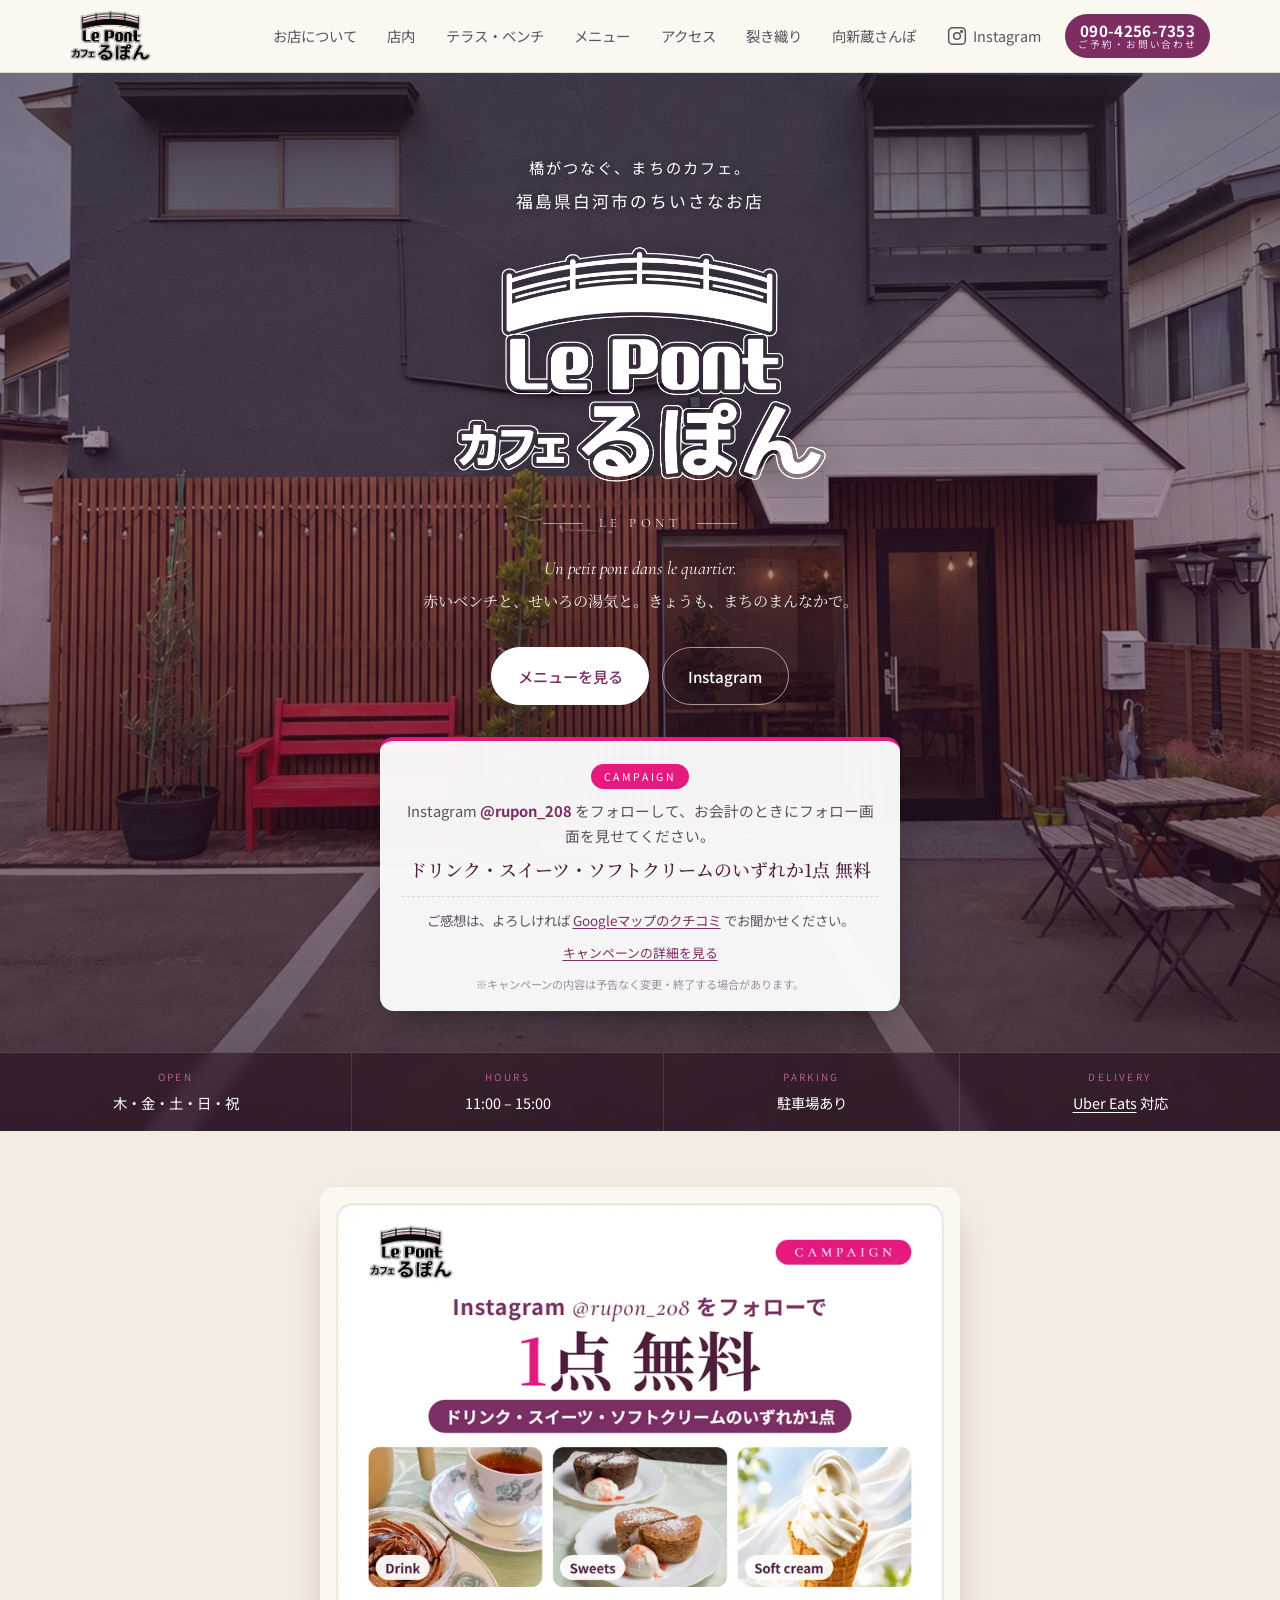
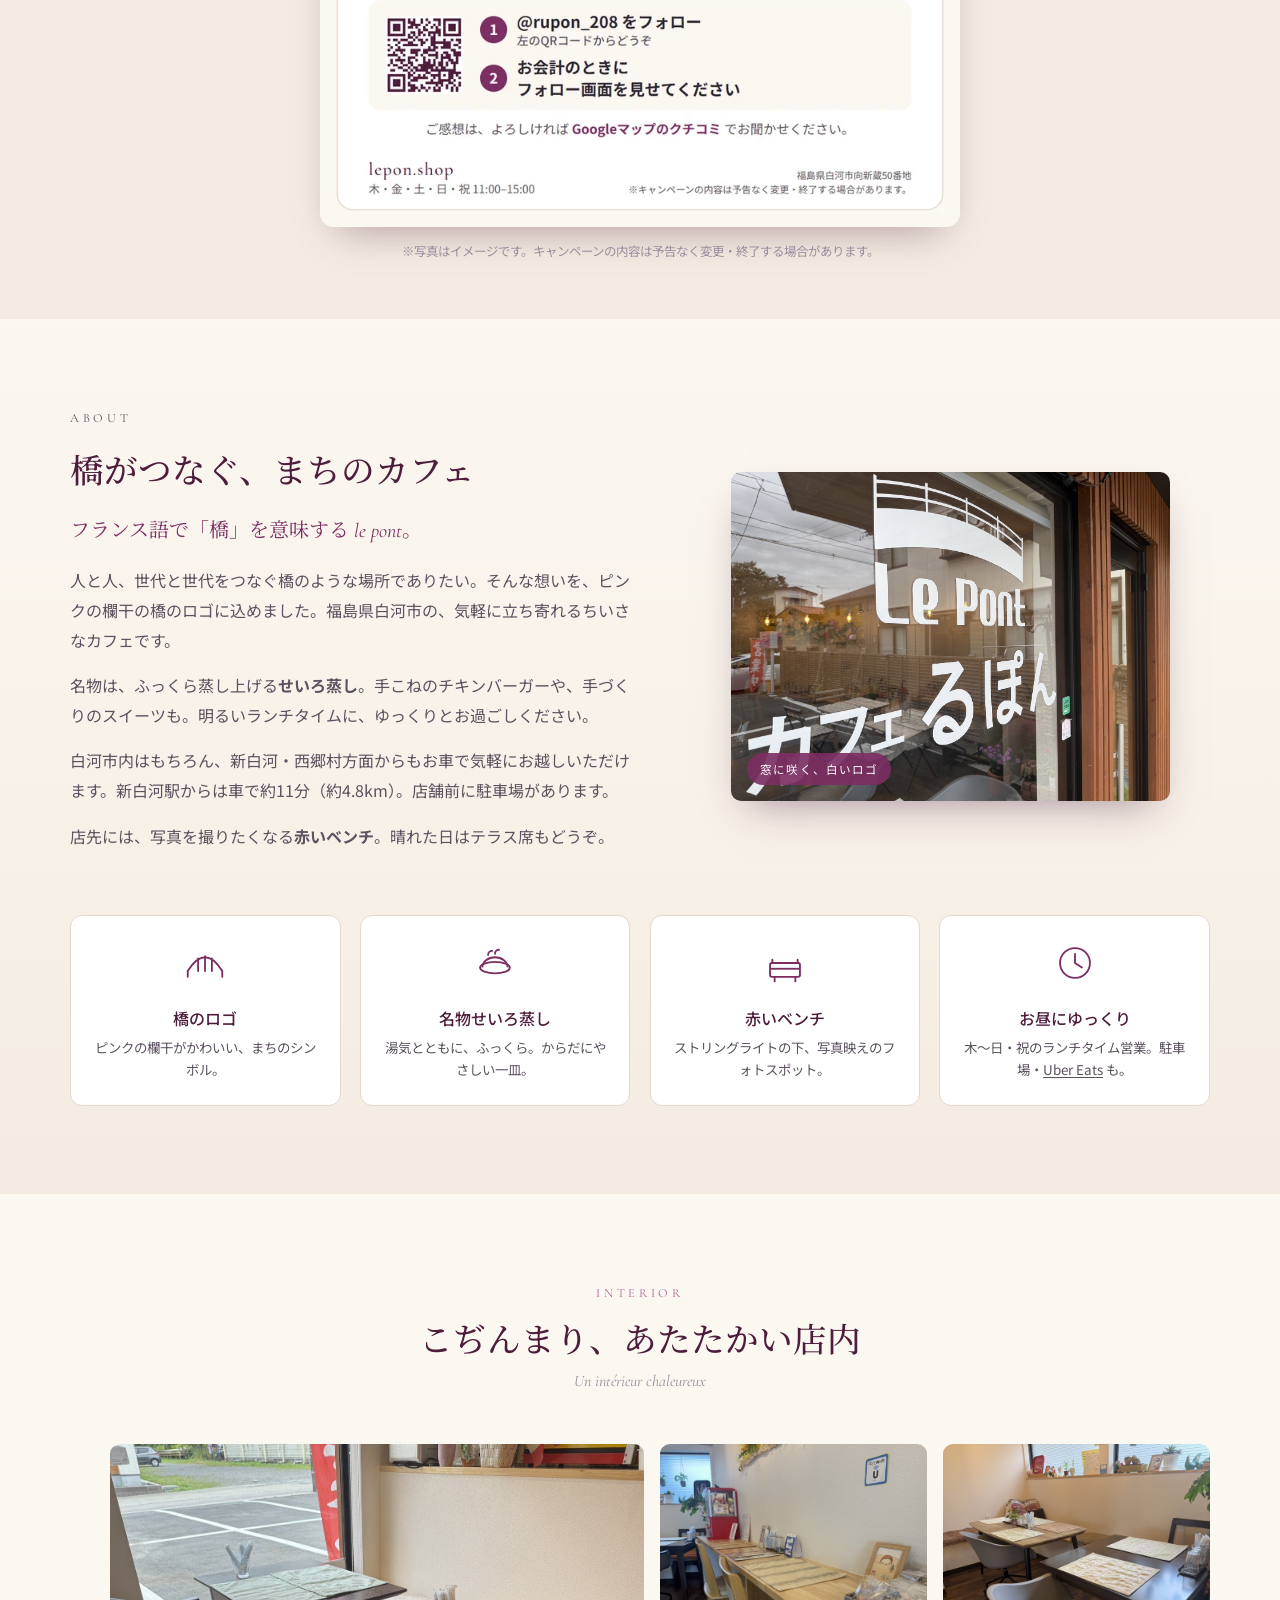
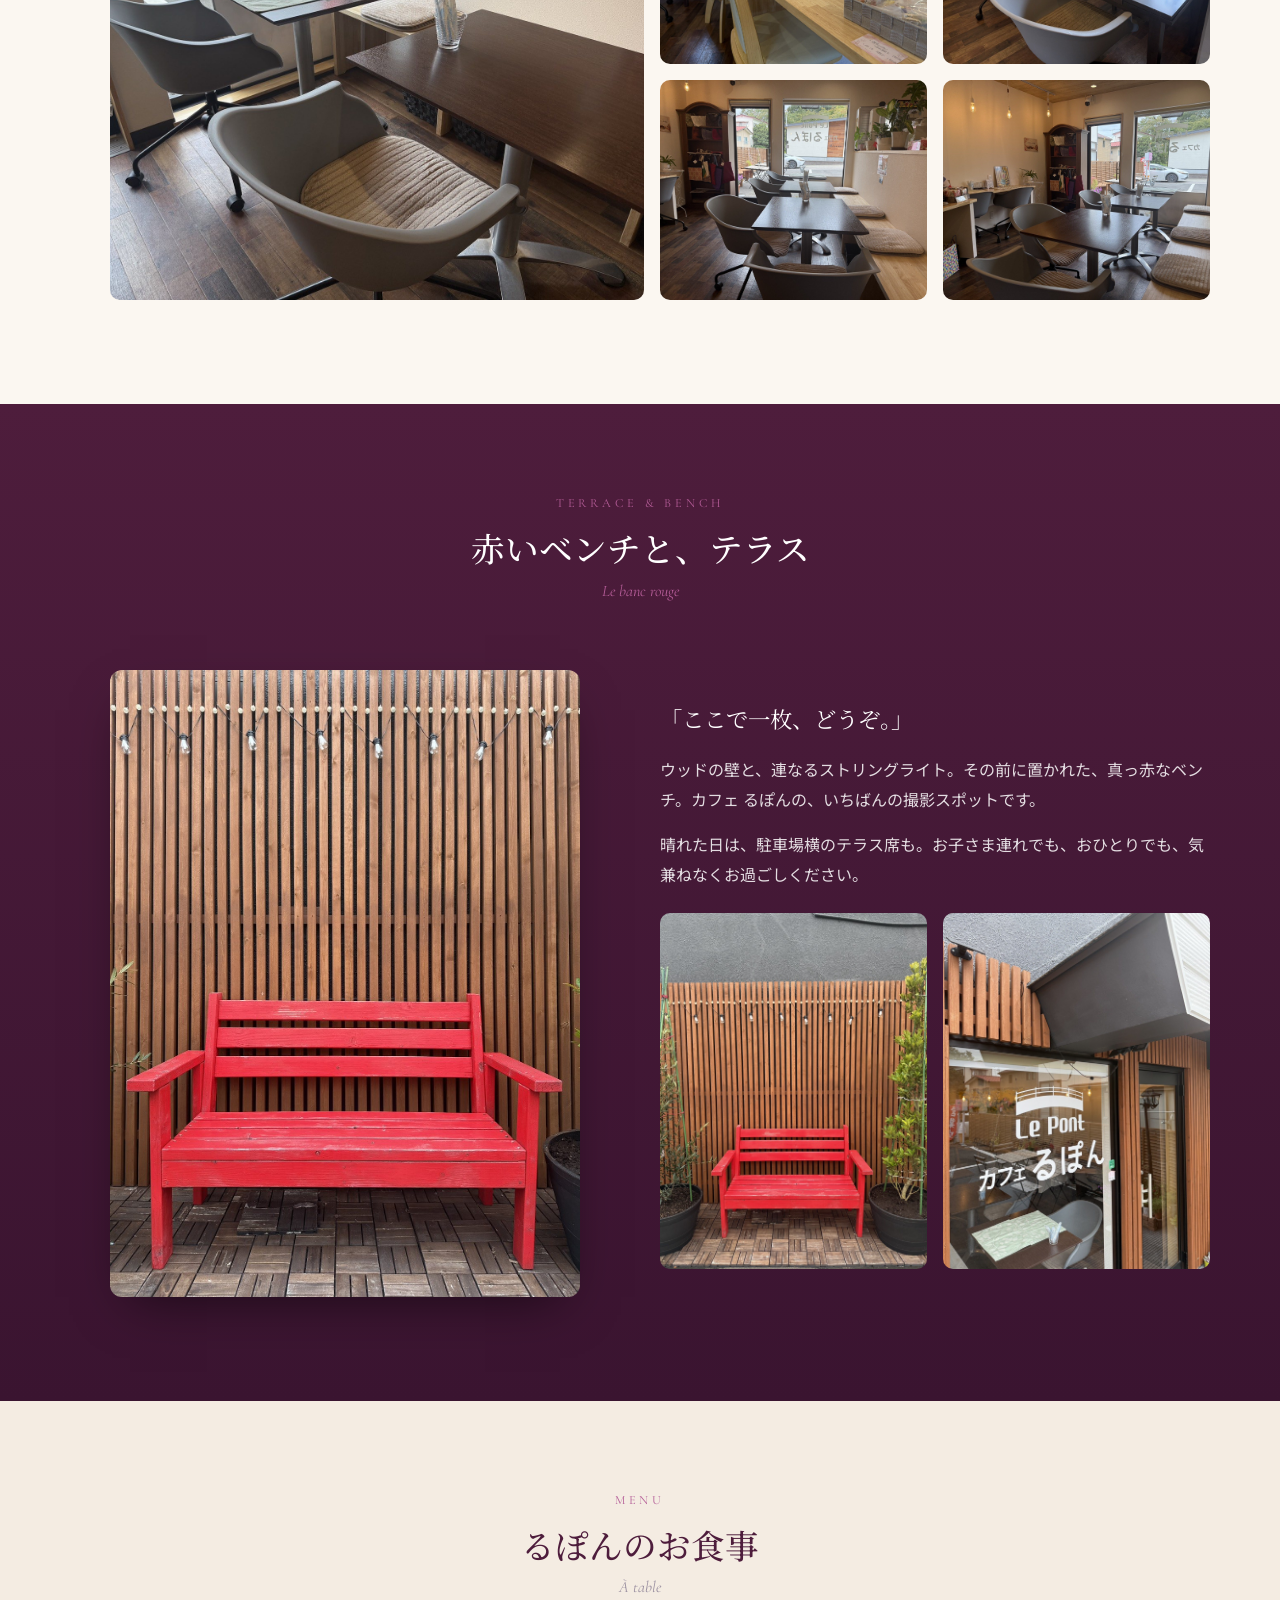
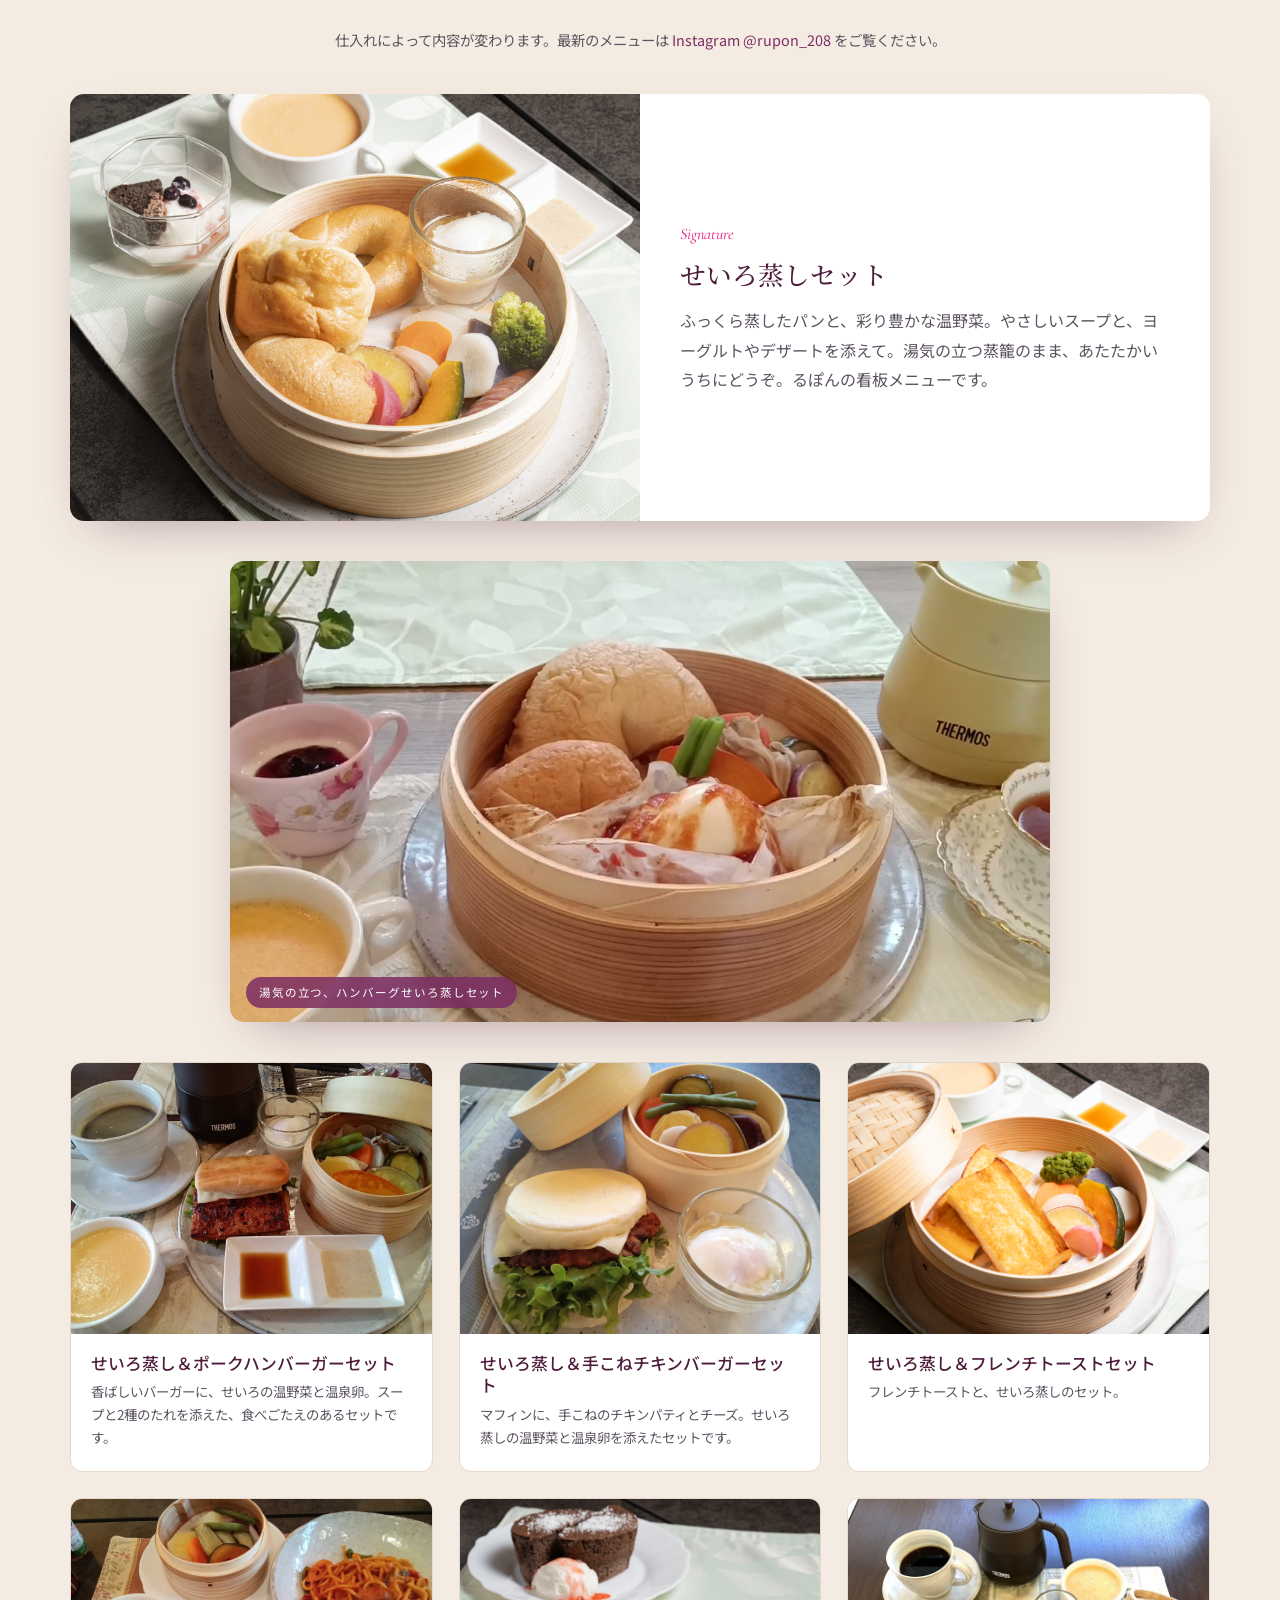
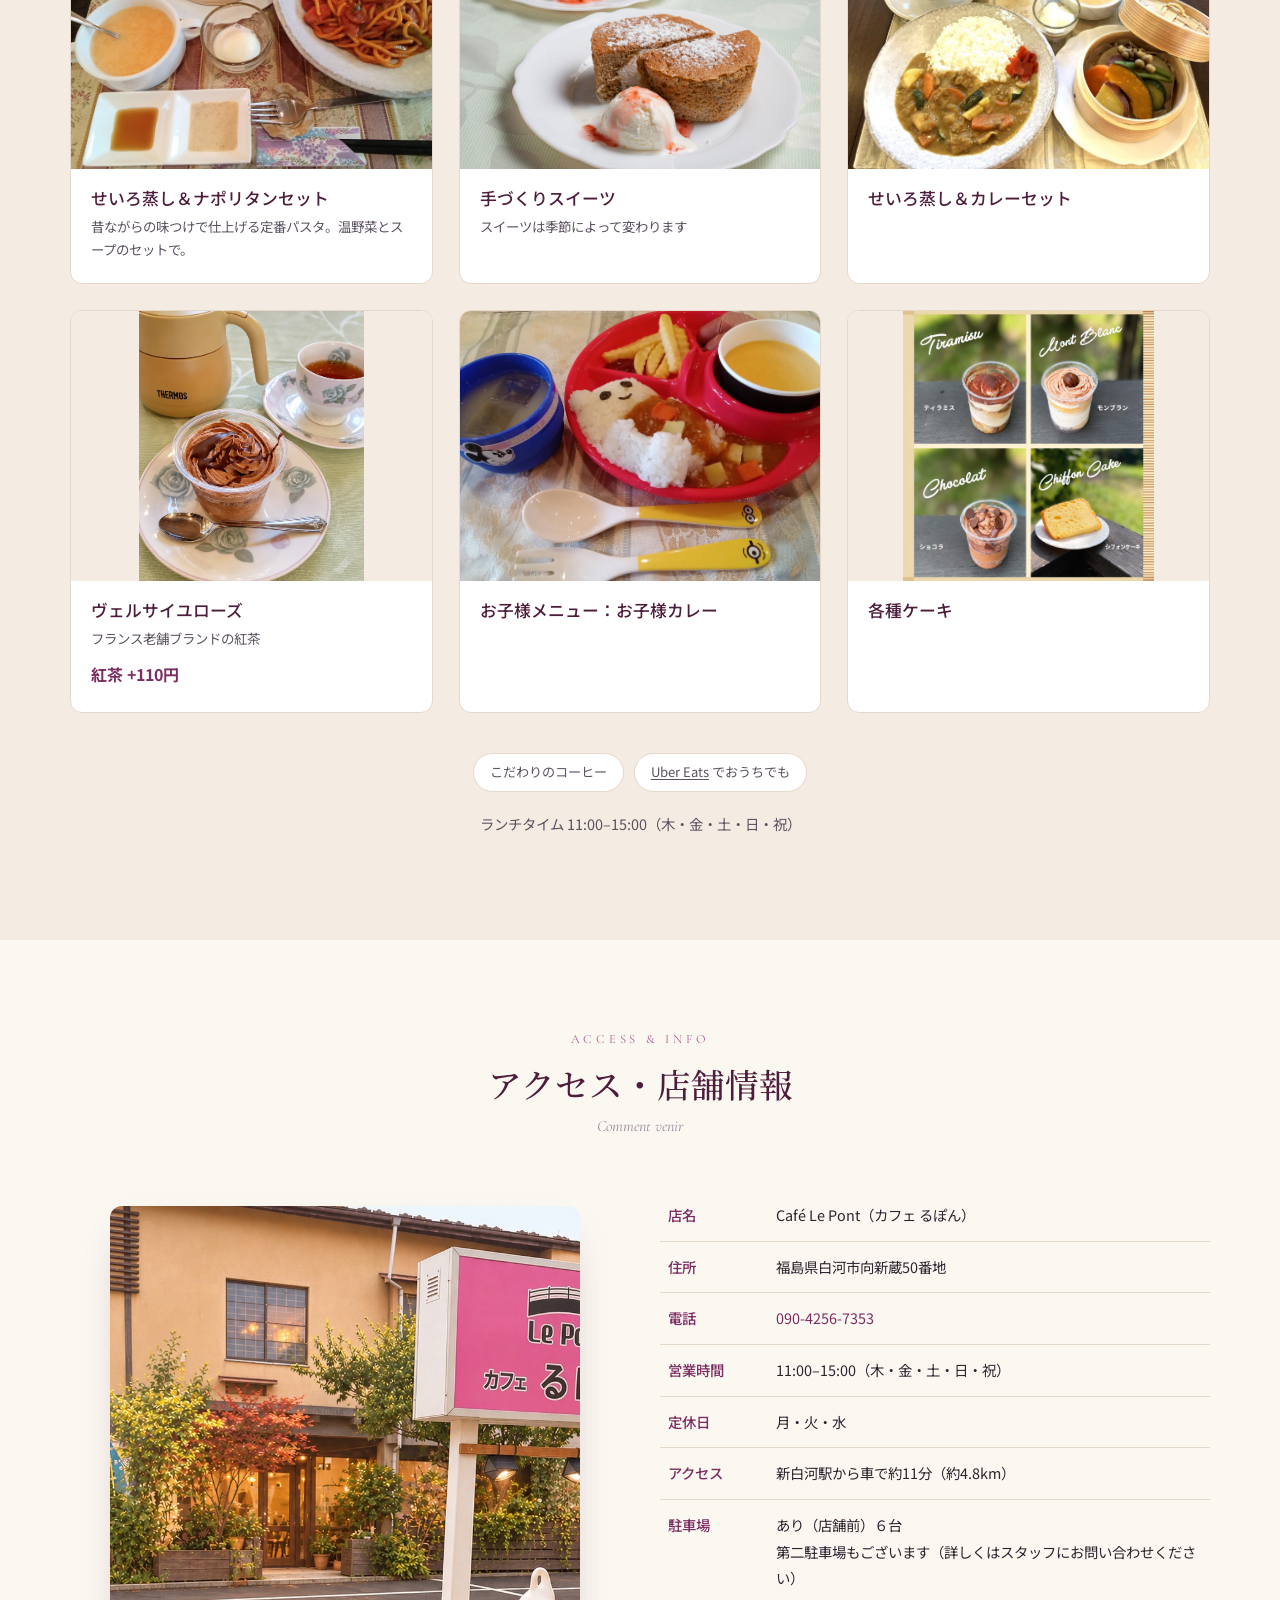
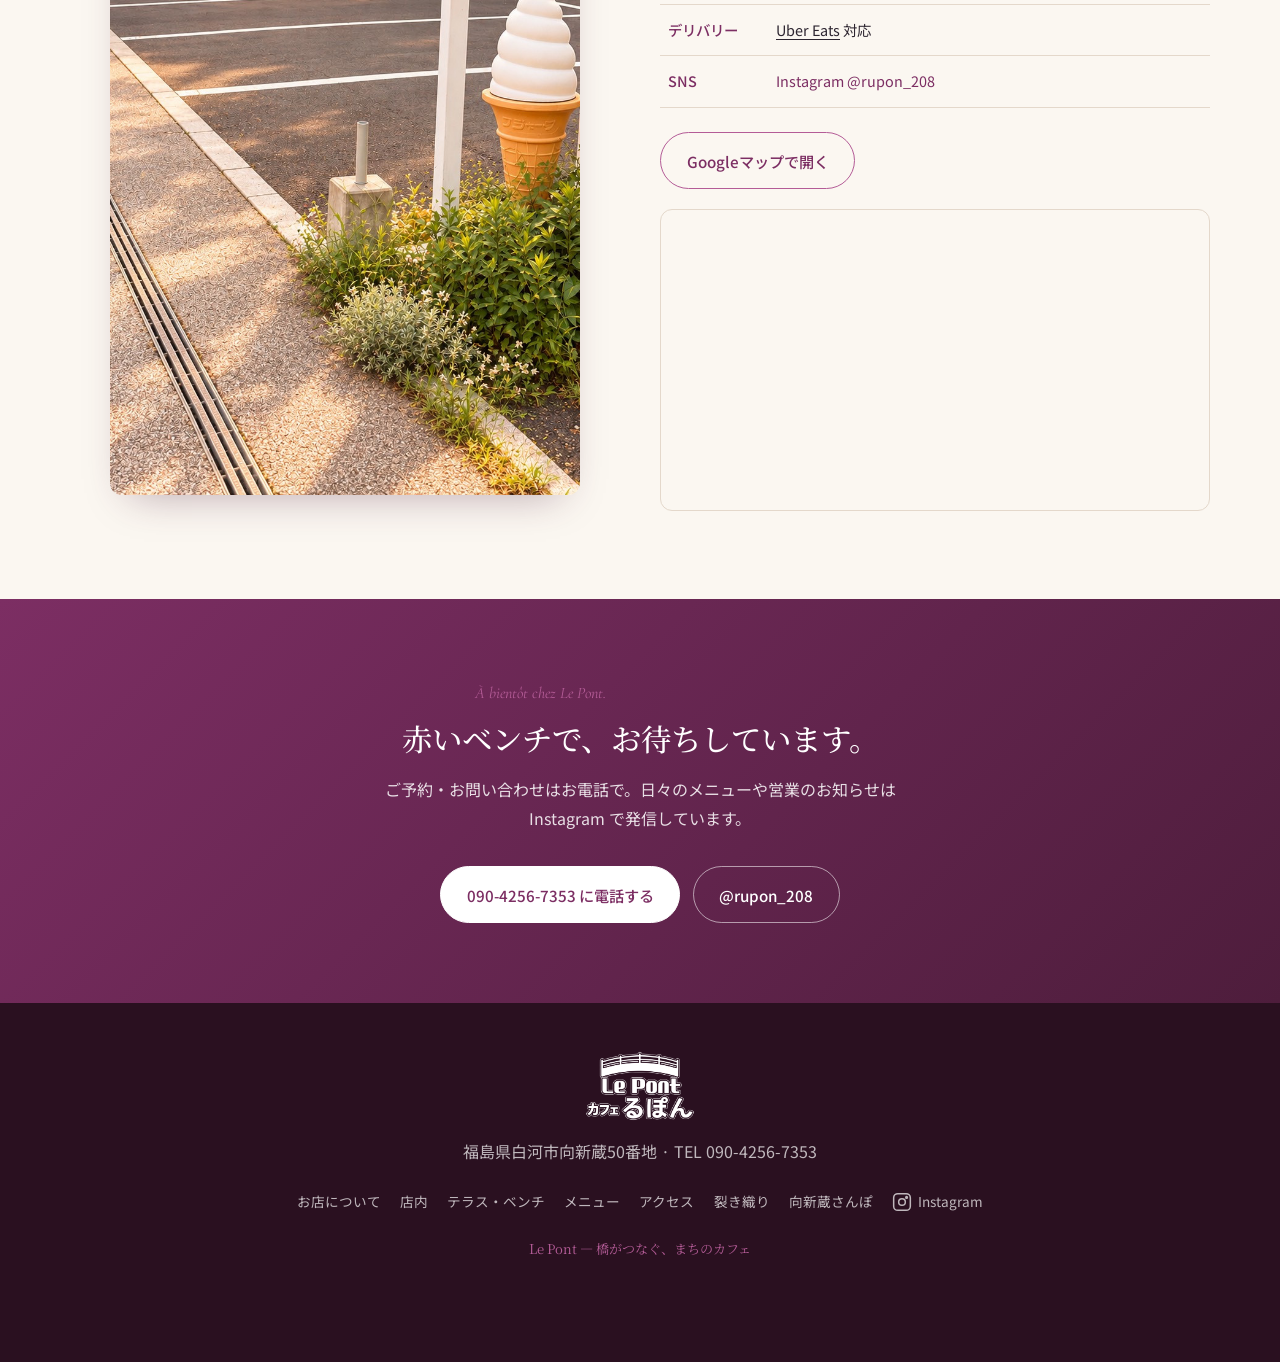
<file: index.html>
<!DOCTYPE html>
<html lang="ja">
<head>
<meta charset="UTF-8">
<meta name="viewport" content="width=device-width, initial-scale=1">
<meta name="robots" content="index, follow, max-image-preview:large">
<title>白河市のカフェ・ランチ｜せいろ蒸しのカフェるぽん（Café Le Pont）</title>
<meta name="description" content="白河市・新白河エリアでカフェランチなら、せいろ蒸しが名物の Café Le Pont（カフェ るぽん）へ。せいろ蒸しセット、手こねチキンバーガー、手づくりケーキ・スイーツ。赤いベンチとテラス席、駐車場あり。木〜日・祝 11:00–15:00。Uber Eats 対応。">
<meta property="og:type" content="website">
<meta property="og:title" content="白河市のカフェ・ランチ｜せいろ蒸しのカフェるぽん（Café Le Pont）">
<meta property="og:description" content="せいろ蒸しが名物の、まちのちいさなカフェ。赤いベンチとテラスでお待ちしています。">
<meta property="og:image" content="https://lepon.shop/assets/img/store/store-exterior-front.jpg">
<meta property="og:url" content="https://lepon.shop/">
<link rel="canonical" href="https://lepon.shop/">
<meta property="og:locale" content="ja_JP">
<meta property="og:site_name" content="Café Le Pont（カフェ るぽん）">
<meta name="twitter:card" content="summary_large_image">
<link rel="preconnect" href="https://fonts.googleapis.com">
<link rel="preconnect" href="https://fonts.gstatic.com" crossorigin>
<link href="https://fonts.googleapis.com/css2?family=Cormorant+Garamond:ital,wght@0,400;0,500;1,400&family=Noto+Sans+JP:wght@300;400;500;700&family=Noto+Serif+JP:wght@400;500&display=swap" rel="stylesheet">
<link rel="icon" type="image/png" href="assets/img/logo-180.png">
<link rel="apple-touch-icon" href="assets/img/logo-180.png">
<style>
/* ===== Café Le Pont — real-photo rebuild ===== */
:root{
  --grape:#4E1D3C;      /* deep aubergine (dark sections / text accents) */
  --plum:#7C2E63;       /* brand purple */
  --orchid:#B45C97;     /* signboard orchid */
  --pink:#E6197F;       /* bridge rail accent */
  --wood:#A06A3E;       /* cedar slat */
  --red:#D5333B;        /* red bench pop */
  --cream:#FBF7F1;
  --paper:#F4ECE2;
  --sand:#EADFD0;
  --ink:#2D2530;
  --ink-soft:#5C5260;
  --muted:#9A8FA0;
  --line:#E4D8CB;
  --serif-en:"Cormorant Garamond","Times New Roman",serif;
  --serif-ja:"Noto Serif JP","Hiragino Mincho ProN","Yu Mincho",serif;
  --sans:"Noto Sans JP","Hiragino Kaku Gothic ProN","Yu Gothic",sans-serif;
  --wrap:1140px;
}
*{box-sizing:border-box}
html{scroll-behavior:smooth}
body{
  margin:0;background:var(--cream);color:var(--ink);
  font-family:var(--sans);font-weight:400;line-height:1.85;
  -webkit-font-smoothing:antialiased;text-rendering:optimizeLegibility;
  overflow-x:hidden;
}
img,video{max-width:100%;height:auto;display:block}
a{color:var(--plum);text-decoration:none}
.social-link{display:inline-flex;align-items:center;gap:.4rem}
.social-link svg{width:20px;height:20px;flex-shrink:0}
.uber-link{color:inherit;text-decoration:underline;text-underline-offset:.18em}
h1,h2,h3{line-height:1.35;margin:0;font-weight:500}
.wrap{width:min(100% - 2.5rem,var(--wrap));margin-inline:auto}
.narrow{max-width:760px}
.skip{position:absolute;left:-999px}
.skip:focus{left:1rem;top:1rem;background:var(--grape);color:#fff;padding:.6rem 1rem;border-radius:6px;z-index:999}

/* ---- buttons ---- */
.btn{display:inline-flex;align-items:center;gap:.5rem;justify-content:center;
  padding:.85rem 1.6rem;border-radius:999px;font-weight:500;font-size:.95rem;
  border:1.5px solid transparent;transition:.25s;cursor:pointer}
.btn-fill{background:var(--plum);color:#fff;border-color:var(--plum)}
.btn-fill:hover{background:var(--grape);border-color:var(--grape)}
.btn-light{background:#fff;color:var(--plum);border-color:#fff}
.btn-light:hover{background:var(--cream)}
.btn-outline{background:transparent;color:#fff;border-color:rgba(255,255,255,.55)}
.btn-outline:hover{border-color:#fff;background:rgba(255,255,255,.1)}
.btn-ghost{background:transparent;color:var(--plum);border-color:var(--orchid)}
.btn-ghost:hover{background:var(--plum);color:#fff;border-color:var(--plum)}

/* ---- bridge divider ---- */
.bridge{display:block;margin:0 auto;color:var(--orchid)}

/* ---- header ---- */
.site-header{position:sticky;top:0;z-index:100;background:rgba(251,247,241,.92);
  backdrop-filter:blur(10px);border-bottom:1px solid var(--line)}
.header-inner{display:flex;align-items:center;justify-content:space-between;gap:1rem;min-height:72px;padding:.4rem 0}
.brand{display:flex;align-items:center;gap:.6rem}
.brand img{height:52px;width:auto}
.brand b{font-family:var(--serif-en);font-weight:500;font-size:1.15rem;color:var(--grape);letter-spacing:.02em;line-height:1}
.brand span{display:block;font-size:.66rem;letter-spacing:.3em;color:var(--orchid);margin-top:.2rem}
.site-nav{display:flex;align-items:center;gap:.3rem}
.site-nav a{padding:.5rem .8rem;color:var(--ink-soft);font-size:.9rem;position:relative}
.site-nav a:not(.nav-cta):hover{color:var(--plum)}
.site-nav a:not(.nav-cta)::after{content:"";position:absolute;left:.8rem;right:.8rem;bottom:.35rem;height:1.5px;background:var(--pink);transform:scaleX(0);transform-origin:left;transition:.25s}
.site-nav a:not(.nav-cta):hover::after{transform:scaleX(1)}
.nav-cta{display:flex;flex-direction:column;align-items:center;background:var(--plum);color:#fff!important;
  padding:.45rem 1rem;border-radius:999px;margin-left:.4rem;line-height:1.15}
.nav-cta:hover{background:var(--grape)}
.nav-cta b{font-size:.95rem;font-weight:700;letter-spacing:.02em}
.nav-cta small{font-size:.6rem;letter-spacing:.2em;opacity:.85}
.nav-toggle{display:none}

/* ---- hero ---- */
.hero{position:relative;min-height:88vh;display:flex;align-items:center;justify-content:center;text-align:center;color:#fff;overflow:hidden}
.hero-bg{position:absolute;inset:0;width:100%;height:100%;object-fit:cover;object-position:center 60%}
.hero::after{content:"";position:absolute;inset:0;
  background:linear-gradient(180deg,rgba(40,16,32,.55) 0%,rgba(62,20,48,.45) 45%,rgba(40,16,32,.72) 100%)}
.hero-inner{position:relative;z-index:2;padding:5rem 1.25rem 7.5rem}
.hero-kicker{font-size:.95rem;letter-spacing:.14em;margin:0 0 1.6rem;text-shadow:0 1px 10px rgba(0,0,0,.4)}
.hero-kicker span{display:inline-block;margin-top:.3rem;font-size:1.05rem}
.hero-logo{margin:0 auto;max-width:min(380px,64vw)}
.hero-logo img{display:block;width:100%;height:auto;filter:drop-shadow(0 4px 18px rgba(0,0,0,.35))}
.hero-depuis{font-family:var(--serif-en);letter-spacing:.35em;font-size:.8rem;margin:1.6rem 0 1rem;display:flex;gap:1rem;align-items:center;justify-content:center;opacity:.9}
.hero-depuis::before,.hero-depuis::after{content:"";width:40px;height:1px;background:rgba(255,255,255,.6)}
.hero-fr{font-family:var(--serif-en);font-style:italic;font-size:1.15rem;margin:.2rem 0 .1rem;opacity:.95}
.hero-ja{font-family:var(--serif-ja);font-size:.95rem;margin:.1rem 0 2rem;opacity:.92}
.hero-actions{display:flex;gap:.8rem;justify-content:center;flex-wrap:wrap}
.hero-campaign{margin:2rem auto 0;max-width:520px;background:rgba(255,255,255,.95);color:var(--ink);border-radius:14px;
  padding:1.2rem 1.4rem 1rem;box-shadow:0 14px 34px -14px rgba(0,0,0,.55);text-align:center;border-top:4px solid var(--pink)}
.hero-campaign .hc-tag{display:inline-block;font-size:.66rem;letter-spacing:.24em;text-transform:uppercase;color:#fff;background:var(--pink);
  border-radius:999px;padding:.15rem .8rem;margin:0 0 .6rem}
.hero-campaign .hc-main{margin:0 0 .5rem;font-size:.92rem;line-height:1.7;color:var(--ink-soft)}
.hero-campaign .hc-main a{color:var(--plum);font-weight:700}
.hero-campaign .hc-gift{display:block;margin-top:.35rem;font-family:var(--serif-ja);font-size:1.12rem;color:var(--grape);font-weight:500}
.hero-campaign .hc-review{margin:.7rem 0 0;padding-top:.7rem;border-top:1px dashed var(--line);font-size:.84rem;color:var(--ink-soft)}
.hero-campaign .hc-review a{color:var(--plum);text-decoration:underline;text-underline-offset:.18em}
.hero-campaign .hc-note{margin:.5rem 0 0;font-size:.7rem;color:var(--muted)}
.campaign-sec{background:var(--paper);padding:3.5rem 0}
.campaign-fig{margin:0 auto;max-width:640px}
.campaign-fig img{width:100%;height:auto;border-radius:14px;box-shadow:0 18px 40px -18px rgba(78,29,60,.45)}
.campaign-fig figcaption{text-align:center;font-size:.78rem;color:var(--muted);margin-top:.8rem}
.hero-campaign .hc-more{display:inline-block;margin-top:.5rem;font-size:.8rem;color:var(--plum);text-decoration:underline;text-underline-offset:.18em}
.hero-facts{position:absolute;z-index:2;left:0;right:0;bottom:0;margin:0;
  display:flex;flex-wrap:wrap;justify-content:center;gap:0;
  background:rgba(40,14,30,.55);backdrop-filter:blur(6px);border-top:1px solid rgba(255,255,255,.14)}
.hero-facts>div{flex:1 1 auto;min-width:150px;padding:.9rem 1.2rem;text-align:center;border-left:1px solid rgba(255,255,255,.12)}
.hero-facts>div:first-child{border-left:none}
.hero-facts dt{font-size:.62rem;letter-spacing:.24em;color:var(--orchid);text-transform:uppercase}
.hero-facts dd{margin:.25rem 0 0;font-size:.9rem;color:#fff}

/* ---- section scaffolding ---- */
.section{padding:5.5rem 0}
.section-head{text-align:center;margin-bottom:3rem}
.section-label{font-family:var(--serif-en);letter-spacing:.3em;text-transform:uppercase;font-size:.78rem;color:var(--orchid);margin:0 0 .6rem}
.section-title{font-family:var(--serif-ja);font-size:clamp(1.5rem,4.5vw,2.1rem);color:var(--grape)}
.section-sub{font-family:var(--serif-en);font-style:italic;color:var(--muted);margin:.4rem 0 0}

/* ---- about ---- */
.about{background:linear-gradient(180deg,var(--cream),var(--paper))}
.about-grid{display:grid;grid-template-columns:1.05fr .95fr;gap:3rem;align-items:center}
.about-text .drop{font-family:var(--serif-ja);font-size:1.25rem;color:var(--plum);margin:0 0 1rem}
.about-text p{margin:0 0 1rem;color:var(--ink-soft)}
.about-text em{font-family:var(--serif-en);font-style:italic;color:var(--plum)}
.about-photo{position:relative}
.about-photo img{border-radius:10px;box-shadow:0 18px 40px -18px rgba(78,29,60,.5);aspect-ratio:4/3;object-fit:cover;width:100%}
.about-photo figcaption{position:absolute;left:1rem;bottom:1rem;background:rgba(124,46,99,.9);color:#fff;font-size:.72rem;letter-spacing:.1em;padding:.35rem .8rem;border-radius:999px}
.pillars{list-style:none;margin:3rem 0 0;padding:0;display:grid;grid-template-columns:repeat(4,1fr);gap:1.2rem}
.pillars li{background:#fff;border:1px solid var(--line);border-radius:12px;padding:1.5rem 1.2rem;text-align:center}
.pillars .ic{width:46px;height:46px;margin:0 auto .8rem;color:var(--plum)}
.pillars h3{font-size:1rem;color:var(--grape);margin-bottom:.4rem}
.pillars p{font-size:.84rem;color:var(--ink-soft);margin:0;line-height:1.7}

/* ---- gallery (interior / terrace) ---- */
.band-interior{background:var(--cream)}
.band-terrace{background:linear-gradient(180deg,var(--grape),#3a1430);color:#fff}
.band-terrace .section-title{color:#fff}
.band-terrace .section-sub{color:var(--orchid)}
.gal{display:grid;gap:1rem}
.gal-interior{grid-template-columns:2fr 1fr 1fr;grid-auto-rows:220px}
.gal-interior li{list-style:none;overflow:hidden;border-radius:10px}
.gal-interior li:first-child{grid-row:span 2;grid-column:span 1}
.gal-interior img{width:100%;height:100%;object-fit:cover;transition:.5s}
.gal-interior li:hover img{transform:scale(1.05)}
.terrace-layout{display:grid;grid-template-columns:1fr 1fr;gap:2.5rem;align-items:center}
.terrace-bench{position:relative;border-radius:12px;overflow:hidden;box-shadow:0 20px 50px -20px rgba(0,0,0,.6)}
.terrace-bench img{width:100%;aspect-ratio:3/4;object-fit:cover}
.terrace-copy p{color:rgba(255,255,255,.85)}
.terrace-copy .big{font-family:var(--serif-ja);font-size:1.4rem;color:#fff;margin:0 0 1rem}
.terrace-mini{display:grid;grid-template-columns:1fr 1fr;gap:1rem;margin-top:1.5rem}
.terrace-mini img{border-radius:10px;aspect-ratio:3/4;object-fit:cover}

/* ---- menu ---- */
.menu{background:var(--paper)}
.menu-note{text-align:center;color:var(--ink-soft);font-size:.9rem;margin:-1.5rem auto 2.5rem;max-width:620px}
.menu-signature{display:grid;grid-template-columns:1fr 1fr;gap:0;border-radius:14px;overflow:hidden;
  box-shadow:0 20px 50px -24px rgba(78,29,60,.45);background:#fff;margin-bottom:2.5rem}
.menu-signature img{width:100%;height:100%;object-fit:cover;min-height:320px}
.menu-signature .txt{padding:2.5rem;display:flex;flex-direction:column;justify-content:center}
.menu-signature .tag{font-family:var(--serif-en);font-style:italic;color:var(--pink);margin:0 0 .5rem}
.menu-signature h3{font-family:var(--serif-ja);font-size:1.6rem;color:var(--grape);margin:0 0 .9rem}
.menu-signature p{color:var(--ink-soft);margin:0}
.menu-clip{max-width:820px;margin:0 auto 2.5rem;border-radius:14px;overflow:hidden;position:relative;box-shadow:0 20px 50px -24px rgba(78,29,60,.45)}
.menu-clip video{display:block;width:100%;aspect-ratio:16/9;object-fit:cover}
.menu-clip figcaption{position:absolute;left:1rem;bottom:.9rem;background:rgba(124,46,99,.85);color:#fff;font-size:.72rem;letter-spacing:.08em;padding:.3rem .8rem;border-radius:999px;backdrop-filter:blur(4px)}
.menu-grid{list-style:none;margin:0;padding:0;display:grid;grid-template-columns:repeat(3,1fr);gap:1.6rem}
.menu-grid li{background:#fff;border-radius:12px;overflow:hidden;border:1px solid var(--line);transition:.3s}
.menu-grid li:hover{transform:translateY(-4px);box-shadow:0 16px 36px -18px rgba(78,29,60,.4)}
.menu-grid figure{margin:0;overflow:hidden;aspect-ratio:4/3}
.menu-grid img{width:100%;height:100%;object-fit:cover;transition:.5s}
.menu-grid li:hover img{transform:scale(1.06)}
.menu-grid .photo-contain{background:var(--paper)}
.menu-grid .photo-contain img{object-fit:contain}
.menu-grid li:hover .photo-contain img{transform:none}
.menu-grid .body{padding:1.1rem 1.25rem 1.4rem}
.menu-grid h3{font-size:1.05rem;color:var(--grape);margin-bottom:.35rem}
.menu-grid p{font-size:.84rem;color:var(--ink-soft);margin:0;line-height:1.7}
.menu-grid .price{display:inline-block;margin-top:.6rem;font-weight:700;color:var(--plum)}
.menu-foot{text-align:center;margin-top:2.5rem;color:var(--ink-soft);font-size:.9rem}
.menu-foot .pills{display:flex;gap:.6rem;flex-wrap:wrap;justify-content:center;margin-bottom:1.2rem}
.menu-foot .pills span{background:#fff;border:1px solid var(--line);border-radius:999px;padding:.4rem 1rem;font-size:.82rem;color:var(--ink-soft)}

/* ---- access ---- */
.access-grid{display:grid;grid-template-columns:1fr 1fr;gap:2.5rem;align-items:stretch}
.access-photo{border-radius:12px;overflow:hidden;box-shadow:0 18px 40px -20px rgba(78,29,60,.4)}
.access-photo img{width:100%;height:100%;object-fit:cover;min-height:280px}
.info-table{width:100%;border-collapse:collapse;margin-bottom:1.5rem}
.info-table th,.info-table td{text-align:left;padding:.75rem .5rem;border-bottom:1px solid var(--line);font-size:.9rem;vertical-align:top}
.info-table th{width:7.5em;color:var(--plum);font-weight:500}
.map{border-radius:12px;overflow:hidden;border:1px solid var(--line);margin-top:1.2rem}
.map iframe{width:100%;height:300px;border:0;display:block}

/* ---- cta ---- */
.cta{background:linear-gradient(135deg,var(--plum),var(--grape));color:#fff;text-align:center;padding:5rem 0}
.cta .fr{font-family:var(--serif-en);font-style:italic;color:var(--orchid);margin:0 0 .6rem}
.cta h2{font-family:var(--serif-ja);font-size:clamp(1.4rem,4vw,1.9rem);margin:0 0 1rem}
.cta p{color:rgba(255,255,255,.85);margin:0 auto 2rem;max-width:560px}

/* ---- footer ---- */
.site-footer{background:#2a1020;color:rgba(255,255,255,.7);padding:3rem 0 5.5rem;text-align:center}
.site-footer img{height:70px;width:auto;margin:0 auto 1rem}
.footer-nav{display:flex;gap:1.2rem;justify-content:center;flex-wrap:wrap;margin:1.4rem 0}
.footer-nav a{color:rgba(255,255,255,.7);font-size:.85rem}
.footer-nav a:hover{color:#fff}
.footer-tag{font-family:var(--serif-ja);font-size:.82rem;color:var(--orchid);margin-top:1rem}

/* ---- mobile call bar ---- */
.callbar{position:fixed;left:0;right:0;bottom:0;z-index:90;display:none;
  grid-template-columns:1fr 1fr;background:#fff;border-top:1px solid var(--line);
  padding-bottom:env(safe-area-inset-bottom)}
.callbar a{display:flex;align-items:center;justify-content:center;gap:.5rem;padding:.9rem;font-size:.9rem;font-weight:500}
.callbar svg{width:20px;height:20px}
.callbar .cb-tel{color:var(--plum)}
.callbar .cb-ig{color:#fff;background:linear-gradient(135deg,var(--plum),var(--pink))}

/* ---- responsive ---- */
@media(max-width:1180px){
  .about-grid,.terrace-layout,.menu-signature,.access-grid{grid-template-columns:1fr}
  .pillars{grid-template-columns:1fr 1fr}
  .menu-grid{grid-template-columns:1fr 1fr}
  .gal-interior{grid-template-columns:1fr 1fr;grid-auto-rows:160px}
  .gal-interior li:first-child{grid-column:span 2;grid-row:span 1;aspect-ratio:16/9}
  .menu-signature img{min-height:260px}
}
@media(max-width:1180px){
  /* backdrop-filter作る含有ブロックを解除しないとfixedパネルがヘッダー内に閉じ込められる */
  .site-header{backdrop-filter:none;-webkit-backdrop-filter:none;background:var(--cream)}
  .site-nav{position:fixed;inset:0 0 0 auto;width:min(82vw,320px);background:var(--cream);
    flex-direction:column;align-items:stretch;padding:5rem 1.5rem 2rem;gap:.2rem;z-index:110;overflow-y:auto;
    transform:translateX(100%);transition:.3s;box-shadow:-10px 0 40px -20px rgba(0,0,0,.4)}
  .site-nav a{padding:.95rem .6rem;border-bottom:1px solid var(--line);color:var(--grape);font-size:1rem;font-weight:500}
  .nav-cta{flex-direction:row;gap:.5rem;justify-content:center;margin:.8rem 0 0}
  #navchk:checked ~ .header-inner .site-nav{transform:translateX(0)}
  .nav-toggle{display:flex;flex-direction:column;gap:5px;width:30px;cursor:pointer;z-index:120;background:none;border:0;padding:4px}
  .nav-toggle span{height:2px;background:var(--grape);border-radius:2px;transition:.3s}
  #navchk:checked ~ .header-inner .nav-toggle span:nth-child(1){transform:translateY(7px) rotate(45deg)}
  #navchk:checked ~ .header-inner .nav-toggle span:nth-child(2){opacity:0}
  #navchk:checked ~ .header-inner .nav-toggle span:nth-child(3){transform:translateY(-7px) rotate(-45deg)}
}
@media(max-width:640px){
  .section{padding:3.5rem 0}
  .menu-grid{grid-template-columns:1fr}
  .pillars{grid-template-columns:1fr}
  .terrace-bench img{aspect-ratio:4/3}
  .hero{flex-direction:column;justify-content:center}
  .hero-inner{padding:3.2rem 1.25rem 2rem}
  .hero-facts{position:static;margin-top:.5rem}
  .hero-facts>div{min-width:50%}
  .callbar{display:grid}
  .site-footer{padding-bottom:6rem}
}
</style>
<script type="application/ld+json">
{
  "@context": "https://schema.org",
  "@type": "CafeOrCoffeeShop",
  "@id": "https://lepon.shop/#cafe",
  "name": "Café Le Pont（カフェ るぽん）",
  "alternateName": ["カフェるぽん", "カフェ るぽん", "Cafe Le Pont", "るぽん"],
  "description": "福島県白河市のちいさなカフェ。白河・新白河・西郷村方面からのランチに。名物のせいろ蒸しセット、手こねチキンバーガー、手づくりスイーツ。赤いベンチとテラス席あり。木〜日・祝のランチタイム営業。Uber Eats 対応。",
  "url": "https://lepon.shop/",
  "telephone": "+81-90-4256-7353",
  "image": [
    "https://lepon.shop/assets/img/store/store-exterior-front.jpg",
    "https://lepon.shop/assets/photos/food/seiro-set.jpg",
    "https://lepon.shop/assets/img/store/store-bench-1.jpg"
  ],
  "logo": "https://lepon.shop/assets/img/logo-color.png",
  "address": {
    "@type": "PostalAddress",
    "streetAddress": "向新蔵50",
    "addressLocality": "白河市",
    "addressRegion": "福島県",
    "addressCountry": "JP"
  },
  "hasMap": "https://www.google.com/maps/search/?api=1&query=%E7%A6%8F%E5%B3%B6%E7%9C%8C%E7%99%BD%E6%B2%B3%E5%B8%82%E5%90%91%E6%96%B0%E8%94%B550",
  "openingHoursSpecification": [{
    "@type": "OpeningHoursSpecification",
    "dayOfWeek": ["Thursday", "Friday", "Saturday", "Sunday"],
    "opens": "11:00",
    "closes": "15:00"
  }],
  "servesCuisine": ["カフェ", "せいろ蒸し", "ハンバーガー", "スイーツ"],
  "acceptsReservations": true,
  "amenityFeature": [
    {"@type": "LocationFeatureSpecification", "name": "駐車場", "value": true},
    {"@type": "LocationFeatureSpecification", "name": "テラス席", "value": true}
  ],
  "sameAs": [
    "https://www.instagram.com/rupon_208/",
    "https://www.ubereats.com/jp/store/%E3%82%AB%E3%83%95%E3%82%A7%E3%82%8B%E3%81%BB%E3%82%93/h5oHDyTFX6-hM830LQradA"
  ],
  "hasMenu": {
    "@type": "Menu",
    "url": "https://lepon.shop/#menu",
    "hasMenuSection": [{
      "@type": "MenuSection",
      "name": "ランチ・スイーツ",
      "hasMenuItem": [
        {"@type": "MenuItem", "name": "せいろ蒸しセット", "description": "ふっくら蒸したパンと彩り温野菜、スープ、ヨーグルトやデザートを添えた看板メニュー"},
        {"@type": "MenuItem", "name": "せいろ蒸し＆ポークハンバーガーセット"},
        {"@type": "MenuItem", "name": "せいろ蒸し＆手こねチキンバーガーセット"},
        {"@type": "MenuItem", "name": "せいろ蒸し＆フレンチトーストセット"},
        {"@type": "MenuItem", "name": "せいろ蒸し＆ナポリタンセット"},
        {"@type": "MenuItem", "name": "せいろ蒸し＆カレーセット"},
        {"@type": "MenuItem", "name": "お子様カレー"},
        {"@type": "MenuItem", "name": "手づくりスイーツ・各種ケーキ"},
        {"@type": "MenuItem", "name": "紅茶 ヴェルサイユローズ", "description": "フランス老舗ブランドの紅茶（セット +110円）"}
      ]
    }]
  }
}
</script>
</head>
<body>

<a class="skip" href="#main">本文へスキップ</a>

<header class="site-header" id="top">
  <input type="checkbox" id="navchk" hidden>
  <div class="wrap header-inner">
    <a class="brand" href="#top" aria-label="Café Le Pont（カフェ るぽん）ホーム">
      <img src="assets/img/logo-color.png" alt="Café Le Pont（カフェ るぽん）">
    </a>
    <label for="navchk" class="nav-toggle" aria-label="メニューを開く"><span></span><span></span><span></span></label>
    <nav class="site-nav" aria-label="メインメニュー">
      <a href="#about">お店について</a>
      <a href="#interior">店内</a>
      <a href="#terrace">テラス・ベンチ</a>
      <a href="#menu">メニュー</a>
      <a href="#access">アクセス</a>
      <a href="sakiori.html">裂き織り</a>
      <a href="mukaishinkura.html">向新蔵さんぽ</a>
      <a class="social-link" href="https://www.instagram.com/rupon_208/" target="_blank" rel="noopener"><svg viewBox="0 0 24 24" fill="none" stroke="currentColor" stroke-width="1.8" stroke-linecap="round" stroke-linejoin="round" aria-hidden="true" focusable="false"><rect x="2" y="2" width="20" height="20" rx="5"/><circle cx="12" cy="12" r="4"/><circle cx="17.5" cy="6.5" r="1"/></svg><span>Instagram</span></a>
      <a class="nav-cta" href="tel:09042567353"><b>090-4256-7353</b><small>ご予約・お問い合わせ</small></a>
    </nav>
  </div>
</header>

<main id="main">

  <!-- ============ HERO ============ -->
  <section class="hero">
    <img class="hero-bg" src="assets/img/store/store-exterior-front.jpg" alt="" aria-hidden="true">
    <div class="hero-inner">
      <p class="hero-kicker">橋がつなぐ、まちのカフェ。<br><span>福島県白河市のちいさなお店</span></p>
      <h1 class="hero-logo"><img src="assets/img/logo-white.png" alt="Café Le Pont（カフェ るぽん）" width="1463" height="938"></h1>
      <p class="hero-depuis">LE PONT</p>
      <p class="hero-fr"><em>Un petit pont dans le quartier.</em></p>
      <p class="hero-ja">赤いベンチと、せいろの湯気と。きょうも、まちのまんなかで。</p>
      <div class="hero-actions">
        <a class="btn btn-light" href="#menu">メニューを見る</a>
        <a class="btn btn-outline" href="https://www.instagram.com/rupon_208/" target="_blank" rel="noopener">Instagram</a>
      </div>
      <div class="hero-campaign">
        <p class="hc-tag">Campaign</p>
        <p class="hc-main">Instagram <a href="https://www.instagram.com/rupon_208/" target="_blank" rel="noopener">@rupon_208</a> をフォローして、お会計のときにフォロー画面を見せてください。
          <span class="hc-gift">ドリンク・スイーツ・ソフトクリームのいずれか1点 無料</span></p>
        <p class="hc-review">ご感想は、よろしければ <a href="https://g.page/r/Cf369FGSMMI5EAE/review" target="_blank" rel="noopener">Googleマップのクチコミ</a> でお聞かせください。</p>
        <a class="hc-more" href="#campaign">キャンペーンの詳細を見る</a>
        <p class="hc-note">※キャンペーンの内容は予告なく変更・終了する場合があります。</p>
      </div>
    </div>
    <dl class="hero-facts">
      <div><dt>Open</dt><dd>木・金・土・日・祝</dd></div>
      <div><dt>Hours</dt><dd>11:00 – 15:00</dd></div>
      <div><dt>Parking</dt><dd>駐車場あり</dd></div>
      <div><dt>Delivery</dt><dd><a class="uber-link" href="https://www.ubereats.com/jp/store/%E3%82%AB%E3%83%95%E3%82%A7%E3%82%8B%E3%81%BB%E3%82%93/h5oHDyTFX6-hM830LQradA?srsltid=AU7gw4WjFhVm8lzcCSdccPoFkjZ5MI-fsxpGR_SJoHnNoVECKi08KiCx" target="_blank" rel="noopener">Uber Eats</a> 対応</dd></div>
    </dl>
  </section>

  <!-- ============ CAMPAIGN ============ -->
  <section class="campaign-sec" id="campaign">
    <div class="wrap">
      <figure class="campaign-fig">
        <img src="assets/img/campaign-instagram-follow.webp"
             srcset="assets/img/campaign-instagram-follow-800.webp 800w, assets/img/campaign-instagram-follow.webp 1080w"
             sizes="(max-width:680px) 100vw, 640px"
             alt="カフェるぽんのInstagramフォローで1点無料キャンペーン。Instagram @rupon_208 をフォローして、お会計時にフォロー画面を見せると、ドリンク・スイーツ・ソフトクリームのいずれか1点が無料。ご感想は、よろしければGoogleマップのクチコミでお聞かせください。"
             width="1080" height="1080" loading="lazy">
        <figcaption>※写真はイメージです。キャンペーンの内容は予告なく変更・終了する場合があります。</figcaption>
      </figure>
    </div>
  </section>

  <!-- ============ ABOUT ============ -->
  <section class="section about" id="about">
    <div class="wrap">
      <div class="about-grid">
        <div class="about-text">
          <p class="section-label">About</p>
          <h2 class="section-title" style="text-align:left;margin-bottom:1.2rem">橋がつなぐ、まちのカフェ</h2>
          <p class="drop">フランス語で「橋」を意味する&nbsp;<em>le&nbsp;pont</em>。</p>
          <p>人と人、世代と世代をつなぐ橋のような場所でありたい。そんな想いを、ピンクの欄干の橋のロゴに込めました。福島県白河市の、気軽に立ち寄れるちいさなカフェです。</p>
          <p>名物は、ふっくら蒸し上げる<strong>せいろ蒸し</strong>。手こねのチキンバーガーや、手づくりのスイーツも。明るいランチタイムに、ゆっくりとお過ごしください。</p>
          <p>白河市内はもちろん、新白河・西郷村方面からもお車で気軽にお越しいただけます。新白河駅からは車で約11分（約4.8km）。店舗前に駐車場があります。</p>
          <p>店先には、写真を撮りたくなる<strong>赤いベンチ</strong>。晴れた日はテラス席もどうぞ。</p>
        </div>
        <figure class="about-photo">
          <img src="assets/img/store/store-window.jpg" alt="窓ガラスに描かれた Le Pont の白いロゴと、ガラス越しのテラス席" width="1477" height="1108" loading="lazy">
          <figcaption>窓に咲く、白いロゴ</figcaption>
        </figure>
      </div>

      <ul class="pillars">
        <li>
          <svg class="ic" viewBox="0 0 40 40" fill="none" stroke="currentColor" stroke-width="1.6"><path d="M5 27 C 15 11, 25 11, 35 27" stroke-linecap="round"/><g stroke-linecap="round"><line x1="5" y1="27" x2="5" y2="32"/><line x1="14" y1="16" x2="14" y2="27"/><line x1="20" y1="14" x2="20" y2="27"/><line x1="26" y1="16" x2="26" y2="27"/><line x1="35" y1="27" x2="35" y2="32"/></g></svg>
          <h3>橋のロゴ</h3><p>ピンクの欄干がかわいい、まちのシンボル。</p>
        </li>
        <li>
          <svg class="ic" viewBox="0 0 40 40" fill="none" stroke="currentColor" stroke-width="1.6"><ellipse cx="20" cy="24" rx="13" ry="5"/><path d="M9 24c0-5 5-9 11-9s11 4 11 9" /><path d="M14 13c0-2 1.5-3.5 3.5-3.5M20 12c0-2 1.5-3.5 3.5-3.5" stroke-linecap="round"/></svg>
          <h3>名物せいろ蒸し</h3><p>湯気とともに、ふっくら。からだにやさしい一皿。</p>
        </li>
        <li>
          <svg class="ic" viewBox="0 0 40 40" fill="none" stroke="currentColor" stroke-width="1.6"><rect x="7" y="20" width="26" height="12" rx="1.5"/><line x1="7" y1="25" x2="33" y2="25"/><line x1="11" y1="32" x2="11" y2="36" stroke-linecap="round"/><line x1="29" y1="32" x2="29" y2="36" stroke-linecap="round"/><path d="M9 20v-3M31 20v-3" stroke-linecap="round"/></svg>
          <h3>赤いベンチ</h3><p>ストリングライトの下、写真映えのフォトスポット。</p>
        </li>
        <li>
          <svg class="ic" viewBox="0 0 40 40" fill="none" stroke="currentColor" stroke-width="1.6"><circle cx="20" cy="20" r="13"/><path d="M20 12v8l6 4" stroke-linecap="round" stroke-linejoin="round"/></svg>
          <h3>お昼にゆっくり</h3><p>木〜日・祝のランチタイム営業。駐車場・<a class="uber-link" href="https://www.ubereats.com/jp/store/%E3%82%AB%E3%83%95%E3%82%A7%E3%82%8B%E3%81%BB%E3%82%93/h5oHDyTFX6-hM830LQradA?srsltid=AU7gw4WjFhVm8lzcCSdccPoFkjZ5MI-fsxpGR_SJoHnNoVECKi08KiCx" target="_blank" rel="noopener">Uber Eats</a> も。</p>
        </li>
      </ul>
    </div>
  </section>

  <!-- ============ INTERIOR ============ -->
  <section class="section band-interior" id="interior">
    <div class="wrap">
      <header class="section-head">
        <p class="section-label">Interior</p>
        <h2 class="section-title">こぢんまり、あたたかい店内</h2>
        <p class="section-sub">Un intérieur chaleureux</p>
      </header>
      <ul class="gal gal-interior">
        <li><img src="assets/img/store/store-interior-1.jpg" alt="窓際のテーブル席。グレーの椅子にニットのクッション" width="1477" height="1108" loading="lazy"></li>
        <li><img src="assets/img/store/store-interior-2.jpg" alt="木のテーブルが並ぶ、明るい店内" width="1477" height="1108" loading="lazy"></li>
        <li><img src="assets/img/store/store-interior-3.jpg" alt="やわらかな光がさしこむ店内の様子" width="1477" height="1108" loading="lazy"></li>
        <li><img src="assets/img/store/store-interior-4.jpg" alt="ゆったりくつろげる店内の席" width="1477" height="1108" loading="lazy"></li>
        <li><img src="assets/img/store/store-interior-5.jpg" alt="カウンターまわりの様子" width="1477" height="1108" loading="lazy"></li>
      </ul>
    </div>
  </section>

  <!-- ============ TERRACE / RED BENCH ============ -->
  <section class="section band-terrace" id="terrace">
    <div class="wrap">
      <header class="section-head">
        <p class="section-label">Terrace &amp; Bench</p>
        <h2 class="section-title">赤いベンチと、テラス</h2>
        <p class="section-sub">Le banc rouge</p>
      </header>
      <div class="terrace-layout">
        <figure class="terrace-bench">
          <img src="assets/img/store/store-bench-1.jpg" alt="ウッドの壁とストリングライトを背にした、真っ赤なベンチ" width="1108" height="1477" loading="lazy">
        </figure>
        <div class="terrace-copy">
          <p class="big">「ここで一枚、どうぞ。」</p>
          <p>ウッドの壁と、連なるストリングライト。その前に置かれた、真っ赤なベンチ。カフェ るぽんの、いちばんの撮影スポットです。</p>
          <p>晴れた日は、駐車場横のテラス席も。お子さま連れでも、おひとりでも、気兼ねなくお過ごしください。</p>
          <div class="terrace-mini">
            <img src="assets/img/store/store-bench-2.jpg" alt="赤いベンチとグリーン" width="1108" height="1477" loading="lazy">
            <img src="assets/img/store/store-entrance.jpg" alt="ウッド格子の入口とガラス扉" width="1108" height="1477" loading="lazy">
          </div>
        </div>
      </div>
    </div>
  </section>

  <!-- ============ MENU ============ -->
  <section class="section menu" id="menu">
    <div class="wrap">
      <header class="section-head">
        <p class="section-label">Menu</p>
        <h2 class="section-title">るぽんのお食事</h2>
        <p class="section-sub">À table</p>
      </header>
      <p class="menu-note">仕入れによって内容が変わります。最新のメニューは <a href="https://www.instagram.com/rupon_208/" target="_blank" rel="noopener">Instagram @rupon_208</a> をご覧ください。</p>

      <div class="menu-signature">
        <img src="assets/photos/food/seiro-set.jpg" alt="パンと彩り温野菜、温泉卵、スープを添えたせいろ蒸しセット" width="801" height="601" loading="lazy">
        <div class="txt">
          <p class="tag">Signature</p>
          <h3>せいろ蒸しセット</h3>
          <p>ふっくら蒸したパンと、彩り豊かな温野菜。やさしいスープと、ヨーグルトやデザートを添えて。湯気の立つ蒸籠のまま、あたたかいうちにどうぞ。るぽんの看板メニューです。</p>
        </div>
      </div>

      <figure class="menu-clip">
        <video src="assets/video/menu-clip.mp4" poster="assets/video/menu-clip-poster.jpg"
               muted loop playsinline preload="metadata" aria-label="せいろ蒸しセットの様子"></video>
        <figcaption>湯気の立つ、ハンバーグせいろ蒸しセット</figcaption>
      </figure>

      <ul class="menu-grid">
        <li>
          <figure><img src="assets/photos/food/food-25.jpg" alt="バーガーとせいろ蒸しの温野菜・温泉卵・スープ・2種のたれを添えたセット" width="1200" height="900" loading="lazy"></figure>
          <div class="body"><h3>せいろ蒸し＆ポークハンバーガーセット</h3><p>香ばしいバーガーに、せいろの温野菜と温泉卵。スープと2種のたれを添えた、食べごたえのあるセットです。</p></div>
        </li>
        <li>
          <figure><img src="assets/photos/food/KIMG20250719_145131269~2.JPG" alt="手こねチキンバーガーとせいろ蒸しの温野菜、温泉卵のセット" width="3264" height="2448" loading="lazy"></figure>
          <div class="body"><h3>せいろ蒸し＆手こねチキンバーガーセット</h3><p>マフィンに、手こねのチキンパティとチーズ。せいろ蒸しの温野菜と温泉卵を添えたセットです。</p></div>
        </li>
        <li>
          <figure><img src="assets/photos/food/food-08.jpg" alt="せいろで蒸したトーストと温野菜" width="892" height="669" loading="lazy"></figure>
          <div class="body"><h3>せいろ蒸し＆フレンチトーストセット</h3><p>フレンチトーストと、せいろ蒸しのセット。</p></div>
        </li>
        <li>
          <figure><img src="assets/photos/food/image.jpg" alt="ナポリタンとせいろ蒸しの温野菜、温泉卵、スープのセット" width="3264" height="2448" loading="lazy"></figure>
          <div class="body"><h3>せいろ蒸し＆ナポリタンセット</h3><p>昔ながらの味つけで仕上げる定番パスタ。温野菜とスープのセットで。</p></div>
        </li>
        <li>
          <figure><img src="assets/photos/food/food-05.jpg" alt="粉糖をふったガトーショコラとシフォンケーキにアイスを添えたスイーツ" width="892" height="669" loading="lazy"></figure>
          <div class="body"><h3>手づくりスイーツ</h3><p>スイーツは季節によって変わります</p></div>
        </li>
        <li>
          <figure><img src="assets/photos/food/curry-set.jpg" alt="カレーとせいろ蒸しの温野菜、スープ、ドリンクを添えたカレーセット" width="1477" height="1108" loading="lazy"></figure>
          <div class="body"><h3>せいろ蒸し＆カレーセット</h3></div>
        </li>
      </ul>

      <ul class="menu-grid" style="margin-top:1.6rem">
        <li>
          <figure class="photo-contain"><img src="assets/photos/food/S__69287965.jpg" alt="紅茶のポットとカップ、スイーツ" width="1146" height="1373" loading="lazy"></figure>
          <div class="body"><h3>ヴェルサイユローズ</h3><p>フランス老舗ブランドの紅茶</p><span class="price">紅茶 +110円</span></div>
        </li>
        <li>
          <figure><img src="assets/photos/food/S__69287966.jpg" alt="顔の形のごはんにカレー、ポテト、スープを添えたお子様カレー" width="1477" height="1108" loading="lazy"></figure>
          <div class="body"><h3>お子様メニュー：お子様カレー</h3></div>
        </li>
        <li>
          <figure class="photo-contain"><img src="assets/photos/food/assorted-cakes.png" alt="ティラミス、モンブラン、ショコラ、シフォンケーキの写真" width="1209" height="1300" loading="lazy"></figure>
          <div class="body"><h3>各種ケーキ</h3></div>
        </li>
      </ul>

      <div class="menu-foot">
        <div class="pills">
          <span>こだわりのコーヒー</span>
          <span><a class="uber-link" href="https://www.ubereats.com/jp/store/%E3%82%AB%E3%83%95%E3%82%A7%E3%82%8B%E3%81%BB%E3%82%93/h5oHDyTFX6-hM830LQradA?srsltid=AU7gw4WjFhVm8lzcCSdccPoFkjZ5MI-fsxpGR_SJoHnNoVECKi08KiCx" target="_blank" rel="noopener">Uber Eats</a> でおうちでも</span>
        </div>
        <p>ランチタイム 11:00–15:00（木・金・土・日・祝）</p>
      </div>
    </div>
  </section>

  <!-- ============ ACCESS ============ -->
  <section class="section access" id="access">
    <div class="wrap">
      <header class="section-head">
        <p class="section-label">Access &amp; Info</p>
        <h2 class="section-title">アクセス・店舗情報</h2>
        <p class="section-sub">Comment venir</p>
      </header>
      <div class="access-grid">
        <figure class="access-photo">
          <img src="assets/img/store/store-parking-20261016.jpg" alt="カフェ るぽんの看板と店舗前の駐車場" width="1086" height="1448" loading="lazy">
        </figure>
        <div>
          <table class="info-table">
            <tbody>
              <tr><th>店名</th><td>Café Le Pont（カフェ るぽん）</td></tr>
              <tr><th>住所</th><td>福島県白河市向新蔵50番地</td></tr>
              <tr><th>電話</th><td><a href="tel:09042567353">090-4256-7353</a></td></tr>
              <tr><th>営業時間</th><td>11:00–15:00（木・金・土・日・祝）</td></tr>
              <tr><th>定休日</th><td>月・火・水</td></tr>
              <tr><th>アクセス</th><td>新白河駅から車で約11分（約4.8km）</td></tr>
              <tr><th>駐車場</th><td>あり（店舗前）６台<br>第二駐車場もございます（詳しくはスタッフにお問い合わせください）</td></tr>
              <tr><th>デリバリー</th><td><a class="uber-link" href="https://www.ubereats.com/jp/store/%E3%82%AB%E3%83%95%E3%82%A7%E3%82%8B%E3%81%BB%E3%82%93/h5oHDyTFX6-hM830LQradA?srsltid=AU7gw4WjFhVm8lzcCSdccPoFkjZ5MI-fsxpGR_SJoHnNoVECKi08KiCx" target="_blank" rel="noopener">Uber Eats</a> 対応</td></tr>
              <tr><th>SNS</th><td><a href="https://www.instagram.com/rupon_208/" target="_blank" rel="noopener">Instagram @rupon_208</a></td></tr>
            </tbody>
          </table>
          <a class="btn btn-ghost" href="https://www.google.com/maps/search/?api=1&amp;query=%E7%A6%8F%E5%B3%B6%E7%9C%8C%E7%99%BD%E6%B2%B3%E5%B8%82%E5%90%91%E6%96%B0%E8%94%B550" target="_blank" rel="noopener">Googleマップで開く</a>
          <div class="map">
            <iframe title="Café Le Pont の地図" src="https://maps.google.com/maps?q=%E7%A6%8F%E5%B3%B6%E7%9C%8C%E7%99%BD%E6%B2%B3%E5%B8%82%E5%90%91%E6%96%B0%E8%94%B550&amp;hl=ja&amp;z=16&amp;output=embed" loading="lazy" referrerpolicy="no-referrer-when-downgrade"></iframe>
          </div>
        </div>
      </div>
    </div>
  </section>

  <!-- ============ CTA ============ -->
  <section class="cta">
    <div class="wrap narrow">
      <p class="fr"><em>À bientôt chez Le Pont.</em></p>
      <h2>赤いベンチで、お待ちしています。</h2>
      <p>ご予約・お問い合わせはお電話で。日々のメニューや営業のお知らせは Instagram で発信しています。</p>
      <div class="hero-actions">
        <a class="btn btn-light" href="tel:09042567353">090-4256-7353 に電話する</a>
        <a class="btn btn-outline" href="https://www.instagram.com/rupon_208/" target="_blank" rel="noopener">@rupon_208</a>
      </div>
    </div>
  </section>

</main>

<footer class="site-footer">
  <div class="wrap">
    <img src="assets/img/logo-white.png" alt="Café Le Pont">
    <p>福島県白河市向新蔵50番地 &middot; TEL 090-4256-7353</p>
    <nav class="footer-nav" aria-label="フッターメニュー">
      <a href="#about">お店について</a>
      <a href="#interior">店内</a>
      <a href="#terrace">テラス・ベンチ</a>
      <a href="#menu">メニュー</a>
      <a href="#access">アクセス</a>
      <a href="sakiori.html">裂き織り</a>
      <a href="mukaishinkura.html">向新蔵さんぽ</a>
      <a class="social-link" href="https://www.instagram.com/rupon_208/" target="_blank" rel="noopener"><svg viewBox="0 0 24 24" fill="none" stroke="currentColor" stroke-width="1.8" stroke-linecap="round" stroke-linejoin="round" aria-hidden="true" focusable="false"><rect x="2" y="2" width="20" height="20" rx="5"/><circle cx="12" cy="12" r="4"/><circle cx="17.5" cy="6.5" r="1"/></svg><span>Instagram</span></a>
    </nav>
    <p class="footer-tag">Le Pont &mdash; 橋がつなぐ、まちのカフェ</p>
  </div>
</footer>

<div class="callbar" aria-label="電話・SNS">
  <a class="cb-tel" href="tel:09042567353">
    <svg viewBox="0 0 24 24" fill="none" stroke="currentColor" stroke-width="1.8" stroke-linecap="round" stroke-linejoin="round"><path d="M22 16.9v3a2 2 0 0 1-2.2 2 19.8 19.8 0 0 1-8.6-3.1 19.5 19.5 0 0 1-6-6A19.8 19.8 0 0 1 2.1 4.2 2 2 0 0 1 4.1 2h3a2 2 0 0 1 2 1.7c.1.9.3 1.8.6 2.6a2 2 0 0 1-.5 2.1L8.1 9.6a16 16 0 0 0 6 6l1.2-1.2a2 2 0 0 1 2.1-.5c.8.3 1.7.5 2.6.6a2 2 0 0 1 1.7 2z"/></svg>
    電話する
  </a>
  <a class="cb-ig" href="https://www.instagram.com/rupon_208/" target="_blank" rel="noopener">
    <svg viewBox="0 0 24 24" fill="none" stroke="currentColor" stroke-width="1.8" stroke-linecap="round" stroke-linejoin="round"><rect x="2" y="2" width="20" height="20" rx="5"/><circle cx="12" cy="12" r="4"/><circle cx="17.5" cy="6.5" r="1"/></svg>
    Instagram
  </a>
</div>

<script>
/* リロード時に前回のスクロール位置へ復元させない（遅延画像でズレて変な位置に飛ぶのを防止）。
   リロードは必ず先頭(ホーム)から。通常訪問で #section 指定があるときはその位置を尊重 */
if('scrollRestoration' in history){ try{ history.scrollRestoration='manual'; }catch(e){} }
window.addEventListener('load',function(){
  var isReload=false;
  try{
    var nav=performance.getEntriesByType && performance.getEntriesByType('navigation')[0];
    if(nav){ isReload = nav.type==='reload'; }
    else if(performance.navigation){ isReload = performance.navigation.type===1; }
  }catch(e){}
  if(isReload){
    if(location.hash){ try{ history.replaceState(null,'',location.pathname+location.search); }catch(e){} }
    window.scrollTo(0,0);
  }else if(!location.hash){
    window.scrollTo(0,0);
  }
});

/* メニュー動画: 画面内に入ったら再生（autoplayによる読み込み時スクロール飛びを回避） */
(function(){
  var v=document.querySelector('.menu-clip video');
  if(!v)return;
  if('IntersectionObserver' in window){
    var io=new IntersectionObserver(function(entries){
      entries.forEach(function(e){
        if(e.isIntersecting){ v.play().catch(function(){}); }
        else{ v.pause(); }
      });
    },{threshold:0.25});
    io.observe(v);
  }else{
    v.play().catch(function(){});
  }
})();

/* モバイル: ナビ項目を選んだらハンバーガーメニューを自動で閉じる */
(function(){
  var chk=document.getElementById('navchk');
  if(!chk)return;
  document.querySelectorAll('.site-nav a').forEach(function(a){
    a.addEventListener('click',function(){ chk.checked=false; });
  });
})();

/* ロゴをクリックしたらホーム(先頭)へ戻る（ハッシュもクリア・メニューも閉じる） */
(function(){
  var brand=document.querySelector('.brand');
  if(!brand)return;
  brand.addEventListener('click',function(ev){
    ev.preventDefault();
    var chk=document.getElementById('navchk'); if(chk){ chk.checked=false; }
    if(location.hash){ try{ history.replaceState(null,'',location.pathname+location.search); }catch(e){} }
    window.scrollTo({top:0,behavior:'smooth'});
  });
})();
</script>

</body>
</html>
</file>
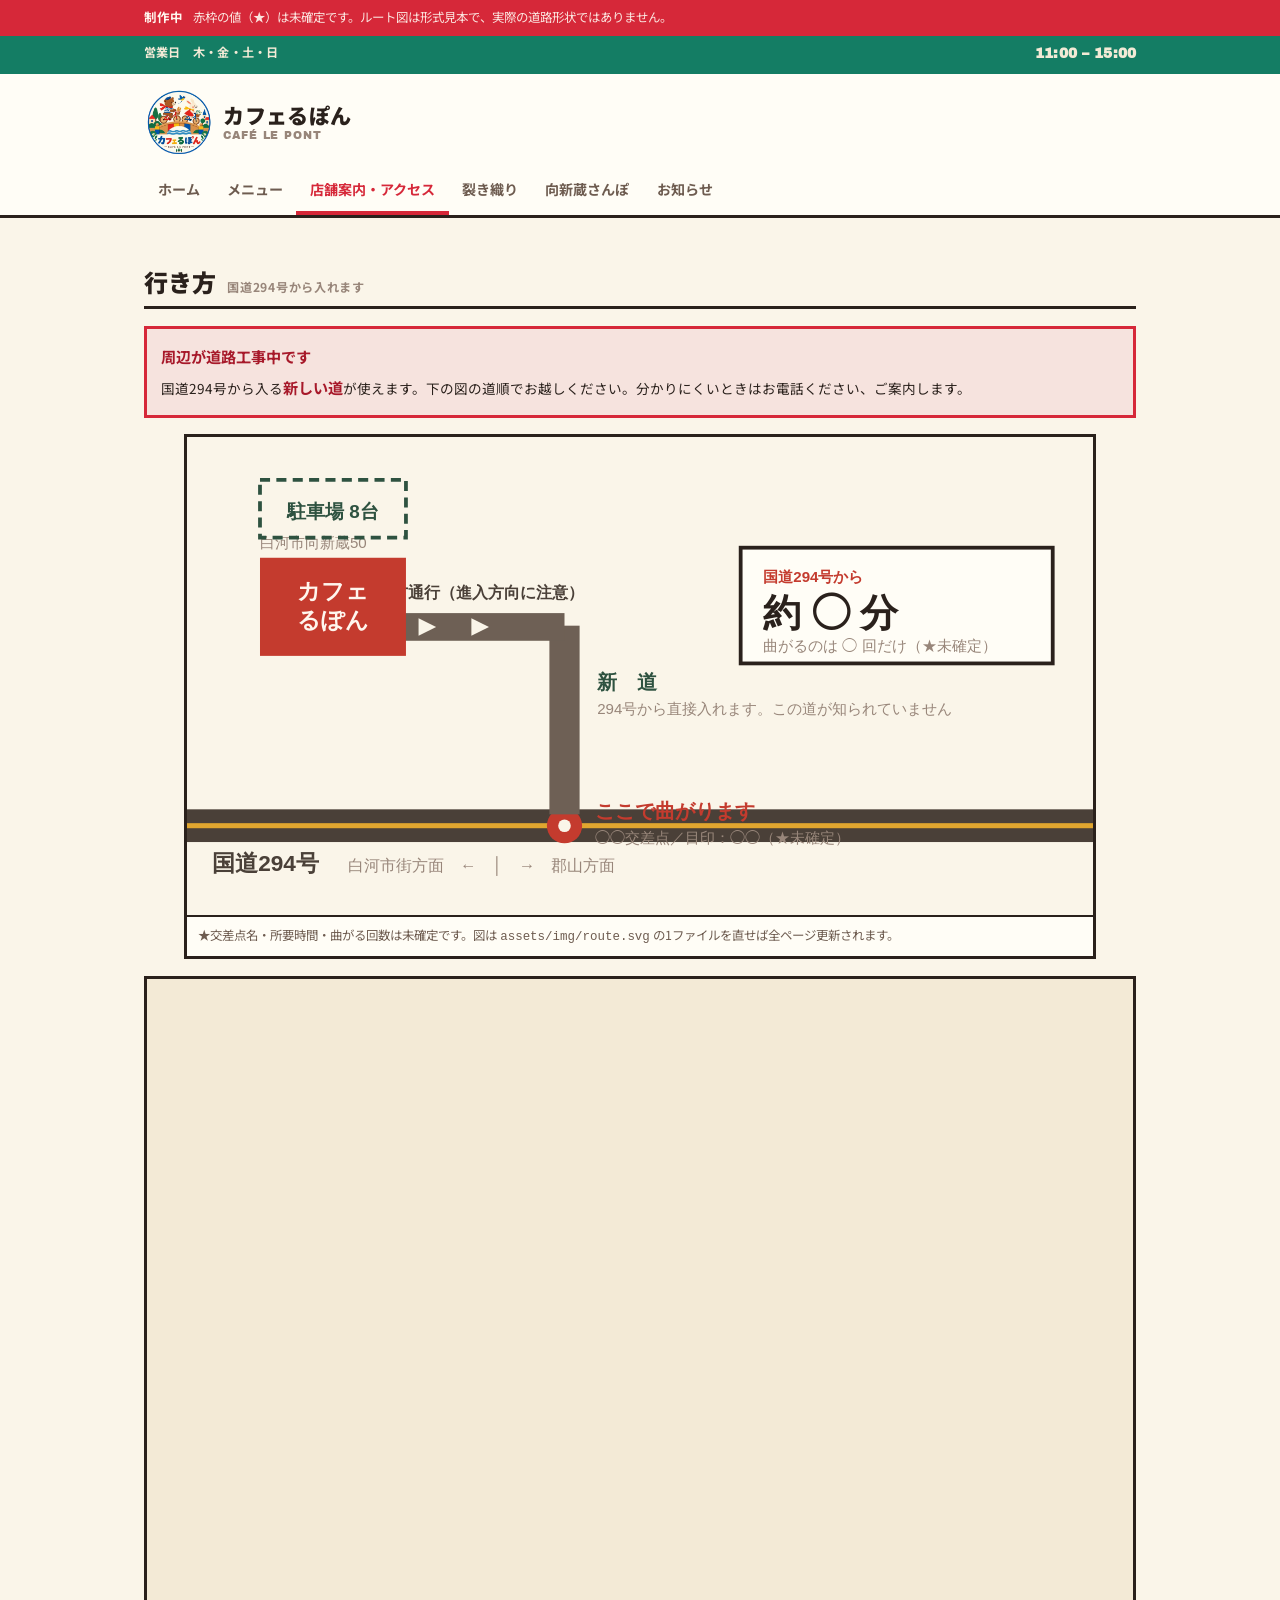
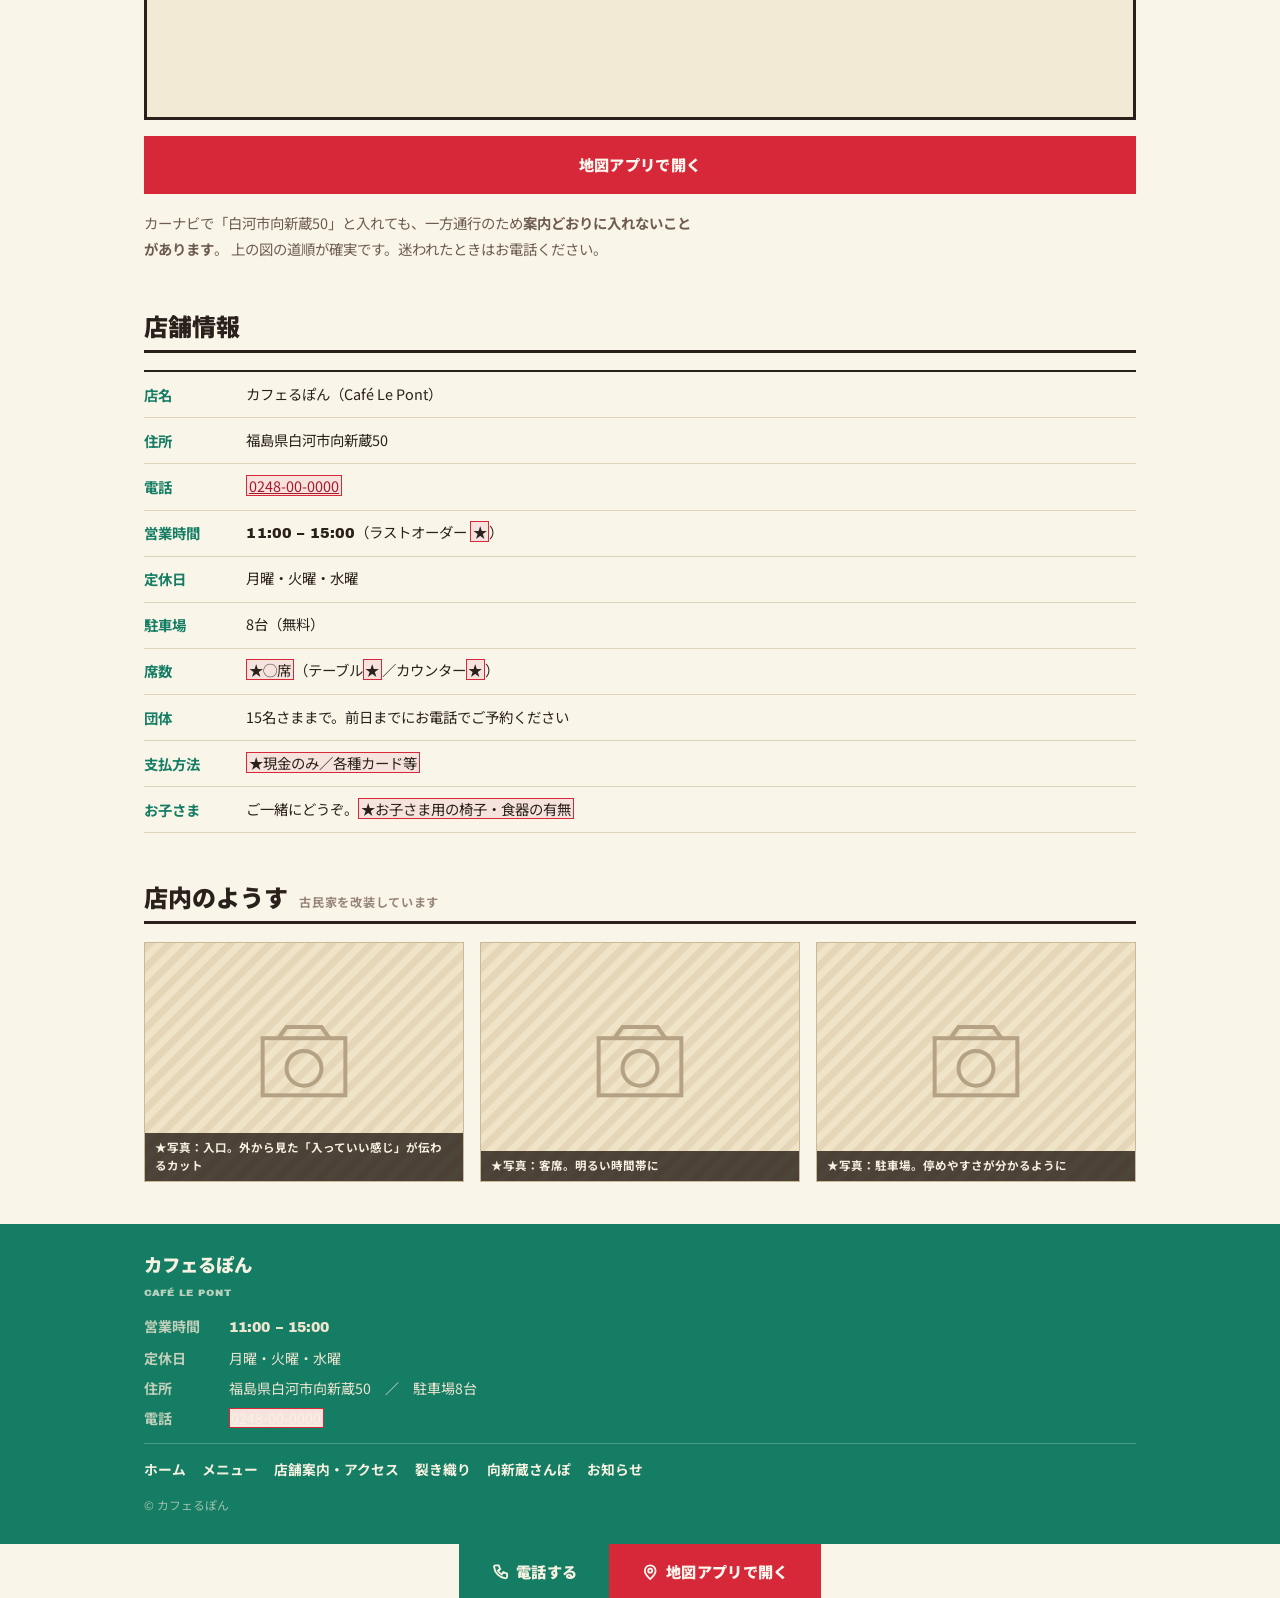
<file: access.html>
<!doctype html>
<html lang="ja">
<head>
<meta charset="utf-8">
<meta name="viewport" content="width=device-width,initial-scale=1">
<meta name="robots" content="noindex,nofollow"><!-- REVIEW-ONLY: remove this line before public launch -->
<title>店舗案内・アクセス｜カフェるぽん（白河市向新蔵）</title>
<meta name="description" content="白河市のカフェるぽんへの行き方。国道294号から入る新しい道の道順を図でご案内します。駐車場8台。営業は11:00–15:00、定休は月・火・水。">
<link rel="canonical" href="./access.html">
<link rel="preconnect" href="https://fonts.googleapis.com">
<link rel="preconnect" href="https://fonts.gstatic.com" crossorigin>
<link rel="stylesheet" href="https://fonts.googleapis.com/css2?family=Archivo+Black&family=Noto+Sans+JP:wght@400;700;900&display=swap">
<link rel="stylesheet" href="assets/css/style.css">
</head>
<body>

<!-- ★公開前に削除：制作中バー -->
<div class="wip"><div class="wrap">
  <b>制作中</b><span>赤枠の値（★）は未確定です。ルート図は形式見本で、実際の道路形状ではありません。</span>
</div></div>

<div class="hours-bar"><div class="wrap">
  <span>営業日　木・金・土・日</span>
  <span class="num">11:00 – 15:00</span>
</div></div>

<header class="site-hd"><div class="wrap">
  <a class="brand" href="index.html">
    <img class="brand-logo" src="assets/img/logo-lepont-bridge.webp" alt="カフェるぽん — 動物たちが橋を渡るロゴ" width="518" height="520">
    <span class="brand-copy"><span class="jp">カフェるぽん</span><span class="fr">CAFÉ LE PONT</span></span>
  </a>
  <nav class="nav" aria-label="メインメニュー">
    <a href="index.html">ホーム</a>
    <a href="menu.html">メニュー</a>
    <a href="access.html" aria-current="page">店舗案内・アクセス</a>
    <a href="sakiori.html">裂き織り</a>
      <a href="mukaishinkura.html">向新蔵さんぽ</a>
    <a href="news.html">お知らせ</a>
  </nav>
</div></header>

<main>

<section class="sec"><div class="wrap">
  <div class="sec-hd">
    <h2>行き方</h2>
    <span class="sub">国道294号から入れます</span>
  </div>

  <!-- ★工事が終わったら、この .alert ブロックごと削除してください -->
  <div class="alert">
    <b>周辺が道路工事中です</b>
    <p>国道294号から入る<b>新しい道</b>が使えます。下の図の道順でお越しください。分かりにくいときはお電話ください、ご案内します。</p>
  </div>

  <figure class="routefig">
    <div class="scroll">
      <img src="assets/img/route.svg" alt="国道294号から新道に入り、一方通行を経てカフェるぽんに至る道順の図。駐車場は8台。" width="720" height="380">
    </div>
    <figcaption>★交差点名・所要時間・曲がる回数は未確定です。図は <code>assets/img/route.svg</code> の1ファイルを直せば全ページ更新されます。</figcaption>
  </figure>

  <div class="mapbox">
    <iframe src="https://www.google.com/maps?q=福島県白河市向新蔵50&hl=ja&z=17&output=embed"
            title="カフェるぽんの地図" loading="lazy" referrerpolicy="no-referrer-when-downgrade"></iframe>
  </div>

  <p class="sec-more">
    <a class="btn btn-primary" href="https://www.google.com/maps/search/?api=1&amp;query=福島県白河市向新蔵50" target="_blank" rel="noopener">地図アプリで開く</a>
  </p>

  <p class="sec-note sec-more">
    カーナビで「白河市向新蔵50」と入れても、一方通行のため<b>案内どおりに入れないことがあります</b>。
    上の図の道順が確実です。迷われたときはお電話ください。
  </p>
</div></section>

<section class="sec"><div class="wrap">
  <div class="sec-hd">
    <h2>店舗情報</h2>
  </div>
  <dl class="infotable">
    <div><dt>店名</dt><dd>カフェるぽん（Café Le Pont）</dd></div>
    <div><dt>住所</dt><dd>福島県白河市向新蔵50</dd></div>
    <div><dt>電話</dt><dd><a href="tel:0248000000" class="todo">0248-00-0000</a></dd></div>
    <div><dt>営業時間</dt><dd><span class="num">11:00 – 15:00</span>（ラストオーダー <span class="todo">★</span>）</dd></div>
    <div><dt>定休日</dt><dd>月曜・火曜・水曜</dd></div>
    <div><dt>駐車場</dt><dd>8台（無料）</dd></div>
    <div><dt>席数</dt><dd><span class="todo">★◯席</span>（テーブル<span class="todo">★</span>／カウンター<span class="todo">★</span>）</dd></div>
    <div><dt>団体</dt><dd>15名さままで。前日までにお電話でご予約ください</dd></div>
    <div><dt>支払方法</dt><dd><span class="todo">★現金のみ／各種カード等</span></dd></div>
    <div><dt>お子さま</dt><dd>ご一緒にどうぞ。<span class="todo">★お子さま用の椅子・食器の有無</span></dd></div>
  </dl>
</div></section>

<section class="sec"><div class="wrap">
  <div class="sec-hd">
    <h2>店内のようす</h2>
    <span class="sub">古民家を改装しています</span>
  </div>
  <div class="dishes">
    <article class="dish">
      <div class="frame frame-4x3">
        <img src="assets/img/_placeholder.svg" alt="" width="400" height="300" loading="lazy">
        <span class="frame-note">★写真：入口。外から見た「入っていい感じ」が伝わるカット</span>
      </div>
    </article>
    <article class="dish">
      <div class="frame frame-4x3">
        <img src="assets/img/_placeholder.svg" alt="" width="400" height="300" loading="lazy">
        <span class="frame-note">★写真：客席。明るい時間帯に</span>
      </div>
    </article>
    <article class="dish">
      <div class="frame frame-4x3">
        <img src="assets/img/_placeholder.svg" alt="" width="400" height="300" loading="lazy">
        <span class="frame-note">★写真：駐車場。停めやすさが分かるように</span>
      </div>
    </article>
  </div>
</div></section>

</main>

<footer class="site-ft"><div class="wrap">
  <p class="name">カフェるぽん<small>CAFÉ LE PONT</small></p>
  <dl>
    <div><dt>営業時間</dt><dd><span class="num">11:00 – 15:00</span></dd></div>
    <div><dt>定休日</dt><dd>月曜・火曜・水曜</dd></div>
    <div><dt>住所</dt><dd>福島県白河市向新蔵50　／　駐車場8台</dd></div>
    <div><dt>電話</dt><dd><a href="tel:0248000000" class="todo">0248-00-0000</a></dd></div>
  </dl>
  <nav class="fnav" aria-label="フッターメニュー">
    <a href="index.html">ホーム</a>
    <a href="menu.html">メニュー</a>
    <a href="access.html">店舗案内・アクセス</a>
    <a href="sakiori.html">裂き織り</a>
      <a href="mukaishinkura.html">向新蔵さんぽ</a>
    <a href="news.html">お知らせ</a>
  </nav>
  <p class="copy">© カフェるぽん</p>
</div></footer>

<nav class="fixbar" aria-label="電話と地図">
  <a class="tel" href="tel:0248000000">
    <svg viewBox="0 0 24 24" aria-hidden="true" fill="none" stroke="currentColor" stroke-width="2.4" stroke-linecap="round"><path d="M6 3h4l2 5-3 2a12 12 0 0 0 5 5l2-3 5 2v4a2 2 0 0 1-2 2A17 17 0 0 1 4 5a2 2 0 0 1 2-2z"/></svg>
    電話する
  </a>
  <a class="map" href="https://www.google.com/maps/search/?api=1&amp;query=福島県白河市向新蔵50" target="_blank" rel="noopener">
    <svg viewBox="0 0 24 24" aria-hidden="true" fill="none" stroke="currentColor" stroke-width="2.4" stroke-linejoin="round"><path d="M12 21s7-6.4 7-11a7 7 0 1 0-14 0c0 4.6 7 11 7 11z"/><circle cx="12" cy="10" r="2.6"/></svg>
    地図アプリで開く
  </a>
</nav>

</body>
</html>
</file>
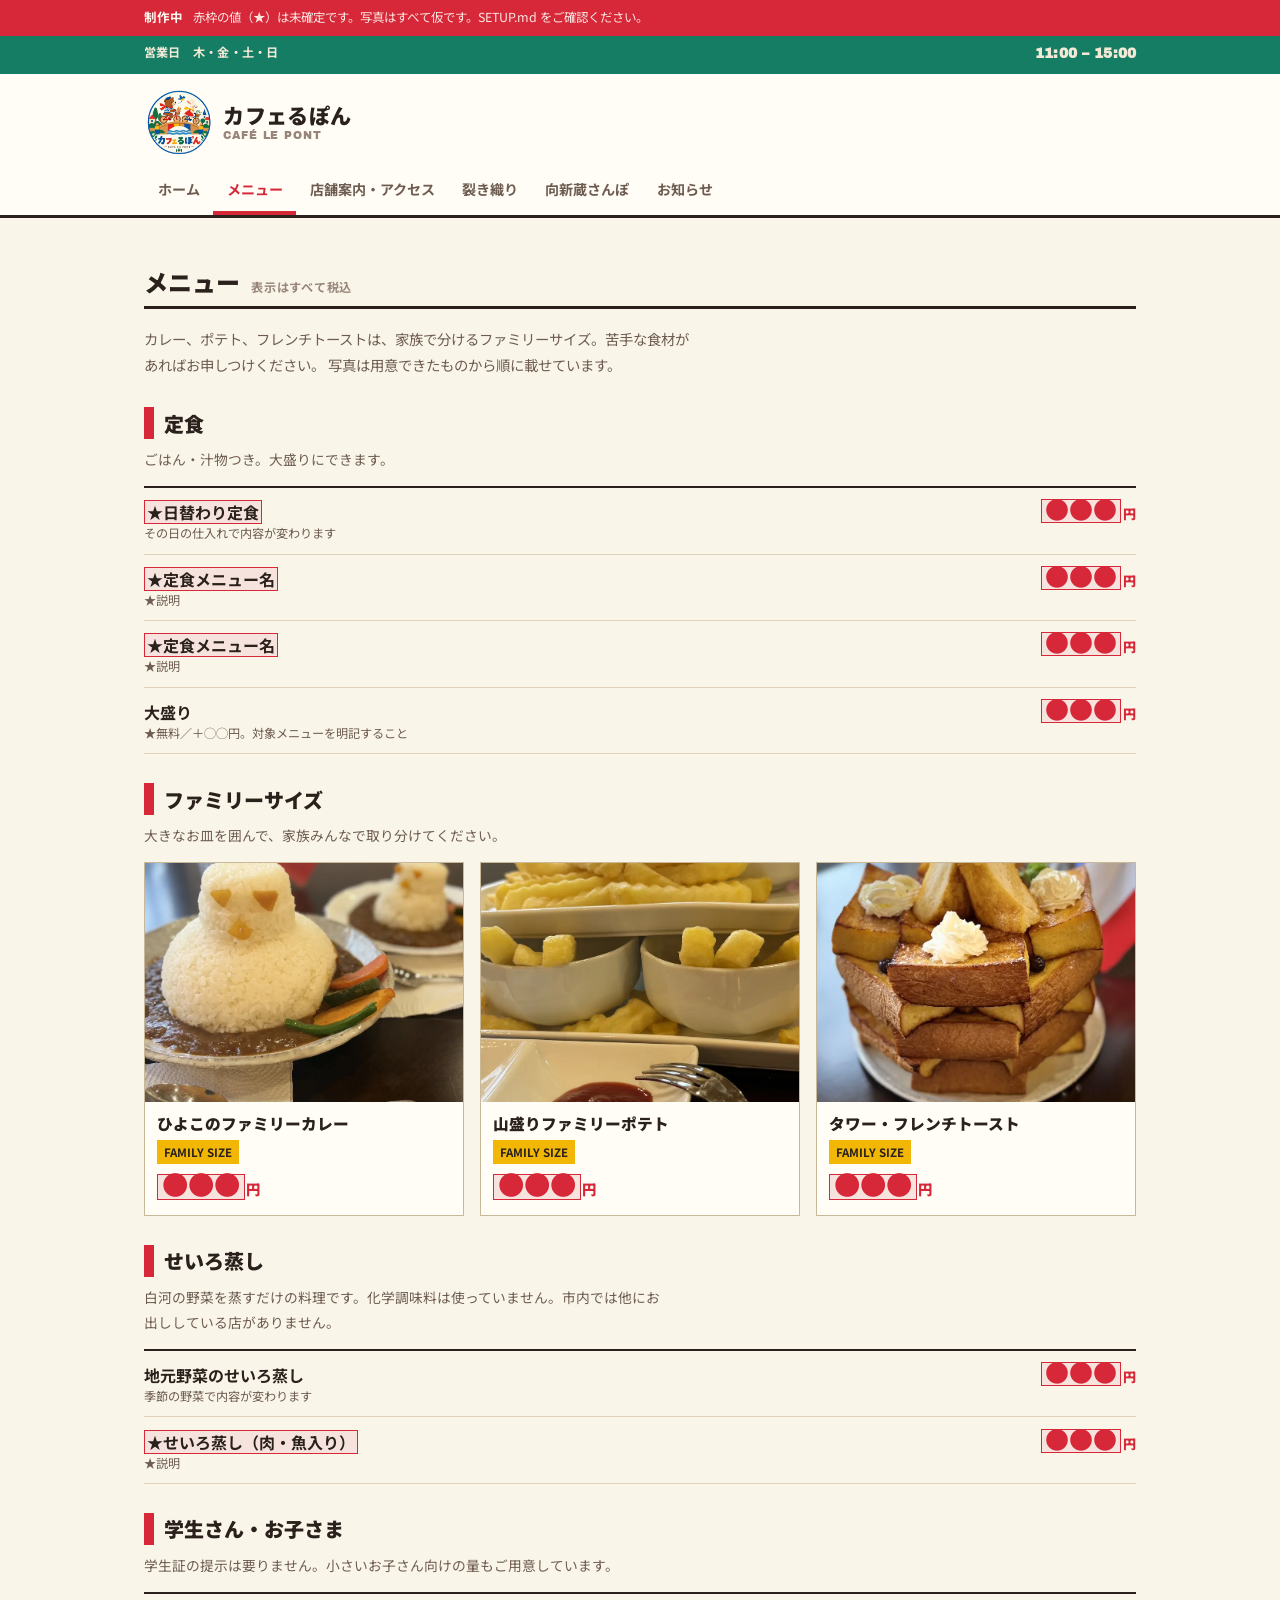
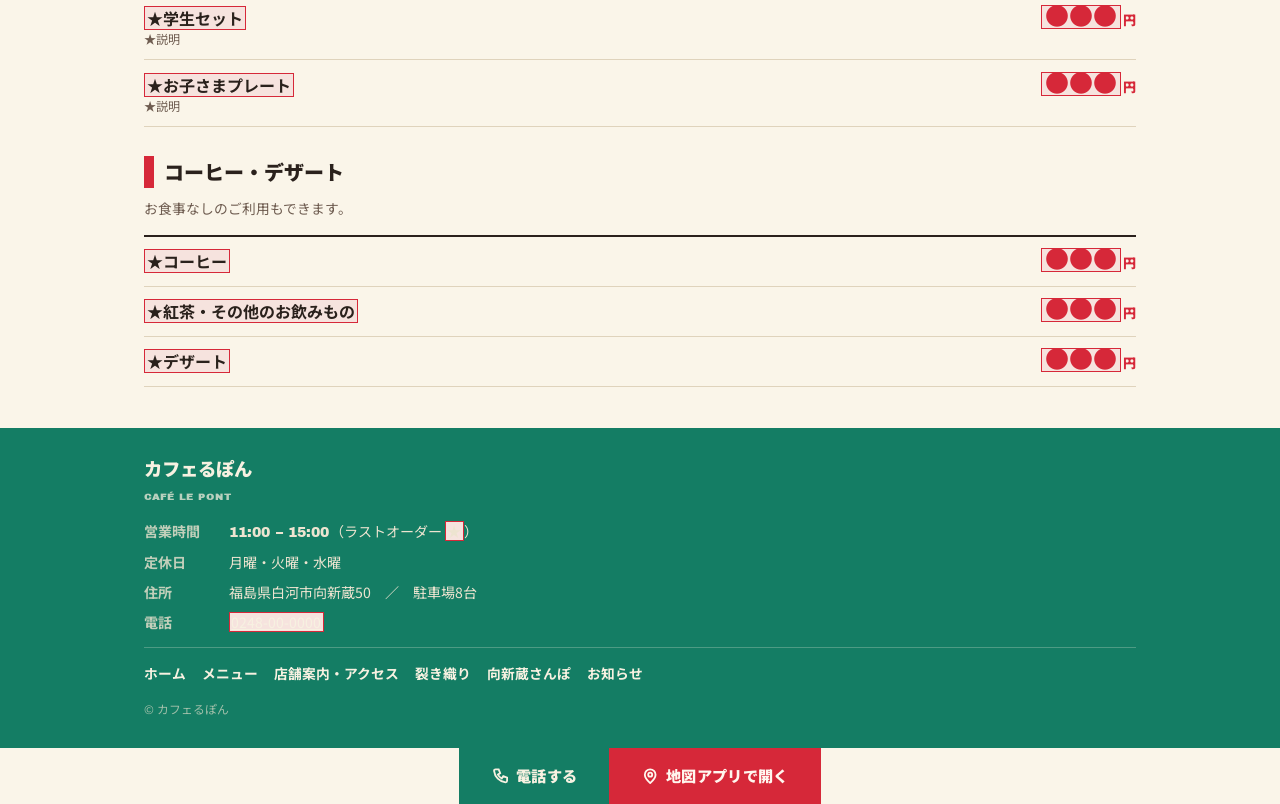
<file: menu.html>
<!doctype html>
<html lang="ja">
<head>
<meta charset="utf-8">
<meta name="viewport" content="width=device-width,initial-scale=1">
<meta name="robots" content="noindex,nofollow"><!-- REVIEW-ONLY: remove this line before public launch -->
<title>メニューと値段｜カフェるぽん（白河市）</title>
<meta name="description" content="白河市のカフェるぽんのメニューと値段。カレー、ポテト、フレンチトーストは家族で分けるファミリーサイズです。表示はすべて税込です。">
<link rel="canonical" href="./menu.html">
<link rel="preconnect" href="https://fonts.googleapis.com">
<link rel="preconnect" href="https://fonts.gstatic.com" crossorigin>
<link rel="stylesheet" href="https://fonts.googleapis.com/css2?family=Archivo+Black&family=Noto+Sans+JP:wght@400;700;900&display=swap">
<link rel="stylesheet" href="assets/css/style.css">
</head>
<body>

<!-- ★公開前に削除：制作中バー -->
<div class="wip"><div class="wrap">
  <b>制作中</b><span>赤枠の値（★）は未確定です。写真はすべて仮です。SETUP.md をご確認ください。</span>
</div></div>

<div class="hours-bar"><div class="wrap">
  <span>営業日　木・金・土・日</span>
  <span class="num">11:00 – 15:00</span>
</div></div>

<header class="site-hd"><div class="wrap">
  <a class="brand" href="index.html">
    <img class="brand-logo" src="assets/img/logo-lepont-bridge.webp" alt="カフェるぽん — 動物たちが橋を渡るロゴ" width="518" height="520">
    <span class="brand-copy"><span class="jp">カフェるぽん</span><span class="fr">CAFÉ LE PONT</span></span>
  </a>
  <nav class="nav" aria-label="メインメニュー">
    <a href="index.html">ホーム</a>
    <a href="menu.html" aria-current="page">メニュー</a>
    <a href="access.html">店舗案内・アクセス</a>
    <a href="sakiori.html">裂き織り</a>
      <a href="mukaishinkura.html">向新蔵さんぽ</a>
    <a href="news.html">お知らせ</a>
  </nav>
</div></header>

<main>
<section class="sec"><div class="wrap">
  <div class="sec-hd">
    <h2>メニュー</h2>
    <span class="sub">表示はすべて税込</span>
  </div>
  <p class="sec-note">
    カレー、ポテト、フレンチトーストは、家族で分けるファミリーサイズ。苦手な食材があればお申しつけください。
    写真は用意できたものから順に載せています。
  </p>

  <!--
    ★メニューの追加・削除は、<div class="mrow"> のかたまりを増やすか消すだけです。
      価格を変えるときは <span class="n"> の数字だけを直してください。
  -->

  <div class="mcat">
    <h2>定食</h2>
    <p class="lead">ごはん・汁物つき。大盛りにできます。</p>
    <div class="mlist">
      <div class="mrow">
        <span class="name"><span class="todo">★日替わり定食</span><small>その日の仕入れで内容が変わります</small></span>
        <span class="amt"><span class="n todo">●●●</span><span class="yen">円</span></span>
      </div>
      <div class="mrow">
        <span class="name"><span class="todo">★定食メニュー名</span><small>★説明</small></span>
        <span class="amt"><span class="n todo">●●●</span><span class="yen">円</span></span>
      </div>
      <div class="mrow">
        <span class="name"><span class="todo">★定食メニュー名</span><small>★説明</small></span>
        <span class="amt"><span class="n todo">●●●</span><span class="yen">円</span></span>
      </div>
      <div class="mrow">
        <span class="name">大盛り<small>★無料／＋◯◯円。対象メニューを明記すること</small></span>
        <span class="amt"><span class="n todo">●●●</span><span class="yen">円</span></span>
      </div>
    </div>
  </div>

  <div class="mcat family-specials">
    <h2>ファミリーサイズ</h2>
    <p class="lead">大きなお皿を囲んで、家族みんなで取り分けてください。</p>
    <div class="dishes">
      <article class="dish"><div class="frame frame-4x3"><img src="assets/img/family-curry.webp" alt="ひよこの形をしたごはんがのるファミリーサイズカレー" width="1100" height="1100"></div><div class="body"><h3>ひよこのファミリーカレー</h3><span class="tag">FAMILY SIZE</span><p class="price"><span class="n todo">●●●</span><span class="yen">円</span></p></div></article>
      <article class="dish"><div class="frame frame-4x3"><img src="assets/img/family-fries.webp" alt="家族で分ける山盛りのフライドポテト" width="1100" height="1100"></div><div class="body"><h3>山盛りファミリーポテト</h3><span class="tag">FAMILY SIZE</span><p class="price"><span class="n todo">●●●</span><span class="yen">円</span></p></div></article>
      <article class="dish"><div class="frame frame-4x3"><img src="assets/img/family-french-toast.webp" alt="家族で分けるタワーのようなフレンチトースト" width="1100" height="1100"></div><div class="body"><h3>タワー・フレンチトースト</h3><span class="tag">FAMILY SIZE</span><p class="price"><span class="n todo">●●●</span><span class="yen">円</span></p></div></article>
    </div>
  </div>

  <div class="mcat">
    <h2>せいろ蒸し</h2>
    <p class="lead">白河の野菜を蒸すだけの料理です。化学調味料は使っていません。市内では他にお出ししている店がありません。</p>
    <div class="mlist">
      <div class="mrow">
        <span class="name">地元野菜のせいろ蒸し<small>季節の野菜で内容が変わります</small></span>
        <span class="amt"><span class="n todo">●●●</span><span class="yen">円</span></span>
      </div>
      <div class="mrow">
        <span class="name"><span class="todo">★せいろ蒸し（肉・魚入り）</span><small>★説明</small></span>
        <span class="amt"><span class="n todo">●●●</span><span class="yen">円</span></span>
      </div>
    </div>
  </div>

  <div class="mcat">
    <h2>学生さん・お子さま</h2>
    <p class="lead">学生証の提示は要りません。小さいお子さん向けの量もご用意しています。</p>
    <div class="mlist">
      <div class="mrow">
        <span class="name"><span class="todo">★学生セット</span><small>★説明</small></span>
        <span class="amt"><span class="n todo">●●●</span><span class="yen">円</span></span>
      </div>
      <div class="mrow">
        <span class="name"><span class="todo">★お子さまプレート</span><small>★説明</small></span>
        <span class="amt"><span class="n todo">●●●</span><span class="yen">円</span></span>
      </div>
    </div>
  </div>

  <div class="mcat">
    <h2>コーヒー・デザート</h2>
    <p class="lead">お食事なしのご利用もできます。</p>
    <div class="mlist">
      <div class="mrow">
        <span class="name"><span class="todo">★コーヒー</span></span>
        <span class="amt"><span class="n todo">●●●</span><span class="yen">円</span></span>
      </div>
      <div class="mrow">
        <span class="name"><span class="todo">★紅茶・その他のお飲みもの</span></span>
        <span class="amt"><span class="n todo">●●●</span><span class="yen">円</span></span>
      </div>
      <div class="mrow">
        <span class="name"><span class="todo">★デザート</span></span>
        <span class="amt"><span class="n todo">●●●</span><span class="yen">円</span></span>
      </div>
    </div>
  </div>

</div></section>
</main>

<footer class="site-ft"><div class="wrap">
  <p class="name">カフェるぽん<small>CAFÉ LE PONT</small></p>
  <dl>
    <div><dt>営業時間</dt><dd><span class="num">11:00 – 15:00</span>（ラストオーダー <span class="todo">★</span>）</dd></div>
    <div><dt>定休日</dt><dd>月曜・火曜・水曜</dd></div>
    <div><dt>住所</dt><dd>福島県白河市向新蔵50　／　駐車場8台</dd></div>
    <div><dt>電話</dt><dd><a href="tel:0248000000" class="todo">0248-00-0000</a></dd></div>
  </dl>
  <nav class="fnav" aria-label="フッターメニュー">
    <a href="index.html">ホーム</a>
    <a href="menu.html">メニュー</a>
    <a href="access.html">店舗案内・アクセス</a>
    <a href="sakiori.html">裂き織り</a>
      <a href="mukaishinkura.html">向新蔵さんぽ</a>
    <a href="news.html">お知らせ</a>
  </nav>
  <p class="copy">© カフェるぽん</p>
</div></footer>

<nav class="fixbar" aria-label="電話と地図">
  <a class="tel" href="tel:0248000000">
    <svg viewBox="0 0 24 24" aria-hidden="true" fill="none" stroke="currentColor" stroke-width="2.4" stroke-linecap="round"><path d="M6 3h4l2 5-3 2a12 12 0 0 0 5 5l2-3 5 2v4a2 2 0 0 1-2 2A17 17 0 0 1 4 5a2 2 0 0 1 2-2z"/></svg>
    電話する
  </a>
  <a class="map" href="https://www.google.com/maps/search/?api=1&amp;query=福島県白河市向新蔵50" target="_blank" rel="noopener">
    <svg viewBox="0 0 24 24" aria-hidden="true" fill="none" stroke="currentColor" stroke-width="2.4" stroke-linejoin="round"><path d="M12 21s7-6.4 7-11a7 7 0 1 0-14 0c0 4.6 7 11 7 11z"/><circle cx="12" cy="10" r="2.6"/></svg>
    地図アプリで開く
  </a>
</nav>

</body>
</html>
</file>
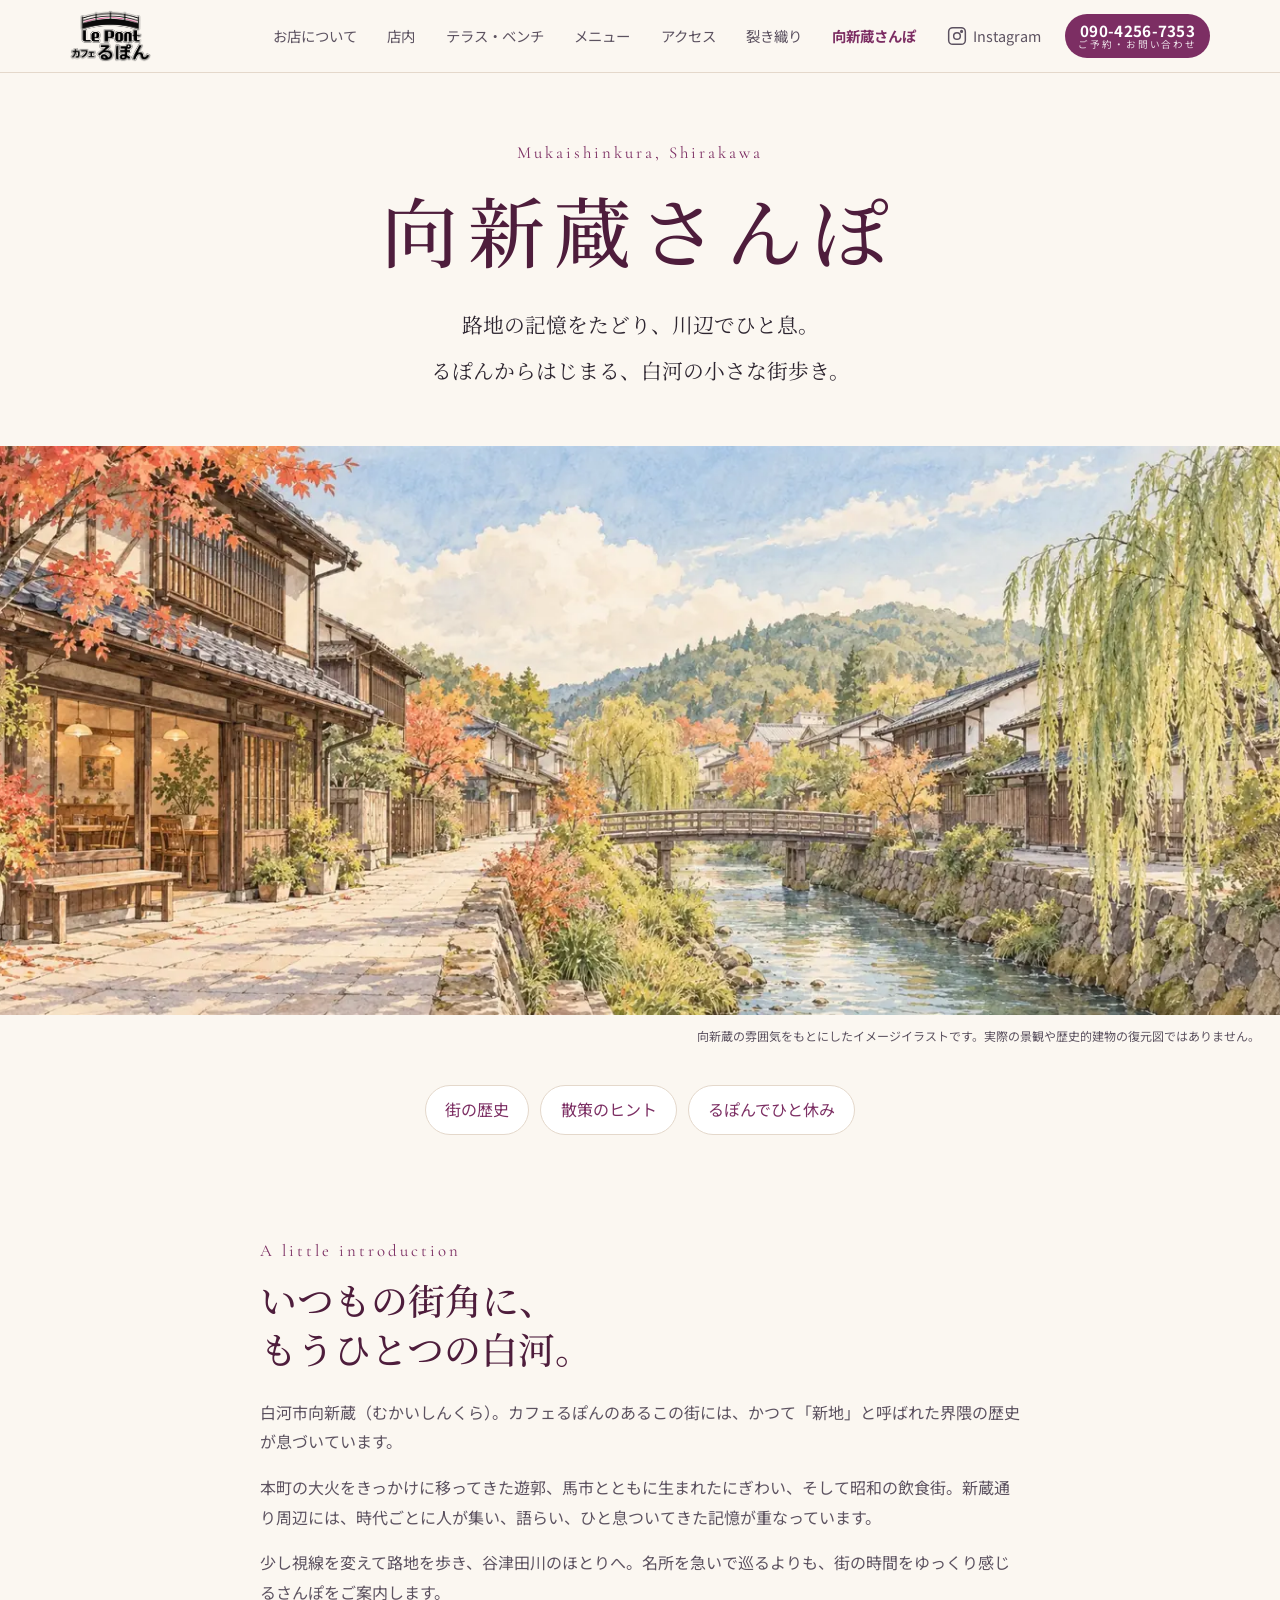
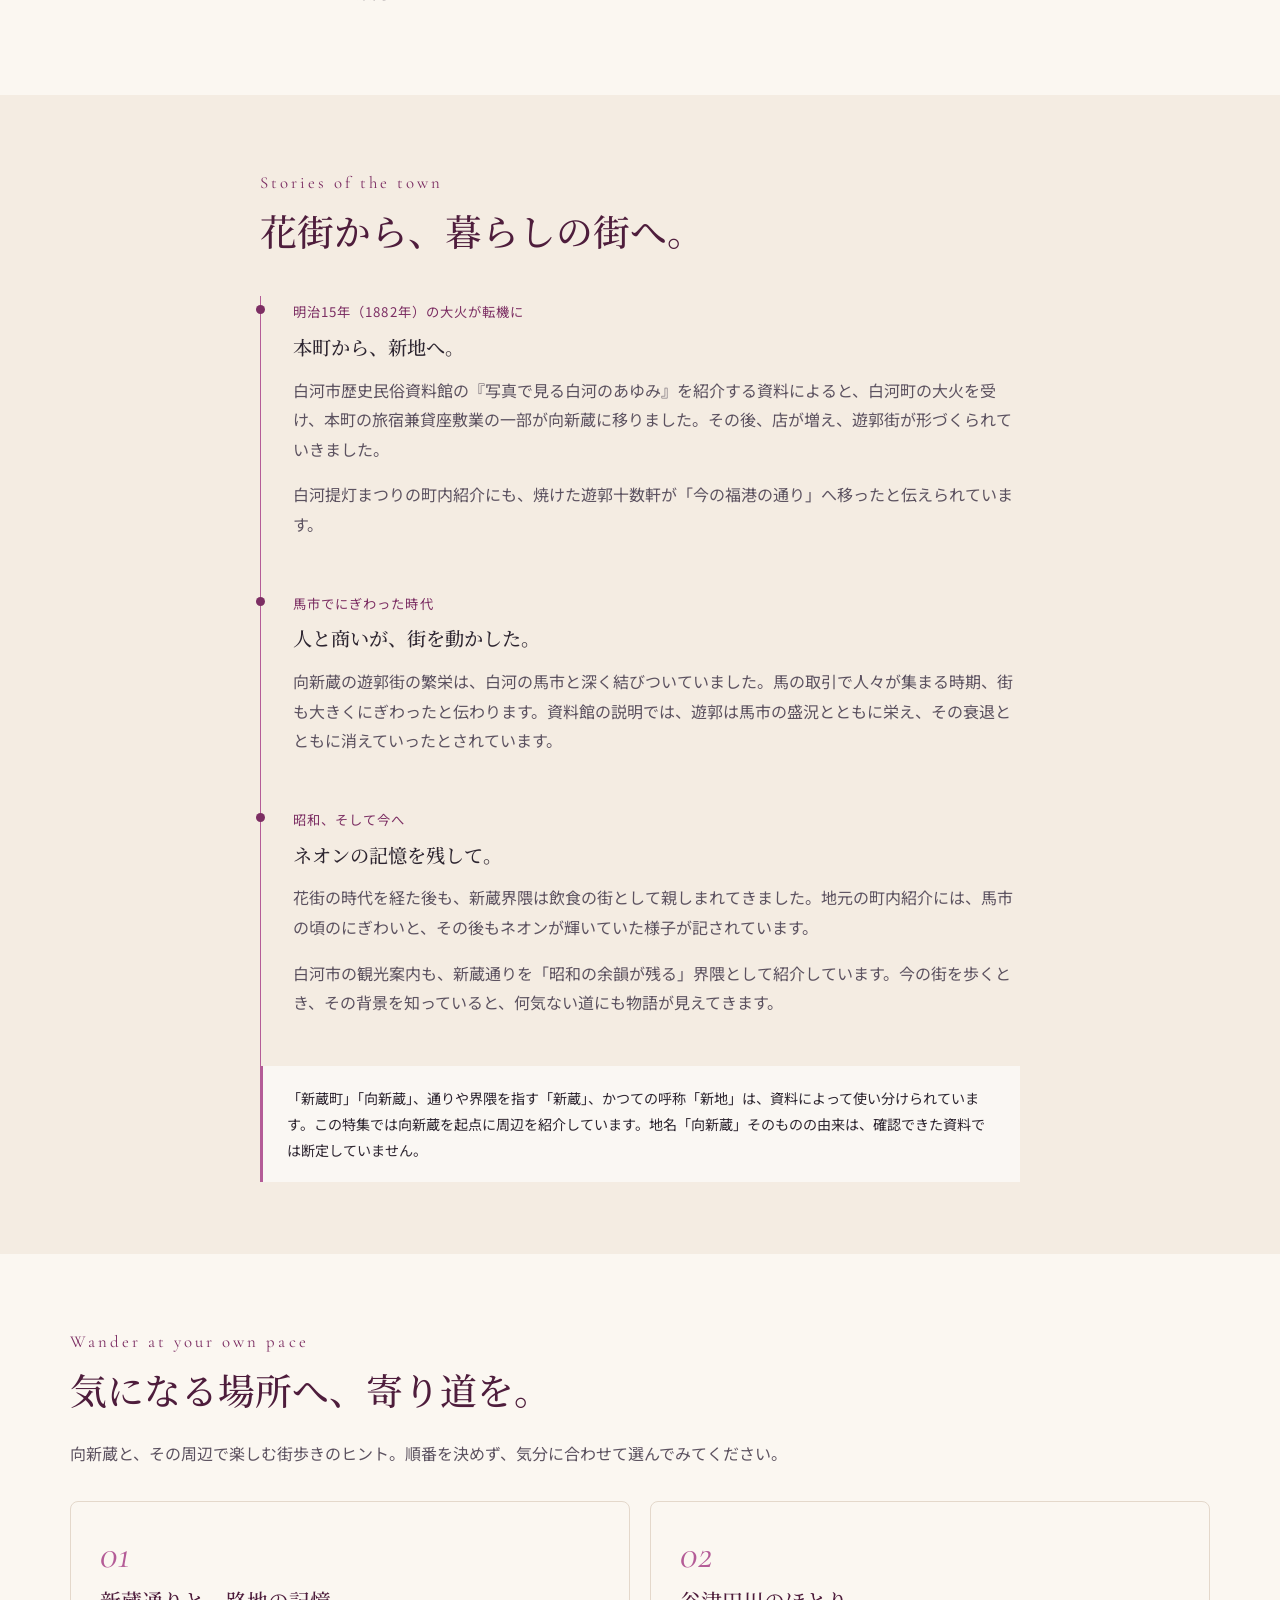
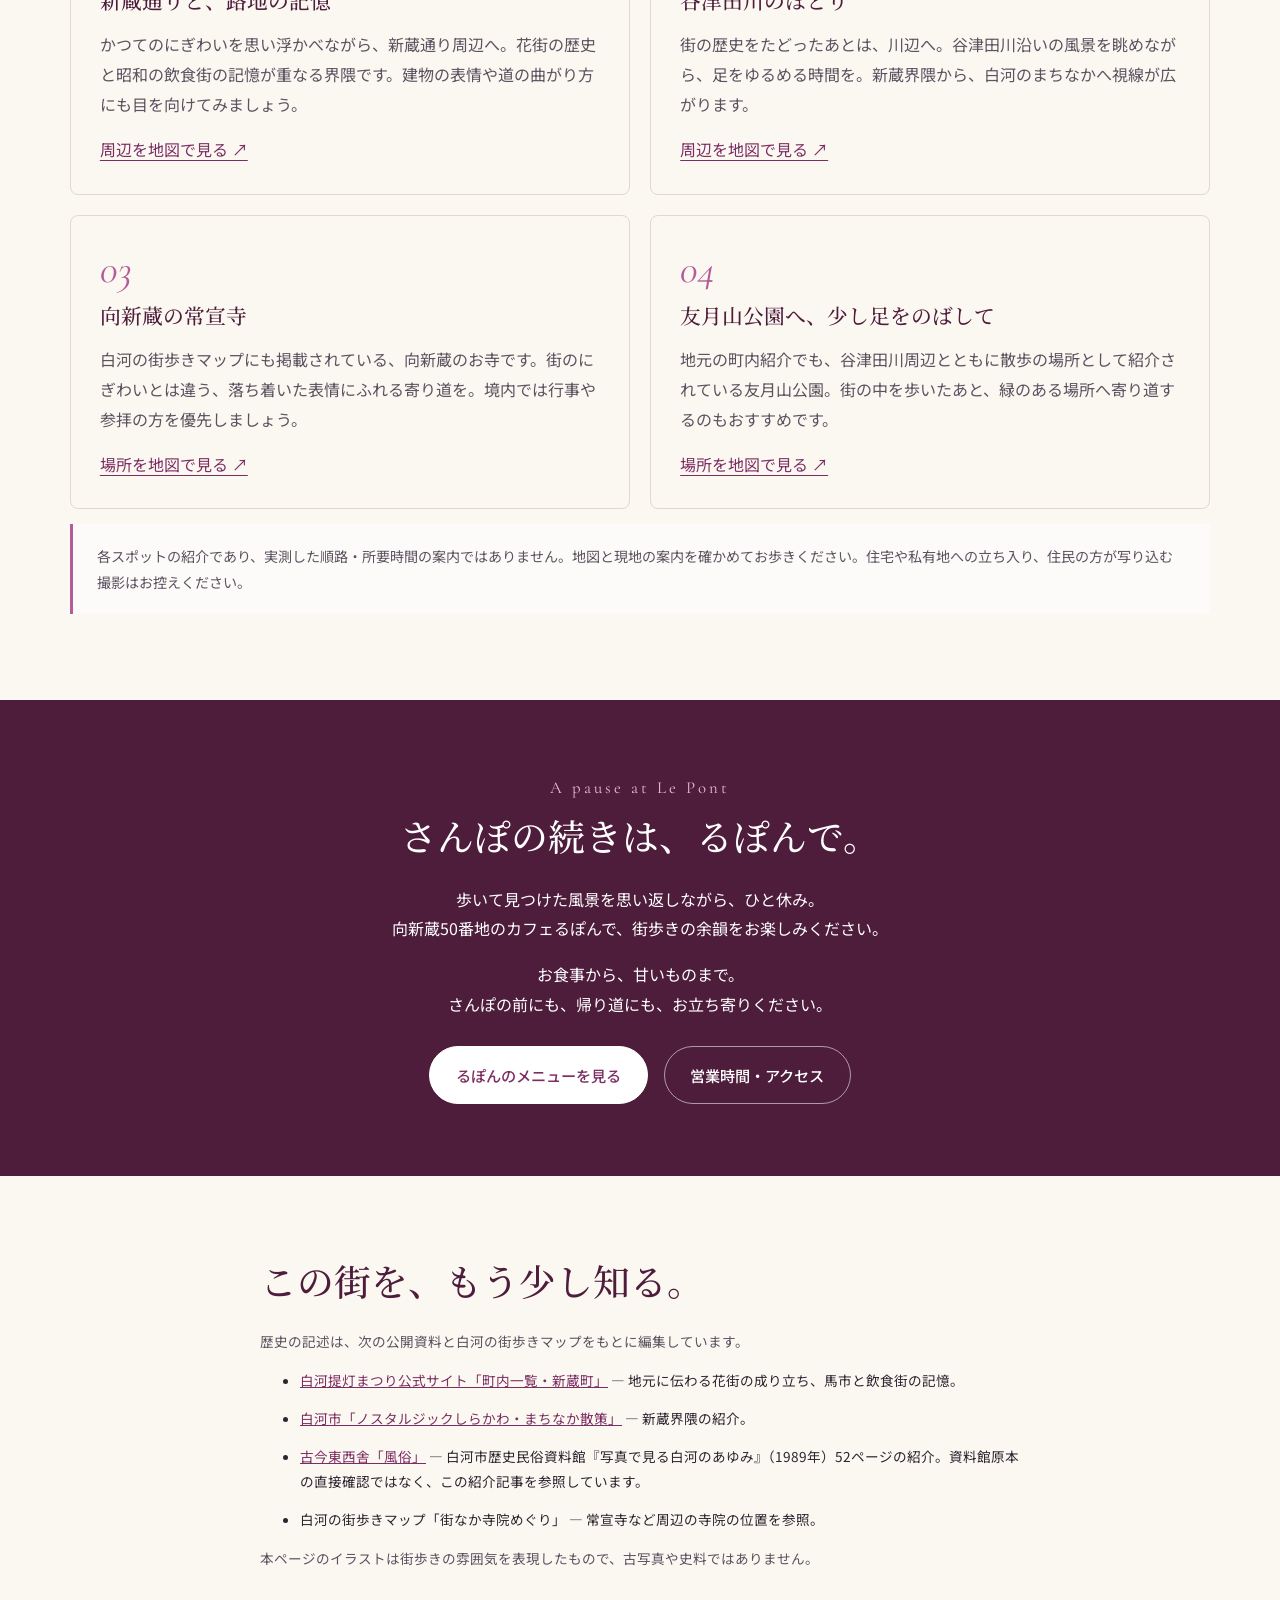
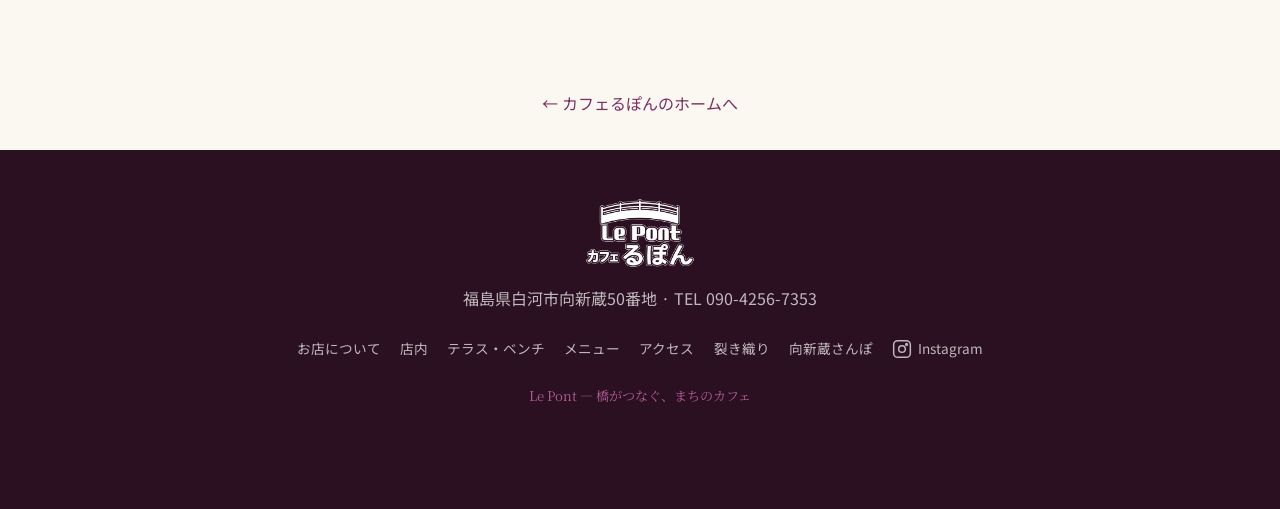
<file: mukaishinkura.html>
<!DOCTYPE html><html lang="ja"><head><meta charset="UTF-8"><meta name="viewport" content="width=device-width,initial-scale=1"><title>向新蔵さんぽ｜白河の花街と川辺の記憶｜カフェるぽん</title><meta name="description" content="白河市向新蔵を起点に、新蔵通りの花街の歴史、馬市の記憶、谷津田川や周辺の散策を紹介。街歩きのあとはカフェるぽんでひと休み。"><link rel="canonical" href="https://lepon.shop/mukaishinkura.html"><meta property="og:type" content="article"><meta property="og:title" content="向新蔵さんぽ｜カフェるぽん"><meta property="og:description" content="路地の記憶をたどり、川辺でひと息。るぽんからはじまる、白河の小さな街歩き。"><meta property="og:url" content="https://lepon.shop/mukaishinkura.html"><meta property="og:image" content="https://lepon.shop/assets/img/mukaishinkura-walk.webp"><meta property="og:locale" content="ja_JP"><link rel="icon" href="assets/img/logo-180.png"><link rel="preconnect" href="https://fonts.googleapis.com"><link rel="preconnect" href="https://fonts.gstatic.com" crossorigin><link href="https://fonts.googleapis.com/css2?family=Cormorant+Garamond:ital,wght@0,400;0,500;1,400&family=Noto+Sans+JP:wght@400;500;700&family=Noto+Serif+JP:wght@400;500&display=swap" rel="stylesheet"><style>
/* ===== Café Le Pont — real-photo rebuild ===== */
:root{
  --grape:#4E1D3C;      /* deep aubergine (dark sections / text accents) */
  --plum:#7C2E63;       /* brand purple */
  --orchid:#B45C97;     /* signboard orchid */
  --pink:#E6197F;       /* bridge rail accent */
  --wood:#A06A3E;       /* cedar slat */
  --red:#D5333B;        /* red bench pop */
  --cream:#FBF7F1;
  --paper:#F4ECE2;
  --sand:#EADFD0;
  --ink:#2D2530;
  --ink-soft:#5C5260;
  --muted:#9A8FA0;
  --line:#E4D8CB;
  --serif-en:"Cormorant Garamond","Times New Roman",serif;
  --serif-ja:"Noto Serif JP","Hiragino Mincho ProN","Yu Mincho",serif;
  --sans:"Noto Sans JP","Hiragino Kaku Gothic ProN","Yu Gothic",sans-serif;
  --wrap:1140px;
}
*{box-sizing:border-box}
html{scroll-behavior:smooth}
body{
  margin:0;background:var(--cream);color:var(--ink);
  font-family:var(--sans);font-weight:400;line-height:1.85;
  -webkit-font-smoothing:antialiased;text-rendering:optimizeLegibility;
  overflow-x:hidden;
}
img,video{max-width:100%;height:auto;display:block}
a{color:var(--plum);text-decoration:none}
.social-link{display:inline-flex;align-items:center;gap:.4rem}
.social-link svg{width:20px;height:20px;flex-shrink:0}
.uber-link{color:inherit;text-decoration:underline;text-underline-offset:.18em}
h1,h2,h3{line-height:1.35;margin:0;font-weight:500}
.wrap{width:min(100% - 2.5rem,var(--wrap));margin-inline:auto}
.narrow{max-width:760px}
.skip{position:absolute;left:-999px}
.skip:focus{left:1rem;top:1rem;background:var(--grape);color:#fff;padding:.6rem 1rem;border-radius:6px;z-index:999}

/* ---- buttons ---- */
.btn{display:inline-flex;align-items:center;gap:.5rem;justify-content:center;
  padding:.85rem 1.6rem;border-radius:999px;font-weight:500;font-size:.95rem;
  border:1.5px solid transparent;transition:.25s;cursor:pointer}
.btn-fill{background:var(--plum);color:#fff;border-color:var(--plum)}
.btn-fill:hover{background:var(--grape);border-color:var(--grape)}
.btn-light{background:#fff;color:var(--plum);border-color:#fff}
.btn-light:hover{background:var(--cream)}
.btn-outline{background:transparent;color:#fff;border-color:rgba(255,255,255,.55)}
.btn-outline:hover{border-color:#fff;background:rgba(255,255,255,.1)}
.btn-ghost{background:transparent;color:var(--plum);border-color:var(--orchid)}
.btn-ghost:hover{background:var(--plum);color:#fff;border-color:var(--plum)}

/* ---- bridge divider ---- */
.bridge{display:block;margin:0 auto;color:var(--orchid)}

/* ---- header ---- */
.site-header{position:sticky;top:0;z-index:100;background:rgba(251,247,241,.92);
  backdrop-filter:blur(10px);border-bottom:1px solid var(--line)}
.header-inner{display:flex;align-items:center;justify-content:space-between;gap:1rem;min-height:72px;padding:.4rem 0}
.brand{display:flex;align-items:center;gap:.6rem}
.brand img{height:52px;width:auto}
.brand b{font-family:var(--serif-en);font-weight:500;font-size:1.15rem;color:var(--grape);letter-spacing:.02em;line-height:1}
.brand span{display:block;font-size:.66rem;letter-spacing:.3em;color:var(--orchid);margin-top:.2rem}
.site-nav{display:flex;align-items:center;gap:.3rem}
.site-nav a{padding:.5rem .8rem;color:var(--ink-soft);font-size:.9rem;position:relative}
.site-nav a:not(.nav-cta):hover{color:var(--plum)}
.site-nav a:not(.nav-cta)::after{content:"";position:absolute;left:.8rem;right:.8rem;bottom:.35rem;height:1.5px;background:var(--pink);transform:scaleX(0);transform-origin:left;transition:.25s}
.site-nav a:not(.nav-cta):hover::after{transform:scaleX(1)}
.nav-cta{display:flex;flex-direction:column;align-items:center;background:var(--plum);color:#fff!important;
  padding:.45rem 1rem;border-radius:999px;margin-left:.4rem;line-height:1.15}
.nav-cta:hover{background:var(--grape)}
.nav-cta b{font-size:.95rem;font-weight:700;letter-spacing:.02em}
.nav-cta small{font-size:.6rem;letter-spacing:.2em;opacity:.85}
.nav-toggle{display:none}

/* ---- hero ---- */
.hero{position:relative;min-height:88vh;display:flex;align-items:center;justify-content:center;text-align:center;color:#fff;overflow:hidden}
.hero-bg{position:absolute;inset:0;width:100%;height:100%;object-fit:cover;object-position:center 60%}
.hero::after{content:"";position:absolute;inset:0;
  background:linear-gradient(180deg,rgba(40,16,32,.55) 0%,rgba(62,20,48,.45) 45%,rgba(40,16,32,.72) 100%)}
.hero-inner{position:relative;z-index:2;padding:5rem 1.25rem}
.hero-kicker{font-size:.95rem;letter-spacing:.14em;margin:0 0 1.6rem;text-shadow:0 1px 10px rgba(0,0,0,.4)}
.hero-kicker span{display:inline-block;margin-top:.3rem;font-size:1.05rem}
.hero-logo{margin:0 auto;max-width:min(380px,64vw)}
.hero-logo img{display:block;width:100%;height:auto;filter:drop-shadow(0 4px 18px rgba(0,0,0,.35))}
.hero-depuis{font-family:var(--serif-en);letter-spacing:.35em;font-size:.8rem;margin:1.6rem 0 1rem;display:flex;gap:1rem;align-items:center;justify-content:center;opacity:.9}
.hero-depuis::before,.hero-depuis::after{content:"";width:40px;height:1px;background:rgba(255,255,255,.6)}
.hero-fr{font-family:var(--serif-en);font-style:italic;font-size:1.15rem;margin:.2rem 0 .1rem;opacity:.95}
.hero-ja{font-family:var(--serif-ja);font-size:.95rem;margin:.1rem 0 2rem;opacity:.92}
.hero-actions{display:flex;gap:.8rem;justify-content:center;flex-wrap:wrap}
.hero-facts{position:absolute;z-index:2;left:0;right:0;bottom:0;margin:0;
  display:flex;flex-wrap:wrap;justify-content:center;gap:0;
  background:rgba(40,14,30,.55);backdrop-filter:blur(6px);border-top:1px solid rgba(255,255,255,.14)}
.hero-facts>div{flex:1 1 auto;min-width:150px;padding:.9rem 1.2rem;text-align:center;border-left:1px solid rgba(255,255,255,.12)}
.hero-facts>div:first-child{border-left:none}
.hero-facts dt{font-size:.62rem;letter-spacing:.24em;color:var(--orchid);text-transform:uppercase}
.hero-facts dd{margin:.25rem 0 0;font-size:.9rem;color:#fff}

/* ---- section scaffolding ---- */
.section{padding:5.5rem 0}
.section-head{text-align:center;margin-bottom:3rem}
.section-label{font-family:var(--serif-en);letter-spacing:.3em;text-transform:uppercase;font-size:.78rem;color:var(--orchid);margin:0 0 .6rem}
.section-title{font-family:var(--serif-ja);font-size:clamp(1.5rem,4.5vw,2.1rem);color:var(--grape)}
.section-sub{font-family:var(--serif-en);font-style:italic;color:var(--muted);margin:.4rem 0 0}

/* ---- about ---- */
.about{background:linear-gradient(180deg,var(--cream),var(--paper))}
.about-grid{display:grid;grid-template-columns:1.05fr .95fr;gap:3rem;align-items:center}
.about-text .drop{font-family:var(--serif-ja);font-size:1.25rem;color:var(--plum);margin:0 0 1rem}
.about-text p{margin:0 0 1rem;color:var(--ink-soft)}
.about-text em{font-family:var(--serif-en);font-style:italic;color:var(--plum)}
.about-photo{position:relative}
.about-photo img{border-radius:10px;box-shadow:0 18px 40px -18px rgba(78,29,60,.5);aspect-ratio:4/3;object-fit:cover;width:100%}
.about-photo figcaption{position:absolute;left:1rem;bottom:1rem;background:rgba(124,46,99,.9);color:#fff;font-size:.72rem;letter-spacing:.1em;padding:.35rem .8rem;border-radius:999px}
.pillars{list-style:none;margin:3rem 0 0;padding:0;display:grid;grid-template-columns:repeat(4,1fr);gap:1.2rem}
.pillars li{background:#fff;border:1px solid var(--line);border-radius:12px;padding:1.5rem 1.2rem;text-align:center}
.pillars .ic{width:46px;height:46px;margin:0 auto .8rem;color:var(--plum)}
.pillars h3{font-size:1rem;color:var(--grape);margin-bottom:.4rem}
.pillars p{font-size:.84rem;color:var(--ink-soft);margin:0;line-height:1.7}

/* ---- gallery (interior / terrace) ---- */
.band-interior{background:var(--cream)}
.band-terrace{background:linear-gradient(180deg,var(--grape),#3a1430);color:#fff}
.band-terrace .section-title{color:#fff}
.band-terrace .section-sub{color:var(--orchid)}
.gal{display:grid;gap:1rem}
.gal-interior{grid-template-columns:2fr 1fr 1fr;grid-auto-rows:220px}
.gal-interior li{list-style:none;overflow:hidden;border-radius:10px}
.gal-interior li:first-child{grid-row:span 2;grid-column:span 1}
.gal-interior img{width:100%;height:100%;object-fit:cover;transition:.5s}
.gal-interior li:hover img{transform:scale(1.05)}
.terrace-layout{display:grid;grid-template-columns:1fr 1fr;gap:2.5rem;align-items:center}
.terrace-bench{position:relative;border-radius:12px;overflow:hidden;box-shadow:0 20px 50px -20px rgba(0,0,0,.6)}
.terrace-bench img{width:100%;aspect-ratio:3/4;object-fit:cover}
.terrace-copy p{color:rgba(255,255,255,.85)}
.terrace-copy .big{font-family:var(--serif-ja);font-size:1.4rem;color:#fff;margin:0 0 1rem}
.terrace-mini{display:grid;grid-template-columns:1fr 1fr;gap:1rem;margin-top:1.5rem}
.terrace-mini img{border-radius:10px;aspect-ratio:3/4;object-fit:cover}

/* ---- menu ---- */
.menu{background:var(--paper)}
.menu-note{text-align:center;color:var(--ink-soft);font-size:.9rem;margin:-1.5rem auto 2.5rem;max-width:620px}
.menu-signature{display:grid;grid-template-columns:1fr 1fr;gap:0;border-radius:14px;overflow:hidden;
  box-shadow:0 20px 50px -24px rgba(78,29,60,.45);background:#fff;margin-bottom:2.5rem}
.menu-signature img{width:100%;height:100%;object-fit:cover;min-height:320px}
.menu-signature .txt{padding:2.5rem;display:flex;flex-direction:column;justify-content:center}
.menu-signature .tag{font-family:var(--serif-en);font-style:italic;color:var(--pink);margin:0 0 .5rem}
.menu-signature h3{font-family:var(--serif-ja);font-size:1.6rem;color:var(--grape);margin:0 0 .9rem}
.menu-signature p{color:var(--ink-soft);margin:0}
.menu-clip{max-width:820px;margin:0 auto 2.5rem;border-radius:14px;overflow:hidden;position:relative;box-shadow:0 20px 50px -24px rgba(78,29,60,.45)}
.menu-clip video{display:block;width:100%;aspect-ratio:16/9;object-fit:cover}
.menu-clip figcaption{position:absolute;left:1rem;bottom:.9rem;background:rgba(124,46,99,.85);color:#fff;font-size:.72rem;letter-spacing:.08em;padding:.3rem .8rem;border-radius:999px;backdrop-filter:blur(4px)}
.menu-grid{list-style:none;margin:0;padding:0;display:grid;grid-template-columns:repeat(3,1fr);gap:1.6rem}
.menu-grid li{background:#fff;border-radius:12px;overflow:hidden;border:1px solid var(--line);transition:.3s}
.menu-grid li:hover{transform:translateY(-4px);box-shadow:0 16px 36px -18px rgba(78,29,60,.4)}
.menu-grid figure{margin:0;overflow:hidden;aspect-ratio:4/3}
.menu-grid img{width:100%;height:100%;object-fit:cover;transition:.5s}
.menu-grid li:hover img{transform:scale(1.06)}
.menu-grid .photo-contain{background:var(--paper)}
.menu-grid .photo-contain img{object-fit:contain}
.menu-grid li:hover .photo-contain img{transform:none}
.menu-grid .body{padding:1.1rem 1.25rem 1.4rem}
.menu-grid h3{font-size:1.05rem;color:var(--grape);margin-bottom:.35rem}
.menu-grid p{font-size:.84rem;color:var(--ink-soft);margin:0;line-height:1.7}
.menu-grid .price{display:inline-block;margin-top:.6rem;font-weight:700;color:var(--plum)}
.menu-foot{text-align:center;margin-top:2.5rem;color:var(--ink-soft);font-size:.9rem}
.menu-foot .pills{display:flex;gap:.6rem;flex-wrap:wrap;justify-content:center;margin-bottom:1.2rem}
.menu-foot .pills span{background:#fff;border:1px solid var(--line);border-radius:999px;padding:.4rem 1rem;font-size:.82rem;color:var(--ink-soft)}

/* ---- access ---- */
.access-grid{display:grid;grid-template-columns:1fr 1fr;gap:2.5rem;align-items:stretch}
.access-photo{border-radius:12px;overflow:hidden;box-shadow:0 18px 40px -20px rgba(78,29,60,.4)}
.access-photo img{width:100%;height:100%;object-fit:cover;min-height:280px}
.info-table{width:100%;border-collapse:collapse;margin-bottom:1.5rem}
.info-table th,.info-table td{text-align:left;padding:.75rem .5rem;border-bottom:1px solid var(--line);font-size:.9rem;vertical-align:top}
.info-table th{width:7.5em;color:var(--plum);font-weight:500}
.map{border-radius:12px;overflow:hidden;border:1px solid var(--line);margin-top:1.2rem}
.map iframe{width:100%;height:300px;border:0;display:block}

/* ---- cta ---- */
.cta{background:linear-gradient(135deg,var(--plum),var(--grape));color:#fff;text-align:center;padding:5rem 0}
.cta .fr{font-family:var(--serif-en);font-style:italic;color:var(--orchid);margin:0 0 .6rem}
.cta h2{font-family:var(--serif-ja);font-size:clamp(1.4rem,4vw,1.9rem);margin:0 0 1rem}
.cta p{color:rgba(255,255,255,.85);margin:0 auto 2rem;max-width:560px}

/* ---- footer ---- */
.site-footer{background:#2a1020;color:rgba(255,255,255,.7);padding:3rem 0 5.5rem;text-align:center}
.site-footer img{height:70px;width:auto;margin:0 auto 1rem}
.footer-nav{display:flex;gap:1.2rem;justify-content:center;flex-wrap:wrap;margin:1.4rem 0}
.footer-nav a{color:rgba(255,255,255,.7);font-size:.85rem}
.footer-nav a:hover{color:#fff}
.footer-tag{font-family:var(--serif-ja);font-size:.82rem;color:var(--orchid);margin-top:1rem}

/* ---- mobile call bar ---- */
.callbar{position:fixed;left:0;right:0;bottom:0;z-index:90;display:none;
  grid-template-columns:1fr 1fr;background:#fff;border-top:1px solid var(--line);
  padding-bottom:env(safe-area-inset-bottom)}
.callbar a{display:flex;align-items:center;justify-content:center;gap:.5rem;padding:.9rem;font-size:.9rem;font-weight:500}
.callbar svg{width:20px;height:20px}
.callbar .cb-tel{color:var(--plum)}
.callbar .cb-ig{color:#fff;background:linear-gradient(135deg,var(--plum),var(--pink))}

/* ---- responsive ---- */
@media(max-width:1180px){
  .about-grid,.terrace-layout,.menu-signature,.access-grid{grid-template-columns:1fr}
  .pillars{grid-template-columns:1fr 1fr}
  .menu-grid{grid-template-columns:1fr 1fr}
  .gal-interior{grid-template-columns:1fr 1fr;grid-auto-rows:160px}
  .gal-interior li:first-child{grid-column:span 2;grid-row:span 1;aspect-ratio:16/9}
  .menu-signature img{min-height:260px}
}
@media(max-width:1180px){
  /* backdrop-filter作る含有ブロックを解除しないとfixedパネルがヘッダー内に閉じ込められる */
  .site-header{backdrop-filter:none;-webkit-backdrop-filter:none;background:var(--cream)}
  .site-nav{position:fixed;inset:0 0 0 auto;width:min(82vw,320px);background:var(--cream);
    flex-direction:column;align-items:stretch;padding:5rem 1.5rem 2rem;gap:.2rem;z-index:110;overflow-y:auto;
    transform:translateX(100%);transition:.3s;box-shadow:-10px 0 40px -20px rgba(0,0,0,.4)}
  .site-nav a{padding:.95rem .6rem;border-bottom:1px solid var(--line);color:var(--grape);font-size:1rem;font-weight:500}
  .nav-cta{flex-direction:row;gap:.5rem;justify-content:center;margin:.8rem 0 0}
  #navchk:checked ~ .header-inner .site-nav{transform:translateX(0)}
  .nav-toggle{display:flex;flex-direction:column;gap:5px;width:30px;cursor:pointer;z-index:120;background:none;border:0;padding:4px}
  .nav-toggle span{height:2px;background:var(--grape);border-radius:2px;transition:.3s}
  #navchk:checked ~ .header-inner .nav-toggle span:nth-child(1){transform:translateY(7px) rotate(45deg)}
  #navchk:checked ~ .header-inner .nav-toggle span:nth-child(2){opacity:0}
  #navchk:checked ~ .header-inner .nav-toggle span:nth-child(3){transform:translateY(-7px) rotate(-45deg)}
}
@media(max-width:640px){
  .section{padding:3.5rem 0}
  .menu-grid{grid-template-columns:1fr}
  .pillars{grid-template-columns:1fr}
  .terrace-bench img{aspect-ratio:4/3}
  .hero{flex-direction:column;justify-content:center}
  .hero-inner{padding:3.2rem 1.25rem 2rem}
  .hero-facts{position:static;margin-top:.5rem}
  .hero-facts>div{min-width:50%}
  .callbar{display:grid}
  .site-footer{padding-bottom:6rem}
}

/* ---- sakiori page ---- */
.sk-hero{background:linear-gradient(135deg,var(--grape),var(--plum));color:#fff;text-align:center;padding:5rem 0 4.2rem}
.sk-hero .section-label{color:rgba(255,255,255,.7)}
.sk-hero h1{font-family:var(--serif-ja);font-size:clamp(1.6rem,5vw,2.4rem);margin:0 0 .8rem;font-weight:500}
.sk-hero .lead{font-family:var(--serif-ja);color:rgba(255,255,255,.9);margin:0;line-height:2}
.sk-text p{color:var(--ink-soft);margin:0 0 1rem}
.sk-items{list-style:none;padding:0;margin:0 auto;display:grid;grid-template-columns:repeat(2,minmax(0,1fr));gap:1.2rem;max-width:760px}
.sk-items li{background:#fff;border:1px solid var(--line);border-radius:10px;padding:1.6rem 1.4rem;text-align:center}
.sk-items h3{font-family:var(--serif-ja);color:var(--grape);font-size:1.15rem;margin:0 0 .4rem}
.sk-items .price{font-size:1.5rem;color:var(--plum);font-weight:500;margin:0}
.sk-items p{color:var(--ink-soft);font-size:.88rem;margin:.5rem 0 0}
.sk-note{text-align:center;color:var(--muted);font-size:.82rem;margin:1.2rem auto 0;max-width:620px}
.sk-embeds{display:grid;grid-template-columns:repeat(auto-fit,minmax(min(100%,320px),1fr));gap:1.2rem;align-items:start}
.sk-embeds .instagram-media{margin:0 auto!important;min-width:0!important;width:100%!important}
@media (max-width:560px){.sk-items{grid-template-columns:1fr}}

.walk-intro{padding:4rem 0 1rem;text-align:center}.eyebrow{font-family:var(--serif-en);letter-spacing:.18em;color:var(--plum);font-size:1.05rem}.walk-intro h1{font-family:var(--serif-ja);font-size:clamp(2.4rem,7vw,4.8rem);letter-spacing:.12em;color:var(--grape);margin:.6rem 0 1rem}.walk-intro .lead{font-family:var(--serif-ja);font-size:clamp(1rem,2vw,1.3rem);line-height:2.2}.walk-hero{margin:1rem auto 0;max-width:1440px}.walk-hero img{width:100%;aspect-ratio:2.25;object-fit:cover}.walk-hero figcaption{font-size:.75rem;text-align:right;padding:.6rem 1.25rem;color:var(--ink-soft)}.walk-jump{display:flex;justify-content:center;gap:.7rem;flex-wrap:wrap;padding:1.8rem 0}.walk-jump a{border:1px solid var(--line);border-radius:30px;padding:.55rem 1.2rem;background:#fff}.walk-section{padding:4.5rem 0;scroll-margin-top:100px}.walk-section h2{font-family:var(--serif-ja);font-size:clamp(1.6rem,4vw,2.3rem);color:var(--grape);margin:.5rem 0 1.5rem}.walk-section p{color:var(--ink-soft)}.walk-section .narrow{margin-inline:auto}.tint{background:var(--paper)}.history-list{list-style:none;padding:0;margin:2.5rem 0 0;border-left:1px solid var(--orchid)}.history-list li{position:relative;padding:0 0 2rem 2rem}.history-list li:before{content:'';position:absolute;left:-5px;top:9px;width:9px;height:9px;border-radius:50%;background:var(--plum)}.history-list h3{font-family:var(--serif-ja);font-size:1.2rem;margin:.5rem 0}.date{font-size:.83rem;color:var(--plum);letter-spacing:.08em}.note{padding:1.2rem 1.5rem;border-left:3px solid var(--orchid);background:rgba(255,255,255,.6);font-size:.88rem}.walk-grid{display:grid;grid-template-columns:repeat(2,minmax(0,1fr));gap:1.3rem;margin-top:2rem}.walk-card{border:1px solid var(--line);border-radius:8px;padding:1.8rem;background:var(--cream)}.walk-number{font:italic 2.5rem var(--serif-en);color:var(--orchid)}.walk-card h3{font-family:var(--serif-ja);font-size:1.3rem;color:var(--grape);margin:.5rem 0}.walk-card a{text-decoration:underline;text-underline-offset:4px}.walk-cafe{text-align:center;background:var(--grape);color:white}.walk-cafe h2,.walk-cafe p{color:white}.walk-cafe .eyebrow{color:#e3bed6}.walk-actions{display:flex;gap:1rem;justify-content:center;flex-wrap:wrap;margin-top:1.7rem}.sources{font-size:.85rem}.sources li{margin:.8rem 0}.sources a{text-decoration:underline;overflow-wrap:anywhere}.walk-back{text-align:center;padding:2rem}.site-nav[aria-label] a[aria-current]{color:var(--plum);font-weight:700}@media(max-width:640px){.walk-intro{padding-top:2.5rem}.walk-section{padding:3rem 0}.walk-grid{grid-template-columns:1fr}.walk-hero img{aspect-ratio:1.35}.walk-card{padding:1.4rem}}@media(prefers-reduced-motion:reduce){html{scroll-behavior:auto}*{transition:none!important}}
</style></head><body><a class="skip" href="#main">本文へスキップ</a><header class="site-header" id="top">
  <input type="checkbox" id="navchk" hidden>
  <div class="wrap header-inner">
    <a class="brand" href="index.html" aria-label="Café Le Pont（カフェ るぽん）ホーム">
      <img src="assets/img/logo-color.png" alt="Café Le Pont（カフェ るぽん）">
    </a>
    <label for="navchk" class="nav-toggle" aria-label="メニューを開く"><span></span><span></span><span></span></label>
    <nav class="site-nav" aria-label="メインメニュー">
      <a href="index.html#about">お店について</a>
      <a href="index.html#interior">店内</a>
      <a href="index.html#terrace">テラス・ベンチ</a>
      <a href="index.html#menu">メニュー</a>
      <a href="index.html#access">アクセス</a>
      <a href="sakiori.html">裂き織り</a>
      <a href="mukaishinkura.html" aria-current="page">向新蔵さんぽ</a>
      <a class="social-link" href="https://www.instagram.com/rupon_208/" target="_blank" rel="noopener"><svg viewBox="0 0 24 24" fill="none" stroke="currentColor" stroke-width="1.8" stroke-linecap="round" stroke-linejoin="round" aria-hidden="true" focusable="false"><rect x="2" y="2" width="20" height="20" rx="5"/><circle cx="12" cy="12" r="4"/><circle cx="17.5" cy="6.5" r="1"/></svg><span>Instagram</span></a>
      <a class="nav-cta" href="tel:09042567353"><b>090-4256-7353</b><small>ご予約・お問い合わせ</small></a>
    </nav>
  </div>
</header>
<main id="main">
<section class="walk-intro"><div class="wrap"><div class="eyebrow">Mukaishinkura, Shirakawa</div><h1>向新蔵さんぽ</h1><p class="lead">路地の記憶をたどり、川辺でひと息。<br>るぽんからはじまる、白河の小さな街歩き。</p></div></section>
<figure class="walk-hero"><img src="assets/img/mukaishinkura-walk.webp" width="1983" height="793" alt="木造の街並みと小さな橋、川辺の緑を描いた水彩風の街歩きイラスト" fetchpriority="high"><figcaption>向新蔵の雰囲気をもとにしたイメージイラストです。実際の景観や歴史的建物の復元図ではありません。</figcaption></figure>
<nav class="wrap walk-jump" aria-label="向新蔵さんぽの目次"><a href="#story">街の歴史</a><a href="#stroll">散策のヒント</a><a href="#rest">るぽんでひと休み</a></nav>
<section class="walk-section"><div class="wrap narrow"><div class="eyebrow">A little introduction</div><h2>いつもの街角に、<br>もうひとつの白河。</h2><p>白河市向新蔵（むかいしんくら）。カフェるぽんのあるこの街には、かつて「新地」と呼ばれた界隈の歴史が息づいています。</p><p>本町の大火をきっかけに移ってきた遊郭、馬市とともに生まれたにぎわい、そして昭和の飲食街。新蔵通り周辺には、時代ごとに人が集い、語らい、ひと息ついてきた記憶が重なっています。</p><p>少し視線を変えて路地を歩き、谷津田川のほとりへ。名所を急いで巡るよりも、街の時間をゆっくり感じるさんぽをご案内します。</p></div></section>
<section class="walk-section tint" id="story"><div class="wrap narrow"><div class="eyebrow">Stories of the town</div><h2>花街から、暮らしの街へ。</h2><ol class="history-list">
<li><span class="date">明治15年（1882年）の大火が転機に</span><h3>本町から、新地へ。</h3><p>白河市歴史民俗資料館の『写真で見る白河のあゆみ』を紹介する資料によると、白河町の大火を受け、本町の旅宿兼貸座敷業の一部が向新蔵に移りました。その後、店が増え、遊郭街が形づくられていきました。</p><p>白河提灯まつりの町内紹介にも、焼けた遊郭十数軒が「今の福港の通り」へ移ったと伝えられています。</p></li>
<li><span class="date">馬市でにぎわった時代</span><h3>人と商いが、街を動かした。</h3><p>向新蔵の遊郭街の繁栄は、白河の馬市と深く結びついていました。馬の取引で人々が集まる時期、街も大きくにぎわったと伝わります。資料館の説明では、遊郭は馬市の盛況とともに栄え、その衰退とともに消えていったとされています。</p></li>
<li><span class="date">昭和、そして今へ</span><h3>ネオンの記憶を残して。</h3><p>花街の時代を経た後も、新蔵界隈は飲食の街として親しまれてきました。地元の町内紹介には、馬市の頃のにぎわいと、その後もネオンが輝いていた様子が記されています。</p><p>白河市の観光案内も、新蔵通りを「昭和の余韻が残る」界隈として紹介しています。今の街を歩くとき、その背景を知っていると、何気ない道にも物語が見えてきます。</p></li></ol><aside class="note">「新蔵町」「向新蔵」、通りや界隈を指す「新蔵」、かつての呼称「新地」は、資料によって使い分けられています。この特集では向新蔵を起点に周辺を紹介しています。地名「向新蔵」そのものの由来は、確認できた資料では断定していません。</aside></div></section>
<section class="walk-section" id="stroll"><div class="wrap"><div class="eyebrow">Wander at your own pace</div><h2>気になる場所へ、寄り道を。</h2><p>向新蔵と、その周辺で楽しむ街歩きのヒント。順番を決めず、気分に合わせて選んでみてください。</p><div class="walk-grid">
<article class="walk-card"><span class="walk-number">01</span><h3>新蔵通りと、路地の記憶</h3><p>かつてのにぎわいを思い浮かべながら、新蔵通り周辺へ。花街の歴史と昭和の飲食街の記憶が重なる界隈です。建物の表情や道の曲がり方にも目を向けてみましょう。</p><a href="https://www.google.com/maps/search/?api=1&amp;query=白河市+新蔵通り" target="_blank" rel="noopener">周辺を地図で見る ↗</a></article>
<article class="walk-card"><span class="walk-number">02</span><h3>谷津田川のほとり</h3><p>街の歴史をたどったあとは、川辺へ。谷津田川沿いの風景を眺めながら、足をゆるめる時間を。新蔵界隈から、白河のまちなかへ視線が広がります。</p><a href="https://www.google.com/maps/search/?api=1&amp;query=白河市+谷津田川+せせらぎ通り" target="_blank" rel="noopener">周辺を地図で見る ↗</a></article>
<article class="walk-card"><span class="walk-number">03</span><h3>向新蔵の常宣寺</h3><p>白河の街歩きマップにも掲載されている、向新蔵のお寺です。街のにぎわいとは違う、落ち着いた表情にふれる寄り道を。境内では行事や参拝の方を優先しましょう。</p><a href="https://www.google.com/maps/search/?api=1&amp;query=白河市+向新蔵+常宣寺" target="_blank" rel="noopener">場所を地図で見る ↗</a></article>
<article class="walk-card"><span class="walk-number">04</span><h3>友月山公園へ、少し足をのばして</h3><p>地元の町内紹介でも、谷津田川周辺とともに散歩の場所として紹介されている友月山公園。街の中を歩いたあと、緑のある場所へ寄り道するのもおすすめです。</p><a href="https://www.google.com/maps/search/?api=1&amp;query=白河市+友月山公園" target="_blank" rel="noopener">場所を地図で見る ↗</a></article>
</div><p class="note">各スポットの紹介であり、実測した順路・所要時間の案内ではありません。地図と現地の案内を確かめてお歩きください。住宅や私有地への立ち入り、住民の方が写り込む撮影はお控えください。</p></div></section>
<section class="walk-section walk-cafe" id="rest"><div class="wrap narrow"><div class="eyebrow">A pause at Le Pont</div><h2>さんぽの続きは、るぽんで。</h2><p>歩いて見つけた風景を思い返しながら、ひと休み。<br>向新蔵50番地のカフェるぽんで、街歩きの余韻をお楽しみください。</p><p>お食事から、甘いものまで。<br>さんぽの前にも、帰り道にも、お立ち寄りください。</p><div class="walk-actions"><a class="btn btn-light" href="index.html#menu">るぽんのメニューを見る</a><a class="btn btn-outline" href="index.html#access">営業時間・アクセス</a></div></div></section>
<section class="walk-section sources"><div class="wrap narrow"><h2>この街を、もう少し知る。</h2><p>歴史の記述は、次の公開資料と白河の街歩きマップをもとに編集しています。</p><ul><li><a href="https://shirakawa-chochinmatsuri.jp/towns" target="_blank" rel="noopener">白河提灯まつり公式サイト「町内一覧・新蔵町」</a> — 地元に伝わる花街の成り立ち、馬市と飲食街の記憶。</li><li><a href="https://www.city.shirakawa.fukushima.jp/page/page001741.html" target="_blank" rel="noopener">白河市「ノスタルジックしらかわ・まちなか散策」</a> — 新蔵界隈の紹介。</li><li><a href="https://kokontouzai.jp/archives/reference/107974" target="_blank" rel="noopener">古今東西舎「風俗」</a> — 白河市歴史民俗資料館『写真で見る白河のあゆみ』（1989年）52ページの紹介。資料館原本の直接確認ではなく、この紹介記事を参照しています。</li><li>白河の街歩きマップ「街なか寺院めぐり」 — 常宣寺など周辺の寺院の位置を参照。</li></ul><p>本ページのイラストは街歩きの雰囲気を表現したもので、古写真や史料ではありません。</p></div></section>
<div class="walk-back"><a href="index.html">← カフェるぽんのホームへ</a></div></main>
<footer class="site-footer">
  <div class="wrap">
    <img src="assets/img/logo-white.png" alt="Café Le Pont">
    <p>福島県白河市向新蔵50番地 &middot; TEL 090-4256-7353</p>
    <nav class="footer-nav" aria-label="フッターメニュー">
      <a href="index.html#about">お店について</a>
      <a href="index.html#interior">店内</a>
      <a href="index.html#terrace">テラス・ベンチ</a>
      <a href="index.html#menu">メニュー</a>
      <a href="index.html#access">アクセス</a>
      <a href="sakiori.html">裂き織り</a>
      <a href="mukaishinkura.html">向新蔵さんぽ</a>
      <a class="social-link" href="https://www.instagram.com/rupon_208/" target="_blank" rel="noopener"><svg viewBox="0 0 24 24" fill="none" stroke="currentColor" stroke-width="1.8" stroke-linecap="round" stroke-linejoin="round" aria-hidden="true" focusable="false"><rect x="2" y="2" width="20" height="20" rx="5"/><circle cx="12" cy="12" r="4"/><circle cx="17.5" cy="6.5" r="1"/></svg><span>Instagram</span></a>
    </nav>
    <p class="footer-tag">Le Pont &mdash; 橋がつなぐ、まちのカフェ</p>
  </div>
</footer><script>document.querySelectorAll('.site-nav a').forEach(function(a){a.addEventListener('click',function(){document.getElementById('navchk').checked=false;});});document.addEventListener('keydown',function(e){if(e.key==='Escape')document.getElementById('navchk').checked=false;});</script></body></html>
</file>
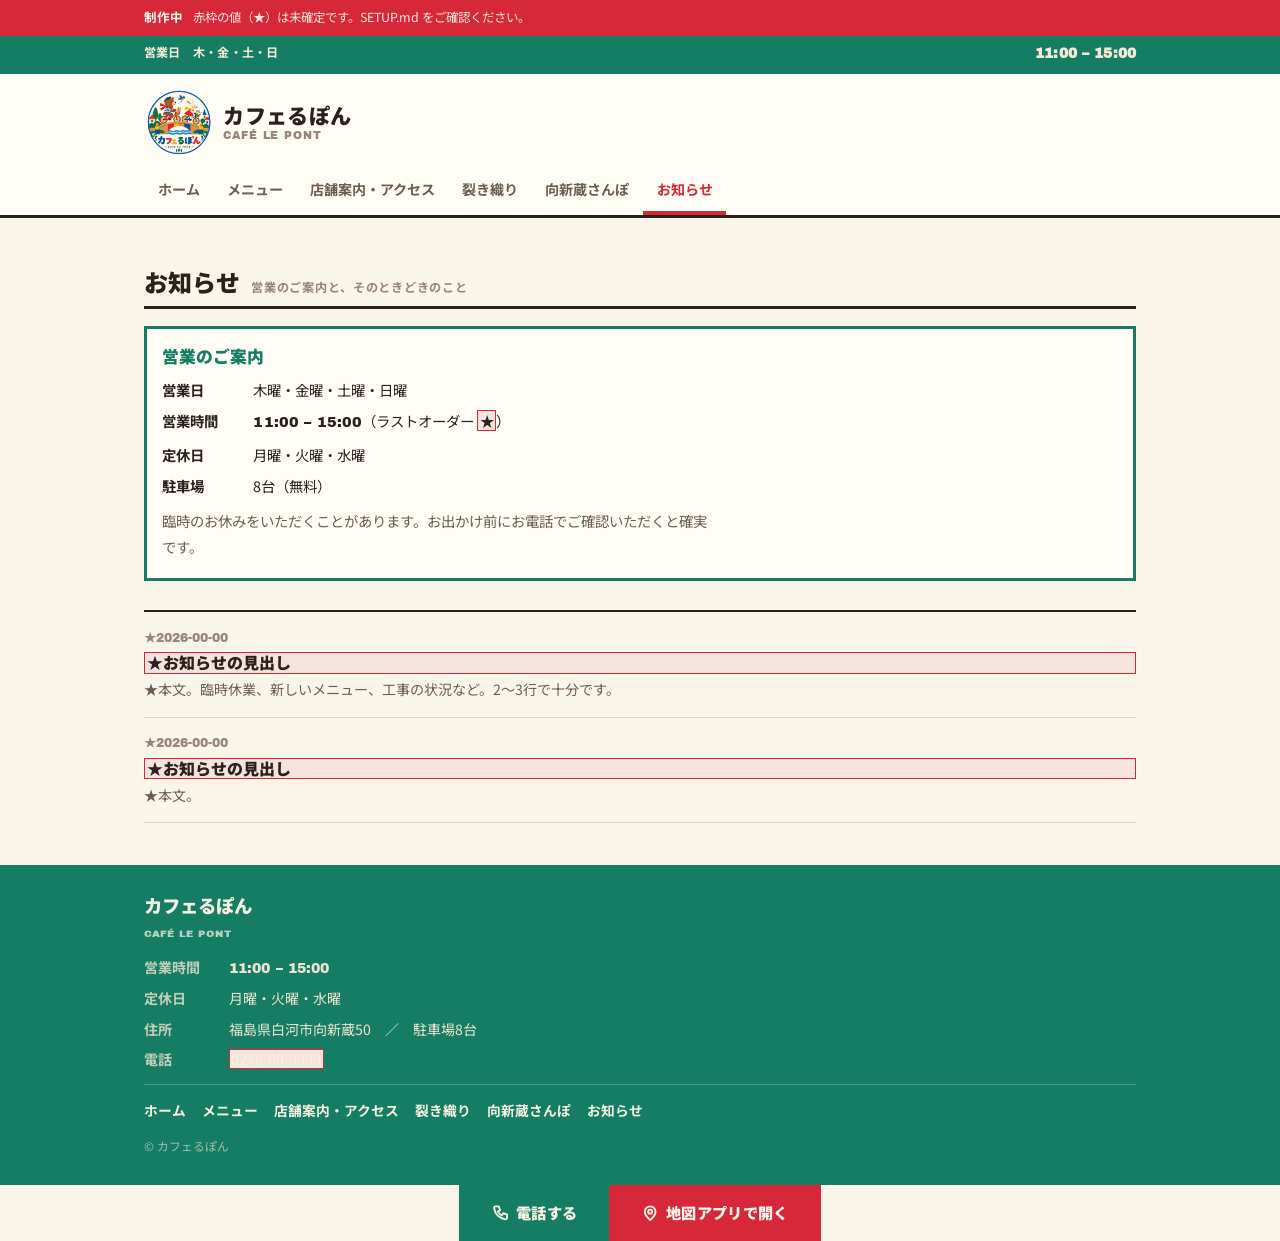
<file: news.html>
<!doctype html>
<html lang="ja">
<head>
<meta charset="utf-8">
<meta name="viewport" content="width=device-width,initial-scale=1">
<meta name="robots" content="noindex,nofollow"><!-- REVIEW-ONLY: remove this line before public launch -->
<title>お知らせ・営業案内｜カフェるぽん（白河市）</title>
<meta name="description" content="白河市のカフェるぽんの営業案内とお知らせ。営業は木・金・土・日の11:00–15:00、定休は月・火・水。臨時休業や新しいメニューのご案内はこちらに掲載します。">
<link rel="canonical" href="./news.html">
<link rel="preconnect" href="https://fonts.googleapis.com">
<link rel="preconnect" href="https://fonts.gstatic.com" crossorigin>
<link rel="stylesheet" href="https://fonts.googleapis.com/css2?family=Archivo+Black&family=Noto+Sans+JP:wght@400;700;900&display=swap">
<link rel="stylesheet" href="assets/css/style.css">
</head>
<body>

<!-- ★公開前に削除：制作中バー -->
<div class="wip"><div class="wrap">
  <b>制作中</b><span>赤枠の値（★）は未確定です。SETUP.md をご確認ください。</span>
</div></div>

<div class="hours-bar"><div class="wrap">
  <span>営業日　木・金・土・日</span>
  <span class="num">11:00 – 15:00</span>
</div></div>

<header class="site-hd"><div class="wrap">
  <a class="brand" href="index.html">
    <img class="brand-logo" src="assets/img/logo-lepont-bridge.webp" alt="カフェるぽん — 動物たちが橋を渡るロゴ" width="518" height="520">
    <span class="brand-copy"><span class="jp">カフェるぽん</span><span class="fr">CAFÉ LE PONT</span></span>
  </a>
  <nav class="nav" aria-label="メインメニュー">
    <a href="index.html">ホーム</a>
    <a href="menu.html">メニュー</a>
    <a href="access.html">店舗案内・アクセス</a>
    <a href="sakiori.html">裂き織り</a>
      <a href="mukaishinkura.html">向新蔵さんぽ</a>
    <a href="news.html" aria-current="page">お知らせ</a>
  </nav>
</div></header>

<main>

<section class="sec"><div class="wrap">
  <div class="sec-hd">
    <h2>お知らせ</h2>
    <span class="sub">営業のご案内と、そのときどきのこと</span>
  </div>

  <!--
    ▼ このページの設計意図（更新が止まっても不自然に見えないようにする）
      ・上段の「営業のご案内」は "いつ見ても正しい" 常設情報です。ここは基本的に触りません。
      ・下段の個別のお知らせが0件になっても、ページとして成立します。
      ・「最終更新日」は意図的に表示していません。更新が途切れたことが目立たないようにするためです。
      ・臨時休業が終わったら、そのお知らせは削除してください（残すと古い店に見えます）。
  -->

  <div class="standing">
    <h2>営業のご案内</h2>
    <dl>
      <div><dt>営業日</dt><dd>木曜・金曜・土曜・日曜</dd></div>
      <div><dt>営業時間</dt><dd><span class="num">11:00 – 15:00</span>（ラストオーダー <span class="todo">★</span>）</dd></div>
      <div><dt>定休日</dt><dd>月曜・火曜・水曜</dd></div>
      <div><dt>駐車場</dt><dd>8台（無料）</dd></div>
    </dl>
    <p class="sec-note">
      臨時のお休みをいただくことがあります。お出かけ前にお電話でご確認いただくと確実です。
    </p>
  </div>

  <!--
    ▼ 個別のお知らせ。新しいものを上に足してください。
      1件ぶんは <article class="post"> ～ </article> のかたまりです。丸ごとコピーして使えます。
      不要になったら、かたまりごと消してください。
  -->
  <div class="posts">

    <article class="post">
      <p class="date">★2026-00-00</p>
      <h3 class="todo">★お知らせの見出し</h3>
      <p>★本文。臨時休業、新しいメニュー、工事の状況など。2〜3行で十分です。</p>
    </article>

    <article class="post">
      <p class="date">★2026-00-00</p>
      <h3 class="todo">★お知らせの見出し</h3>
      <p>★本文。</p>
    </article>

  </div>
</div></section>

</main>

<footer class="site-ft"><div class="wrap">
  <p class="name">カフェるぽん<small>CAFÉ LE PONT</small></p>
  <dl>
    <div><dt>営業時間</dt><dd><span class="num">11:00 – 15:00</span></dd></div>
    <div><dt>定休日</dt><dd>月曜・火曜・水曜</dd></div>
    <div><dt>住所</dt><dd>福島県白河市向新蔵50　／　駐車場8台</dd></div>
    <div><dt>電話</dt><dd><a href="tel:0248000000" class="todo">0248-00-0000</a></dd></div>
  </dl>
  <nav class="fnav" aria-label="フッターメニュー">
    <a href="index.html">ホーム</a>
    <a href="menu.html">メニュー</a>
    <a href="access.html">店舗案内・アクセス</a>
    <a href="sakiori.html">裂き織り</a>
      <a href="mukaishinkura.html">向新蔵さんぽ</a>
    <a href="news.html">お知らせ</a>
  </nav>
  <p class="copy">© カフェるぽん</p>
</div></footer>

<nav class="fixbar" aria-label="電話と地図">
  <a class="tel" href="tel:0248000000">
    <svg viewBox="0 0 24 24" aria-hidden="true" fill="none" stroke="currentColor" stroke-width="2.4" stroke-linecap="round"><path d="M6 3h4l2 5-3 2a12 12 0 0 0 5 5l2-3 5 2v4a2 2 0 0 1-2 2A17 17 0 0 1 4 5a2 2 0 0 1 2-2z"/></svg>
    電話する
  </a>
  <a class="map" href="https://www.google.com/maps/search/?api=1&amp;query=福島県白河市向新蔵50" target="_blank" rel="noopener">
    <svg viewBox="0 0 24 24" aria-hidden="true" fill="none" stroke="currentColor" stroke-width="2.4" stroke-linejoin="round"><path d="M12 21s7-6.4 7-11a7 7 0 1 0-14 0c0 4.6 7 11 7 11z"/><circle cx="12" cy="10" r="2.6"/></svg>
    地図アプリで開く
  </a>
</nav>

</body>
</html>
</file>
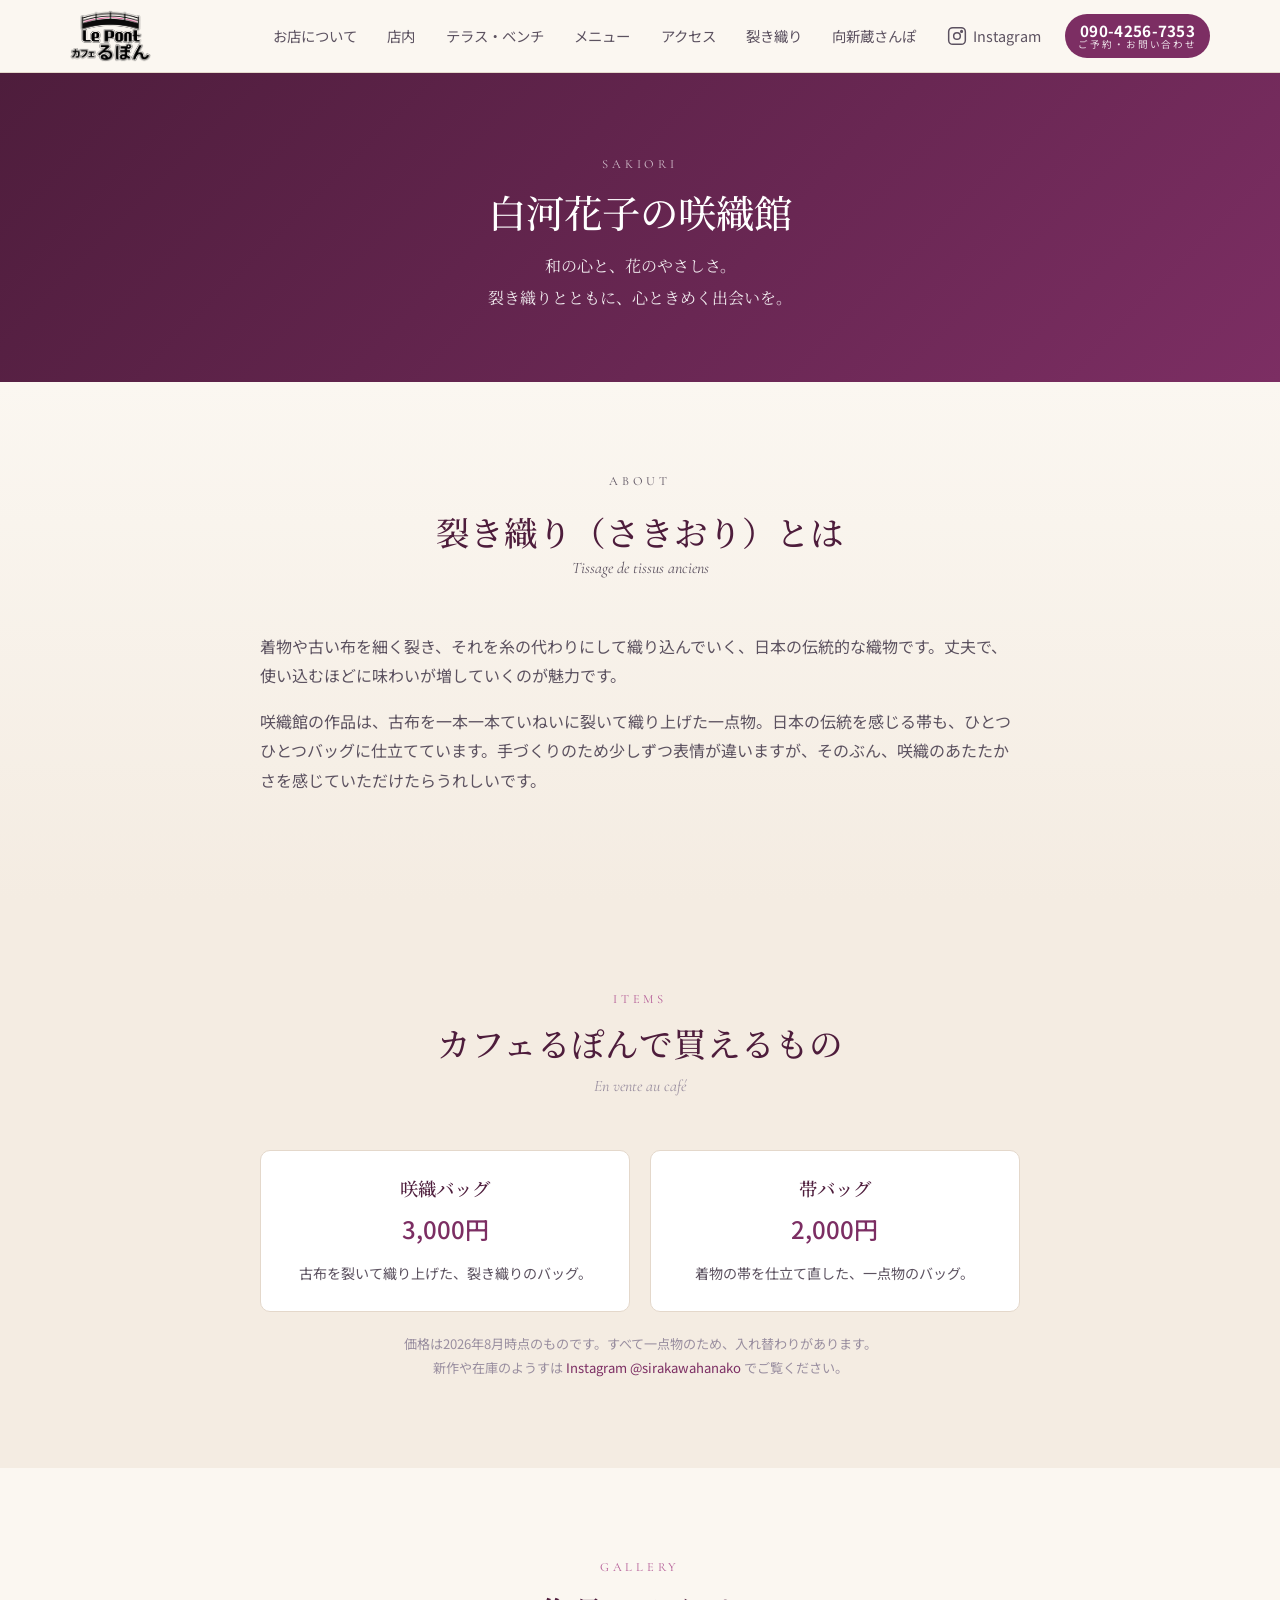
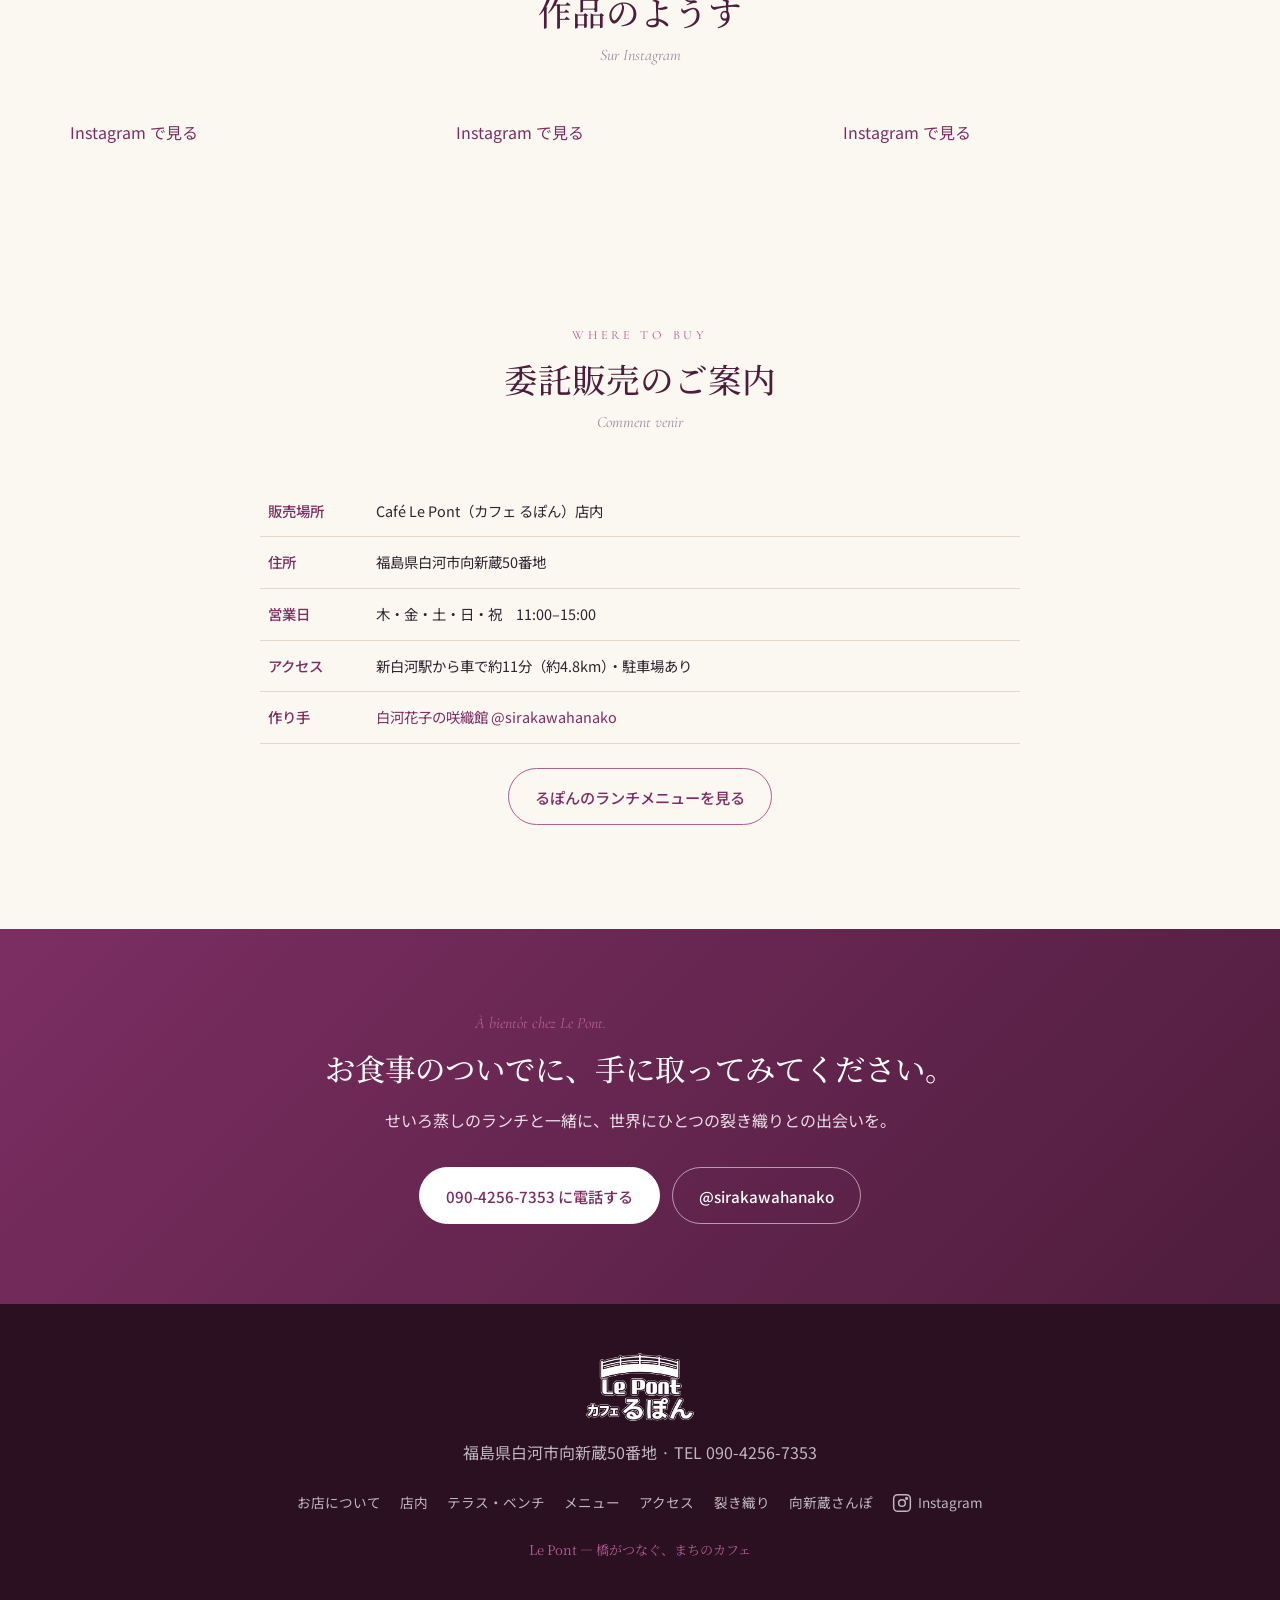
<file: sakiori.html>
<!DOCTYPE html>
<html lang="ja">
<head>
<meta charset="UTF-8">
<meta name="viewport" content="width=device-width, initial-scale=1">
<meta name="robots" content="index, follow, max-image-preview:large">
<title>裂き織りのバッグ・帯バッグ｜白河花子の咲織館 × カフェるぽん（白河市）</title>
<meta name="description" content="福島県白河市のカフェるぽんで、白河花子の咲織館（さきおりかん）の裂き織りバッグと帯バッグを委託販売しています。古布を一本一本裂いて織り上げた一点物。咲織バッグ3,000円・帯バッグ2,000円。木〜日 11:00–15:00。">
<meta property="og:type" content="website">
<meta property="og:title" content="裂き織りのバッグ・帯バッグ｜白河花子の咲織館 × カフェるぽん">
<meta property="og:description" content="古布を裂いて織り上げた、世界にひとつの裂き織りバッグ。カフェるぽん店内で委託販売中。">
<meta property="og:image" content="https://lepon.shop/assets/img/store/store-exterior-front.jpg">
<meta property="og:url" content="https://lepon.shop/sakiori.html">
<link rel="canonical" href="https://lepon.shop/sakiori.html">
<meta property="og:locale" content="ja_JP">
<meta property="og:site_name" content="Café Le Pont（カフェ るぽん）">
<link rel="preconnect" href="https://fonts.googleapis.com">
<link rel="preconnect" href="https://fonts.gstatic.com" crossorigin>
<link href="https://fonts.googleapis.com/css2?family=Cormorant+Garamond:ital,wght@0,400;0,500;1,400&family=Noto+Sans+JP:wght@300;400;500;700&family=Noto+Serif+JP:wght@400;500&display=swap" rel="stylesheet">
<link rel="icon" type="image/png" href="assets/img/logo-180.png">
<link rel="apple-touch-icon" href="assets/img/logo-180.png">
<style>
/* ===== Café Le Pont — real-photo rebuild ===== */
:root{
  --grape:#4E1D3C;      /* deep aubergine (dark sections / text accents) */
  --plum:#7C2E63;       /* brand purple */
  --orchid:#B45C97;     /* signboard orchid */
  --pink:#E6197F;       /* bridge rail accent */
  --wood:#A06A3E;       /* cedar slat */
  --red:#D5333B;        /* red bench pop */
  --cream:#FBF7F1;
  --paper:#F4ECE2;
  --sand:#EADFD0;
  --ink:#2D2530;
  --ink-soft:#5C5260;
  --muted:#9A8FA0;
  --line:#E4D8CB;
  --serif-en:"Cormorant Garamond","Times New Roman",serif;
  --serif-ja:"Noto Serif JP","Hiragino Mincho ProN","Yu Mincho",serif;
  --sans:"Noto Sans JP","Hiragino Kaku Gothic ProN","Yu Gothic",sans-serif;
  --wrap:1140px;
}
*{box-sizing:border-box}
html{scroll-behavior:smooth}
body{
  margin:0;background:var(--cream);color:var(--ink);
  font-family:var(--sans);font-weight:400;line-height:1.85;
  -webkit-font-smoothing:antialiased;text-rendering:optimizeLegibility;
  overflow-x:hidden;
}
img,video{max-width:100%;height:auto;display:block}
a{color:var(--plum);text-decoration:none}
.social-link{display:inline-flex;align-items:center;gap:.4rem}
.social-link svg{width:20px;height:20px;flex-shrink:0}
.uber-link{color:inherit;text-decoration:underline;text-underline-offset:.18em}
h1,h2,h3{line-height:1.35;margin:0;font-weight:500}
.wrap{width:min(100% - 2.5rem,var(--wrap));margin-inline:auto}
.narrow{max-width:760px}
.skip{position:absolute;left:-999px}
.skip:focus{left:1rem;top:1rem;background:var(--grape);color:#fff;padding:.6rem 1rem;border-radius:6px;z-index:999}

/* ---- buttons ---- */
.btn{display:inline-flex;align-items:center;gap:.5rem;justify-content:center;
  padding:.85rem 1.6rem;border-radius:999px;font-weight:500;font-size:.95rem;
  border:1.5px solid transparent;transition:.25s;cursor:pointer}
.btn-fill{background:var(--plum);color:#fff;border-color:var(--plum)}
.btn-fill:hover{background:var(--grape);border-color:var(--grape)}
.btn-light{background:#fff;color:var(--plum);border-color:#fff}
.btn-light:hover{background:var(--cream)}
.btn-outline{background:transparent;color:#fff;border-color:rgba(255,255,255,.55)}
.btn-outline:hover{border-color:#fff;background:rgba(255,255,255,.1)}
.btn-ghost{background:transparent;color:var(--plum);border-color:var(--orchid)}
.btn-ghost:hover{background:var(--plum);color:#fff;border-color:var(--plum)}

/* ---- bridge divider ---- */
.bridge{display:block;margin:0 auto;color:var(--orchid)}

/* ---- header ---- */
.site-header{position:sticky;top:0;z-index:100;background:rgba(251,247,241,.92);
  backdrop-filter:blur(10px);border-bottom:1px solid var(--line)}
.header-inner{display:flex;align-items:center;justify-content:space-between;gap:1rem;min-height:72px;padding:.4rem 0}
.brand{display:flex;align-items:center;gap:.6rem}
.brand img{height:52px;width:auto}
.brand b{font-family:var(--serif-en);font-weight:500;font-size:1.15rem;color:var(--grape);letter-spacing:.02em;line-height:1}
.brand span{display:block;font-size:.66rem;letter-spacing:.3em;color:var(--orchid);margin-top:.2rem}
.site-nav{display:flex;align-items:center;gap:.3rem}
.site-nav a{padding:.5rem .8rem;color:var(--ink-soft);font-size:.9rem;position:relative}
.site-nav a:not(.nav-cta):hover{color:var(--plum)}
.site-nav a:not(.nav-cta)::after{content:"";position:absolute;left:.8rem;right:.8rem;bottom:.35rem;height:1.5px;background:var(--pink);transform:scaleX(0);transform-origin:left;transition:.25s}
.site-nav a:not(.nav-cta):hover::after{transform:scaleX(1)}
.nav-cta{display:flex;flex-direction:column;align-items:center;background:var(--plum);color:#fff!important;
  padding:.45rem 1rem;border-radius:999px;margin-left:.4rem;line-height:1.15}
.nav-cta:hover{background:var(--grape)}
.nav-cta b{font-size:.95rem;font-weight:700;letter-spacing:.02em}
.nav-cta small{font-size:.6rem;letter-spacing:.2em;opacity:.85}
.nav-toggle{display:none}

/* ---- hero ---- */
.hero{position:relative;min-height:88vh;display:flex;align-items:center;justify-content:center;text-align:center;color:#fff;overflow:hidden}
.hero-bg{position:absolute;inset:0;width:100%;height:100%;object-fit:cover;object-position:center 60%}
.hero::after{content:"";position:absolute;inset:0;
  background:linear-gradient(180deg,rgba(40,16,32,.55) 0%,rgba(62,20,48,.45) 45%,rgba(40,16,32,.72) 100%)}
.hero-inner{position:relative;z-index:2;padding:5rem 1.25rem}
.hero-kicker{font-size:.95rem;letter-spacing:.14em;margin:0 0 1.6rem;text-shadow:0 1px 10px rgba(0,0,0,.4)}
.hero-kicker span{display:inline-block;margin-top:.3rem;font-size:1.05rem}
.hero-logo{margin:0 auto;max-width:min(380px,64vw)}
.hero-logo img{display:block;width:100%;height:auto;filter:drop-shadow(0 4px 18px rgba(0,0,0,.35))}
.hero-depuis{font-family:var(--serif-en);letter-spacing:.35em;font-size:.8rem;margin:1.6rem 0 1rem;display:flex;gap:1rem;align-items:center;justify-content:center;opacity:.9}
.hero-depuis::before,.hero-depuis::after{content:"";width:40px;height:1px;background:rgba(255,255,255,.6)}
.hero-fr{font-family:var(--serif-en);font-style:italic;font-size:1.15rem;margin:.2rem 0 .1rem;opacity:.95}
.hero-ja{font-family:var(--serif-ja);font-size:.95rem;margin:.1rem 0 2rem;opacity:.92}
.hero-actions{display:flex;gap:.8rem;justify-content:center;flex-wrap:wrap}
.hero-facts{position:absolute;z-index:2;left:0;right:0;bottom:0;margin:0;
  display:flex;flex-wrap:wrap;justify-content:center;gap:0;
  background:rgba(40,14,30,.55);backdrop-filter:blur(6px);border-top:1px solid rgba(255,255,255,.14)}
.hero-facts>div{flex:1 1 auto;min-width:150px;padding:.9rem 1.2rem;text-align:center;border-left:1px solid rgba(255,255,255,.12)}
.hero-facts>div:first-child{border-left:none}
.hero-facts dt{font-size:.62rem;letter-spacing:.24em;color:var(--orchid);text-transform:uppercase}
.hero-facts dd{margin:.25rem 0 0;font-size:.9rem;color:#fff}

/* ---- section scaffolding ---- */
.section{padding:5.5rem 0}
.section-head{text-align:center;margin-bottom:3rem}
.section-label{font-family:var(--serif-en);letter-spacing:.3em;text-transform:uppercase;font-size:.78rem;color:var(--orchid);margin:0 0 .6rem}
.section-title{font-family:var(--serif-ja);font-size:clamp(1.5rem,4.5vw,2.1rem);color:var(--grape)}
.section-sub{font-family:var(--serif-en);font-style:italic;color:var(--muted);margin:.4rem 0 0}

/* ---- about ---- */
.about{background:linear-gradient(180deg,var(--cream),var(--paper))}
.about-grid{display:grid;grid-template-columns:1.05fr .95fr;gap:3rem;align-items:center}
.about-text .drop{font-family:var(--serif-ja);font-size:1.25rem;color:var(--plum);margin:0 0 1rem}
.about-text p{margin:0 0 1rem;color:var(--ink-soft)}
.about-text em{font-family:var(--serif-en);font-style:italic;color:var(--plum)}
.about-photo{position:relative}
.about-photo img{border-radius:10px;box-shadow:0 18px 40px -18px rgba(78,29,60,.5);aspect-ratio:4/3;object-fit:cover;width:100%}
.about-photo figcaption{position:absolute;left:1rem;bottom:1rem;background:rgba(124,46,99,.9);color:#fff;font-size:.72rem;letter-spacing:.1em;padding:.35rem .8rem;border-radius:999px}
.pillars{list-style:none;margin:3rem 0 0;padding:0;display:grid;grid-template-columns:repeat(4,1fr);gap:1.2rem}
.pillars li{background:#fff;border:1px solid var(--line);border-radius:12px;padding:1.5rem 1.2rem;text-align:center}
.pillars .ic{width:46px;height:46px;margin:0 auto .8rem;color:var(--plum)}
.pillars h3{font-size:1rem;color:var(--grape);margin-bottom:.4rem}
.pillars p{font-size:.84rem;color:var(--ink-soft);margin:0;line-height:1.7}

/* ---- gallery (interior / terrace) ---- */
.band-interior{background:var(--cream)}
.band-terrace{background:linear-gradient(180deg,var(--grape),#3a1430);color:#fff}
.band-terrace .section-title{color:#fff}
.band-terrace .section-sub{color:var(--orchid)}
.gal{display:grid;gap:1rem}
.gal-interior{grid-template-columns:2fr 1fr 1fr;grid-auto-rows:220px}
.gal-interior li{list-style:none;overflow:hidden;border-radius:10px}
.gal-interior li:first-child{grid-row:span 2;grid-column:span 1}
.gal-interior img{width:100%;height:100%;object-fit:cover;transition:.5s}
.gal-interior li:hover img{transform:scale(1.05)}
.terrace-layout{display:grid;grid-template-columns:1fr 1fr;gap:2.5rem;align-items:center}
.terrace-bench{position:relative;border-radius:12px;overflow:hidden;box-shadow:0 20px 50px -20px rgba(0,0,0,.6)}
.terrace-bench img{width:100%;aspect-ratio:3/4;object-fit:cover}
.terrace-copy p{color:rgba(255,255,255,.85)}
.terrace-copy .big{font-family:var(--serif-ja);font-size:1.4rem;color:#fff;margin:0 0 1rem}
.terrace-mini{display:grid;grid-template-columns:1fr 1fr;gap:1rem;margin-top:1.5rem}
.terrace-mini img{border-radius:10px;aspect-ratio:3/4;object-fit:cover}

/* ---- menu ---- */
.menu{background:var(--paper)}
.menu-note{text-align:center;color:var(--ink-soft);font-size:.9rem;margin:-1.5rem auto 2.5rem;max-width:620px}
.menu-signature{display:grid;grid-template-columns:1fr 1fr;gap:0;border-radius:14px;overflow:hidden;
  box-shadow:0 20px 50px -24px rgba(78,29,60,.45);background:#fff;margin-bottom:2.5rem}
.menu-signature img{width:100%;height:100%;object-fit:cover;min-height:320px}
.menu-signature .txt{padding:2.5rem;display:flex;flex-direction:column;justify-content:center}
.menu-signature .tag{font-family:var(--serif-en);font-style:italic;color:var(--pink);margin:0 0 .5rem}
.menu-signature h3{font-family:var(--serif-ja);font-size:1.6rem;color:var(--grape);margin:0 0 .9rem}
.menu-signature p{color:var(--ink-soft);margin:0}
.menu-clip{max-width:820px;margin:0 auto 2.5rem;border-radius:14px;overflow:hidden;position:relative;box-shadow:0 20px 50px -24px rgba(78,29,60,.45)}
.menu-clip video{display:block;width:100%;aspect-ratio:16/9;object-fit:cover}
.menu-clip figcaption{position:absolute;left:1rem;bottom:.9rem;background:rgba(124,46,99,.85);color:#fff;font-size:.72rem;letter-spacing:.08em;padding:.3rem .8rem;border-radius:999px;backdrop-filter:blur(4px)}
.menu-grid{list-style:none;margin:0;padding:0;display:grid;grid-template-columns:repeat(3,1fr);gap:1.6rem}
.menu-grid li{background:#fff;border-radius:12px;overflow:hidden;border:1px solid var(--line);transition:.3s}
.menu-grid li:hover{transform:translateY(-4px);box-shadow:0 16px 36px -18px rgba(78,29,60,.4)}
.menu-grid figure{margin:0;overflow:hidden;aspect-ratio:4/3}
.menu-grid img{width:100%;height:100%;object-fit:cover;transition:.5s}
.menu-grid li:hover img{transform:scale(1.06)}
.menu-grid .photo-contain{background:var(--paper)}
.menu-grid .photo-contain img{object-fit:contain}
.menu-grid li:hover .photo-contain img{transform:none}
.menu-grid .body{padding:1.1rem 1.25rem 1.4rem}
.menu-grid h3{font-size:1.05rem;color:var(--grape);margin-bottom:.35rem}
.menu-grid p{font-size:.84rem;color:var(--ink-soft);margin:0;line-height:1.7}
.menu-grid .price{display:inline-block;margin-top:.6rem;font-weight:700;color:var(--plum)}
.menu-foot{text-align:center;margin-top:2.5rem;color:var(--ink-soft);font-size:.9rem}
.menu-foot .pills{display:flex;gap:.6rem;flex-wrap:wrap;justify-content:center;margin-bottom:1.2rem}
.menu-foot .pills span{background:#fff;border:1px solid var(--line);border-radius:999px;padding:.4rem 1rem;font-size:.82rem;color:var(--ink-soft)}

/* ---- access ---- */
.access-grid{display:grid;grid-template-columns:1fr 1fr;gap:2.5rem;align-items:stretch}
.access-photo{border-radius:12px;overflow:hidden;box-shadow:0 18px 40px -20px rgba(78,29,60,.4)}
.access-photo img{width:100%;height:100%;object-fit:cover;min-height:280px}
.info-table{width:100%;border-collapse:collapse;margin-bottom:1.5rem}
.info-table th,.info-table td{text-align:left;padding:.75rem .5rem;border-bottom:1px solid var(--line);font-size:.9rem;vertical-align:top}
.info-table th{width:7.5em;color:var(--plum);font-weight:500}
.map{border-radius:12px;overflow:hidden;border:1px solid var(--line);margin-top:1.2rem}
.map iframe{width:100%;height:300px;border:0;display:block}

/* ---- cta ---- */
.cta{background:linear-gradient(135deg,var(--plum),var(--grape));color:#fff;text-align:center;padding:5rem 0}
.cta .fr{font-family:var(--serif-en);font-style:italic;color:var(--orchid);margin:0 0 .6rem}
.cta h2{font-family:var(--serif-ja);font-size:clamp(1.4rem,4vw,1.9rem);margin:0 0 1rem}
.cta p{color:rgba(255,255,255,.85);margin:0 auto 2rem;max-width:560px}

/* ---- footer ---- */
.site-footer{background:#2a1020;color:rgba(255,255,255,.7);padding:3rem 0 5.5rem;text-align:center}
.site-footer img{height:70px;width:auto;margin:0 auto 1rem}
.footer-nav{display:flex;gap:1.2rem;justify-content:center;flex-wrap:wrap;margin:1.4rem 0}
.footer-nav a{color:rgba(255,255,255,.7);font-size:.85rem}
.footer-nav a:hover{color:#fff}
.footer-tag{font-family:var(--serif-ja);font-size:.82rem;color:var(--orchid);margin-top:1rem}

/* ---- mobile call bar ---- */
.callbar{position:fixed;left:0;right:0;bottom:0;z-index:90;display:none;
  grid-template-columns:1fr 1fr;background:#fff;border-top:1px solid var(--line);
  padding-bottom:env(safe-area-inset-bottom)}
.callbar a{display:flex;align-items:center;justify-content:center;gap:.5rem;padding:.9rem;font-size:.9rem;font-weight:500}
.callbar svg{width:20px;height:20px}
.callbar .cb-tel{color:var(--plum)}
.callbar .cb-ig{color:#fff;background:linear-gradient(135deg,var(--plum),var(--pink))}

/* ---- responsive ---- */
@media(max-width:1180px){
  .about-grid,.terrace-layout,.menu-signature,.access-grid{grid-template-columns:1fr}
  .pillars{grid-template-columns:1fr 1fr}
  .menu-grid{grid-template-columns:1fr 1fr}
  .gal-interior{grid-template-columns:1fr 1fr;grid-auto-rows:160px}
  .gal-interior li:first-child{grid-column:span 2;grid-row:span 1;aspect-ratio:16/9}
  .menu-signature img{min-height:260px}
}
@media(max-width:1180px){
  /* backdrop-filter作る含有ブロックを解除しないとfixedパネルがヘッダー内に閉じ込められる */
  .site-header{backdrop-filter:none;-webkit-backdrop-filter:none;background:var(--cream)}
  .site-nav{position:fixed;inset:0 0 0 auto;width:min(82vw,320px);background:var(--cream);
    flex-direction:column;align-items:stretch;padding:5rem 1.5rem 2rem;gap:.2rem;z-index:110;overflow-y:auto;
    transform:translateX(100%);transition:.3s;box-shadow:-10px 0 40px -20px rgba(0,0,0,.4)}
  .site-nav a{padding:.95rem .6rem;border-bottom:1px solid var(--line);color:var(--grape);font-size:1rem;font-weight:500}
  .nav-cta{flex-direction:row;gap:.5rem;justify-content:center;margin:.8rem 0 0}
  #navchk:checked ~ .header-inner .site-nav{transform:translateX(0)}
  .nav-toggle{display:flex;flex-direction:column;gap:5px;width:30px;cursor:pointer;z-index:120;background:none;border:0;padding:4px}
  .nav-toggle span{height:2px;background:var(--grape);border-radius:2px;transition:.3s}
  #navchk:checked ~ .header-inner .nav-toggle span:nth-child(1){transform:translateY(7px) rotate(45deg)}
  #navchk:checked ~ .header-inner .nav-toggle span:nth-child(2){opacity:0}
  #navchk:checked ~ .header-inner .nav-toggle span:nth-child(3){transform:translateY(-7px) rotate(-45deg)}
}
@media(max-width:640px){
  .section{padding:3.5rem 0}
  .menu-grid{grid-template-columns:1fr}
  .pillars{grid-template-columns:1fr}
  .terrace-bench img{aspect-ratio:4/3}
  .hero{flex-direction:column;justify-content:center}
  .hero-inner{padding:3.2rem 1.25rem 2rem}
  .hero-facts{position:static;margin-top:.5rem}
  .hero-facts>div{min-width:50%}
  .callbar{display:grid}
  .site-footer{padding-bottom:6rem}
}

/* ---- sakiori page ---- */
.sk-hero{background:linear-gradient(135deg,var(--grape),var(--plum));color:#fff;text-align:center;padding:5rem 0 4.2rem}
.sk-hero .section-label{color:rgba(255,255,255,.7)}
.sk-hero h1{font-family:var(--serif-ja);font-size:clamp(1.6rem,5vw,2.4rem);margin:0 0 .8rem;font-weight:500}
.sk-hero .lead{font-family:var(--serif-ja);color:rgba(255,255,255,.9);margin:0;line-height:2}
.sk-text p{color:var(--ink-soft);margin:0 0 1rem}
.sk-items{list-style:none;padding:0;margin:0 auto;display:grid;grid-template-columns:repeat(2,minmax(0,1fr));gap:1.2rem;max-width:760px}
.sk-items li{background:#fff;border:1px solid var(--line);border-radius:10px;padding:1.6rem 1.4rem;text-align:center}
.sk-items h3{font-family:var(--serif-ja);color:var(--grape);font-size:1.15rem;margin:0 0 .4rem}
.sk-items .price{font-size:1.5rem;color:var(--plum);font-weight:500;margin:0}
.sk-items p{color:var(--ink-soft);font-size:.88rem;margin:.5rem 0 0}
.sk-note{text-align:center;color:var(--muted);font-size:.82rem;margin:1.2rem auto 0;max-width:620px}
.sk-embeds{display:grid;grid-template-columns:repeat(auto-fit,minmax(min(100%,320px),1fr));gap:1.2rem;align-items:start}
.sk-embeds .instagram-media{margin:0 auto!important;min-width:0!important;width:100%!important}
@media (max-width:560px){.sk-items{grid-template-columns:1fr}}
</style>
<script type="application/ld+json">
{
  "@context": "https://schema.org",
  "@graph": [
    {
      "@type": "WebPage",
      "@id": "https://lepon.shop/sakiori.html",
      "url": "https://lepon.shop/sakiori.html",
      "name": "裂き織りのバッグ・帯バッグ｜白河花子の咲織館 × カフェるぽん",
      "inLanguage": "ja",
      "about": {"@type": "Thing", "name": "裂き織り（さきおり）", "description": "着物や古い布を細く裂き、糸の代わりに織り込む日本の伝統的な織物"},
      "isPartOf": {"@type": "WebSite", "url": "https://lepon.shop/", "name": "Café Le Pont（カフェ るぽん）"},
      "mentions": [{"@id": "https://lepon.shop/#cafe"}, {"@id": "https://lepon.shop/sakiori.html#maker"}]
    },
    {
      "@type": "Organization",
      "@id": "https://lepon.shop/sakiori.html#maker",
      "name": "白河花子の咲織館（さきおりかん）",
      "description": "福島県白河市で裂き織りのバッグや帯バッグを手づくりしている作り手",
      "sameAs": ["https://www.instagram.com/sirakawahanako/"]
    },
    {
      "@type": "BreadcrumbList",
      "itemListElement": [
        {"@type": "ListItem", "position": 1, "name": "ホーム", "item": "https://lepon.shop/"},
        {"@type": "ListItem", "position": 2, "name": "裂き織り", "item": "https://lepon.shop/sakiori.html"}
      ]
    }
  ]
}
</script>
</head>
<body>

<a class="skip" href="#main">本文へスキップ</a>

<header class="site-header" id="top">
  <input type="checkbox" id="navchk" hidden>
  <div class="wrap header-inner">
    <a class="brand" href="index.html" aria-label="Café Le Pont（カフェ るぽん）ホーム">
      <img src="assets/img/logo-color.png" alt="Café Le Pont（カフェ るぽん）">
    </a>
    <label for="navchk" class="nav-toggle" aria-label="メニューを開く"><span></span><span></span><span></span></label>
    <nav class="site-nav" aria-label="メインメニュー">
      <a href="index.html#about">お店について</a>
      <a href="index.html#interior">店内</a>
      <a href="index.html#terrace">テラス・ベンチ</a>
      <a href="index.html#menu">メニュー</a>
      <a href="index.html#access">アクセス</a>
      <a href="sakiori.html" aria-current="page">裂き織り</a>
      <a href="mukaishinkura.html">向新蔵さんぽ</a>
      <a class="social-link" href="https://www.instagram.com/rupon_208/" target="_blank" rel="noopener"><svg viewBox="0 0 24 24" fill="none" stroke="currentColor" stroke-width="1.8" stroke-linecap="round" stroke-linejoin="round" aria-hidden="true" focusable="false"><rect x="2" y="2" width="20" height="20" rx="5"/><circle cx="12" cy="12" r="4"/><circle cx="17.5" cy="6.5" r="1"/></svg><span>Instagram</span></a>
      <a class="nav-cta" href="tel:09042567353"><b>090-4256-7353</b><small>ご予約・お問い合わせ</small></a>
    </nav>
  </div>
</header>

<main id="main">

  <section class="sk-hero">
    <div class="wrap narrow">
      <p class="section-label">Sakiori</p>
      <h1>白河花子の咲織館</h1>
      <p class="lead">和の心と、花のやさしさ。<br>裂き織りとともに、心ときめく出会いを。</p>
    </div>
  </section>

  <section class="section about">
    <div class="wrap narrow sk-text">
      <header class="section-head">
        <p class="section-label">About</p>
        <h2 class="section-title">裂き織り（さきおり）とは</h2>
        <p class="section-sub">Tissage de tissus anciens</p>
      </header>
      <p>着物や古い布を細く裂き、それを糸の代わりにして織り込んでいく、日本の伝統的な織物です。丈夫で、使い込むほどに味わいが増していくのが魅力です。</p>
      <p>咲織館の作品は、古布を一本一本ていねいに裂いて織り上げた一点物。日本の伝統を感じる帯も、ひとつひとつバッグに仕立てています。手づくりのため少しずつ表情が違いますが、そのぶん、咲織のあたたかさを感じていただけたらうれしいです。</p>
    </div>
  </section>

  <section class="section menu">
    <div class="wrap">
      <header class="section-head">
        <p class="section-label">Items</p>
        <h2 class="section-title">カフェるぽんで買えるもの</h2>
        <p class="section-sub">En vente au café</p>
      </header>
      <ul class="sk-items">
        <li>
          <h3>咲織バッグ</h3>
          <p class="price">3,000円</p>
          <p>古布を裂いて織り上げた、裂き織りのバッグ。</p>
        </li>
        <li>
          <h3>帯バッグ</h3>
          <p class="price">2,000円</p>
          <p>着物の帯を仕立て直した、一点物のバッグ。</p>
        </li>
      </ul>
      <p class="sk-note">価格は2026年8月時点のものです。すべて一点物のため、入れ替わりがあります。<br>新作や在庫のようすは <a href="https://www.instagram.com/sirakawahanako/" target="_blank" rel="noopener">Instagram @sirakawahanako</a> でご覧ください。</p>
    </div>
  </section>

  <section class="section">
    <div class="wrap">
      <header class="section-head">
        <p class="section-label">Gallery</p>
        <h2 class="section-title">作品のようす</h2>
        <p class="section-sub">Sur Instagram</p>
      </header>
      <div class="sk-embeds">
        <blockquote class="instagram-media" data-instgrm-permalink="https://www.instagram.com/reel/DcVUDkjTIM6/?utm_source=ig_embed" data-instgrm-version="14"><a href="https://www.instagram.com/reel/DcVUDkjTIM6/" target="_blank" rel="noopener">Instagram で見る</a></blockquote>
        <blockquote class="instagram-media" data-instgrm-permalink="https://www.instagram.com/p/Dc58BzIlMkU/?utm_source=ig_embed" data-instgrm-version="14"><a href="https://www.instagram.com/p/Dc58BzIlMkU/" target="_blank" rel="noopener">Instagram で見る</a></blockquote>
        <blockquote class="instagram-media" data-instgrm-permalink="https://www.instagram.com/p/DdiG-ZmTwdl/?utm_source=ig_embed" data-instgrm-version="14"><a href="https://www.instagram.com/p/DdiG-ZmTwdl/" target="_blank" rel="noopener">Instagram で見る</a></blockquote>
      </div>
    </div>
  </section>

  <section class="section access">
    <div class="wrap narrow">
      <header class="section-head">
        <p class="section-label">Where to buy</p>
        <h2 class="section-title">委託販売のご案内</h2>
        <p class="section-sub">Comment venir</p>
      </header>
      <table class="info-table">
        <tbody>
          <tr><th>販売場所</th><td>Café Le Pont（カフェ るぽん）店内</td></tr>
          <tr><th>住所</th><td>福島県白河市向新蔵50番地</td></tr>
          <tr><th>営業日</th><td>木・金・土・日・祝　11:00–15:00</td></tr>
          <tr><th>アクセス</th><td>新白河駅から車で約11分（約4.8km）・駐車場あり</td></tr>
          <tr><th>作り手</th><td><a href="https://www.instagram.com/sirakawahanako/" target="_blank" rel="noopener">白河花子の咲織館 @sirakawahanako</a></td></tr>
        </tbody>
      </table>
      <p style="text-align:center"><a class="btn btn-ghost" href="index.html#menu">るぽんのランチメニューを見る</a></p>
    </div>
  </section>

  <section class="cta">
    <div class="wrap narrow">
      <p class="fr"><em>À bientôt chez Le Pont.</em></p>
      <h2>お食事のついでに、手に取ってみてください。</h2>
      <p>せいろ蒸しのランチと一緒に、世界にひとつの裂き織りとの出会いを。</p>
      <div class="hero-actions">
        <a class="btn btn-light" href="tel:09042567353">090-4256-7353 に電話する</a>
        <a class="btn btn-outline" href="https://www.instagram.com/sirakawahanako/" target="_blank" rel="noopener">@sirakawahanako</a>
      </div>
    </div>
  </section>

</main>

<footer class="site-footer">
  <div class="wrap">
    <img src="assets/img/logo-white.png" alt="Café Le Pont">
    <p>福島県白河市向新蔵50番地 &middot; TEL 090-4256-7353</p>
    <nav class="footer-nav" aria-label="フッターメニュー">
      <a href="index.html#about">お店について</a>
      <a href="index.html#interior">店内</a>
      <a href="index.html#terrace">テラス・ベンチ</a>
      <a href="index.html#menu">メニュー</a>
      <a href="index.html#access">アクセス</a>
      <a href="sakiori.html">裂き織り</a>
      <a href="mukaishinkura.html">向新蔵さんぽ</a>
      <a class="social-link" href="https://www.instagram.com/rupon_208/" target="_blank" rel="noopener"><svg viewBox="0 0 24 24" fill="none" stroke="currentColor" stroke-width="1.8" stroke-linecap="round" stroke-linejoin="round" aria-hidden="true" focusable="false"><rect x="2" y="2" width="20" height="20" rx="5"/><circle cx="12" cy="12" r="4"/><circle cx="17.5" cy="6.5" r="1"/></svg><span>Instagram</span></a>
    </nav>
    <p class="footer-tag">Le Pont &mdash; 橋がつなぐ、まちのカフェ</p>
  </div>
</footer>

<div class="callbar" aria-label="電話・SNS">
  <a class="cb-tel" href="tel:09042567353">
    <svg viewBox="0 0 24 24" fill="none" stroke="currentColor" stroke-width="1.8" stroke-linecap="round" stroke-linejoin="round"><path d="M22 16.9v3a2 2 0 0 1-2.2 2 19.8 19.8 0 0 1-8.6-3.1 19.5 19.5 0 0 1-6-6A19.8 19.8 0 0 1 2.1 4.2 2 2 0 0 1 4.1 2h3a2 2 0 0 1 2 1.7c.1.9.3 1.8.6 2.6a2 2 0 0 1-.5 2.1L8.1 9.6a16 16 0 0 0 6 6l1.2-1.2a2 2 0 0 1 2.1-.5c.8.3 1.7.5 2.6.6a2 2 0 0 1 1.7 2z"/></svg>
    電話する
  </a>
  <a class="cb-ig" href="https://www.instagram.com/rupon_208/" target="_blank" rel="noopener">
    <svg viewBox="0 0 24 24" fill="none" stroke="currentColor" stroke-width="1.8" stroke-linecap="round" stroke-linejoin="round"><rect x="2" y="2" width="20" height="20" rx="5"/><circle cx="12" cy="12" r="4"/><circle cx="17.5" cy="6.5" r="1"/></svg>
    Instagram
  </a>
</div>

<script async src="https://www.instagram.com/embed.js"></script>
<script>
/* モバイル: ナビ項目を選んだらハンバーガーメニューを自動で閉じる */
(function(){
  var chk=document.getElementById('navchk');
  if(!chk)return;
  document.querySelectorAll('.site-nav a').forEach(function(a){
    a.addEventListener('click',function(){ chk.checked=false; });
  });
})();
</script>
</body>
</html>
</file>
<file: assets/css/style.css>
@charset "utf-8";
/* ==========================================================================
   カフェるぽん（Café Le Pont） — 共通スタイル
   配色：フランスの木のおもちゃを思わせる赤・青・黄・緑
   方針：モバイルファースト。角丸は使わない。余白は詰め気味。朱は「点」で使う。
   ========================================================================== */

:root{
  /* --- 色。ここ以外に色を直接書かないこと --- */
  --ground:      #FAF5E9;  /* 生成り：地 */
  --surface:     #FFFDF6;  /* 白に近い生成り：カード面 */
  --surface-2:   #F3EAD6;  /* 一段沈めた面 */
  --ink:         #2A211C;  /* 墨茶：本文 */
  --ink-2:       #6E5C50;  /* 補足文 */
  --ink-3:       #98867A;  /* 注記 */
  --rule:        #DFD3BC;  /* 罫 */
  --rule-strong: #C9B999;
  --red:         #D62839;
  --red-deep:    #A7192A;
  --red-wash:    #F6E3DE;
  --green:       #147D64;
  --blue:        #2155A4;
  --yolk:        #F2B705;
  --straw:       #D9C9A3;

  /* --- 書体 --- */
  /* 日本語Webフォントは重い。回線が細い前提のため Noto Sans JP 一族に絞り、
     手書き風フォントは採用していない（提案時の判断／SETUP.md 参照）。 */
  --f-base: "Noto Sans JP", "Hiragino Kaku Gothic ProN", "Yu Gothic", "Meiryo", sans-serif;
  --f-num:  "Archivo Black", "Noto Sans JP", sans-serif;

  --col: min(100% - 1.6rem, 62rem);
  --bar-h: 3.75rem;         /* 下部固定バーの高さ */
}

*,*::before,*::after{ box-sizing:border-box; }

html{ -webkit-text-size-adjust:100%; }

body{
  margin:0;
  padding-bottom:var(--bar-h);
  background:var(--ground);
  color:var(--ink);
  font-family:var(--f-base);
  font-size:16px;
  line-height:1.8;
  -webkit-font-smoothing:antialiased;
}

img{ max-width:100%; height:auto; display:block; }
p{ margin:0; }
h1,h2,h3,h4{ margin:0; font-weight:900; line-height:1.35; text-wrap:balance; }
ul,ol,dl,dd{ margin:0; padding:0; }
li{ list-style:none; }
a{ color:var(--red-deep); }
:focus-visible{ outline:3px solid var(--red); outline-offset:2px; }

.wrap{ width:var(--col); margin-inline:auto; }
.num{ font-family:var(--f-num); font-variant-numeric:tabular-nums; letter-spacing:.01em; }

/* 未確定値。SETUP.md の対応が済んだら .todo ごと外す */
.todo{
  background:var(--red-wash);
  box-shadow:0 0 0 1px var(--red) inset;
  padding:0 .18em;
}

/* --------------------------------------------------------------------------
   制作中バー ─ 公開前に全ページから削除すること
   -------------------------------------------------------------------------- */
.wip{
  background:var(--red); color:#FFF6EE;
  font-size:.78rem; font-weight:700; line-height:1.6;
  padding:.5rem 0;
}
.wip .wrap{ display:flex; gap:.6rem; flex-wrap:wrap; align-items:baseline; }
.wip b{ letter-spacing:.08em; }
.wip span{ font-weight:400; opacity:.92; }

/* --------------------------------------------------------------------------
   ヘッダ
   -------------------------------------------------------------------------- */
.hours-bar{
  background:var(--green); color:#F2EAD6;
  font-size:.76rem; font-weight:700; letter-spacing:.02em;
}
.hours-bar .wrap{
  display:flex; justify-content:space-between; gap:.8rem; flex-wrap:wrap;
  padding:.4rem 0;
}
.hours-bar .num{ font-size:.86rem; }

.site-hd{ background:var(--surface); border-bottom:3px solid var(--ink); }
.site-hd .wrap{ display:flex; flex-direction:column; gap:.65rem; padding:.85rem 0 0; }

.brand{ display:flex; align-items:center; gap:.55rem; text-decoration:none; color:var(--ink); }
.brand-logo{ width:4.4rem; height:4.4rem; object-fit:contain; flex:0 0 auto; }
.brand-copy{ display:flex; flex-direction:column; line-height:1.25; }
.brand .jp{ font-size:1.32rem; font-weight:900; letter-spacing:.02em; }
.brand .fr{ font-family:var(--f-num); font-size:.68rem; color:var(--ink-3); letter-spacing:.08em; }

.nav{ display:flex; gap:0; overflow-x:auto; scrollbar-width:none; }
.nav::-webkit-scrollbar{ display:none; }
.nav a{
  flex:0 0 auto;
  padding:.55rem .85rem;
  font-size:.88rem; font-weight:700; text-decoration:none;
  color:var(--ink-2);
  border-bottom:4px solid transparent;
  white-space:nowrap;
}
.nav a:hover{ color:var(--ink); }
.nav a[aria-current="page"]{ color:var(--red); border-bottom-color:var(--red); }

/* --------------------------------------------------------------------------
   写真の枠 ─ 差し替えてもレイアウトが動かないよう比率を固定している
   実写真が入ったら .frame-note ごと削除して src を差し替える
   -------------------------------------------------------------------------- */
.frame{ position:relative; overflow:hidden; background:var(--surface-2); }
.frame img{ width:100%; height:100%; object-fit:cover; }
.frame-4x3{ aspect-ratio:4/3; }
.frame-1x1{ aspect-ratio:1/1; }
.frame-16x9{ aspect-ratio:16/9; }
.frame-note{
  position:absolute; inset:auto 0 0 0;
  background:rgba(42,33,28,.82); color:#F7F1E1;
  font-size:.72rem; font-weight:700; line-height:1.55;
  padding:.4rem .6rem;
}

/* --------------------------------------------------------------------------
   ファーストビュー
   -------------------------------------------------------------------------- */
.hero{ border-bottom:3px solid var(--ink); background:var(--surface); }
.hero .frame{ border-bottom:3px solid var(--ink); aspect-ratio:auto; height:42svh; min-height:18rem; display:grid; place-items:center; }
.hero .frame img{ width:auto; max-width:100%; height:100%; object-fit:contain; object-position:center; }
.hero-body{ padding:.65rem 0 1.3rem; display:flex; flex-direction:column; gap:.8rem; }
.hero-toy-banner{
  overflow:hidden; border:3px solid var(--ink); background:var(--yolk);
  box-shadow:5px 5px 0 var(--red);
}
.hero-toy-banner video{ display:block; width:100%; height:auto; max-height:18svh; object-fit:cover; }
.hero h1{ font-size:clamp(1.55rem,6.4vw,2.5rem); letter-spacing:-.01em; }
.hero h1 .fr{ color:var(--red); }
.hero .lede{ font-size:.95rem; color:var(--ink-2); max-width:32em; }

.btns{ display:grid; grid-template-columns:1fr 1fr; gap:.55rem; }
.btn{
  display:block; text-align:center; text-decoration:none;
  font-size:.95rem; font-weight:900; letter-spacing:.02em;
  padding:.78rem .5rem;
  border:3px solid var(--ink);
}
.btn-primary{ background:var(--red); color:#FFF6EE; border-color:var(--red); }
.btn-primary:hover{ background:var(--red-deep); border-color:var(--red-deep); }
.btn-ghost{ background:var(--surface); color:var(--ink); }
.btn-ghost:hover{ background:var(--surface-2); }

.factline{
  display:flex; justify-content:space-between; gap:.8rem; flex-wrap:wrap;
  border-top:3px solid var(--ink); border-bottom:3px solid var(--ink);
  padding:.55rem 0; font-size:.84rem; font-weight:700;
}

/* 2階のおもちゃ部屋 */
.toyroom{ background:var(--blue); color:#fff; border-bottom:3px solid var(--ink); }
.toyroom-inner{ padding:1.5rem 0; display:grid; gap:1rem; }
.toy-kicker{ font-family:var(--f-num); color:var(--yolk); font-size:.78rem; letter-spacing:.12em; }
.toyroom-art{ border:3px solid var(--ink); background:var(--surface); }
.toyroom-art img{ width:100%; height:auto; }
.toyroom h2{ font-size:clamp(1.35rem,5vw,2rem); }
.toyroom p:not(.toy-kicker){ margin-top:.55rem; max-width:38rem; font-size:.9rem; line-height:1.8; }
.toy-tags{ display:flex; flex-wrap:wrap; gap:.45rem; }
.toy-tags li{ background:var(--yolk); color:var(--ink); padding:.28rem .6rem; font-family:var(--f-num); font-size:.72rem; border:2px solid var(--ink); }
.toy-tags li:nth-child(2){ background:var(--red); color:#fff; }
.toy-tags li:nth-child(3){ background:#fff; }

/* --------------------------------------------------------------------------
   セクション共通
   -------------------------------------------------------------------------- */
.sec{ padding:2.2rem 0 0; }
.sec-hd{
  display:flex; align-items:baseline; gap:.7rem; flex-wrap:wrap;
  border-bottom:3px solid var(--ink); padding-bottom:.45rem; margin-bottom:1.1rem;
}
.sec-hd h2{ font-size:clamp(1.15rem,4.4vw,1.5rem); }
.sec-hd .sub{ font-size:.76rem; font-weight:700; color:var(--ink-3); letter-spacing:.06em; }
.sec-note{ font-size:.9rem; color:var(--ink-2); max-width:38em; }
.sec-note + .sec-note{ margin-top:.55rem; }
.sec-more{ margin-top:1rem; }

/* --------------------------------------------------------------------------
   どんな店か（4項目）
   -------------------------------------------------------------------------- */
.points{ display:grid; gap:1px; grid-template-columns:1fr 1fr; background:var(--rule-strong); border:1px solid var(--rule-strong); }
.point{ background:var(--surface); padding:.95rem .8rem 1.05rem; display:flex; flex-direction:column; gap:.45rem; }
.point svg{ width:2.1rem; height:2.1rem; }
.point h3{ font-size:1rem; }
.point p{ font-size:.82rem; color:var(--ink-2); line-height:1.7; }

/* --------------------------------------------------------------------------
   価格帯 ─ TOP の最重要セクション。「高そう」を潰す
   -------------------------------------------------------------------------- */
.pricebar{ background:var(--surface); border:3px solid var(--ink); padding:1.2rem 1rem 1.35rem; }
.pricebar .kicker{ font-size:.78rem; font-weight:900; letter-spacing:.16em; color:var(--red); }
.pricebar .amount{ display:flex; align-items:baseline; gap:.15rem; flex-wrap:wrap; margin:.2rem 0 .1rem; }
.pricebar .amount .n{ font-family:var(--f-num); font-size:clamp(3.4rem,16vw,5.2rem); line-height:.9; color:var(--red); }
.pricebar .amount .yen{ font-size:clamp(1.3rem,5vw,1.9rem); font-weight:900; color:var(--red); }
.pricebar .amount .kara{ font-size:clamp(1.1rem,4.2vw,1.5rem); font-weight:900; color:var(--ink); margin-left:.15rem; }
.pricebar .say{ font-size:1rem; font-weight:700; margin-top:.3rem; }
.pricebar ul{ display:flex; flex-wrap:wrap; gap:.4rem; margin-top:.85rem; }
.pricebar li{
  font-size:.8rem; font-weight:700;
  background:var(--yolk); color:var(--ink);
  padding:.2rem .6rem;
}

/* --------------------------------------------------------------------------
   メニュー
   -------------------------------------------------------------------------- */
.dishes{ display:grid; gap:1rem; grid-template-columns:1fr 1fr; }
.dish{ background:var(--surface); border:1px solid var(--rule-strong); display:flex; flex-direction:column; }
.dish .body{ padding:.7rem .75rem .85rem; display:flex; flex-direction:column; gap:.25rem; flex:1; }
.dish h3{ font-size:.98rem; line-height:1.45; }
.dish .desc{ font-size:.78rem; color:var(--ink-2); line-height:1.65; flex:1; }
.dish .price{ display:flex; align-items:baseline; gap:.1rem; margin-top:.35rem; }
.dish .price .n{ font-family:var(--f-num); font-size:1.65rem; line-height:1; color:var(--red); }
.dish .price .yen{ font-size:.9rem; font-weight:900; color:var(--red); }
.dish .tag{ align-self:flex-start; font-size:.72rem; font-weight:700; background:var(--yolk); color:var(--ink); padding:.12rem .45rem; }
.family-specials .dishes{ grid-template-columns:1fr; }

/* メニューページの一覧 */
.mcat{ margin-top:1.8rem; }
.mcat > h2{
  font-size:1.25rem; border-left:10px solid var(--red);
  padding:.15rem 0 .15rem .65rem; margin-bottom:.5rem;
}
.mcat > .lead{ font-size:.86rem; color:var(--ink-2); margin-bottom:.9rem; max-width:38em; }
.mlist{ border-top:2px solid var(--ink); }
.mrow{
  display:flex; align-items:baseline; gap:.8rem;
  border-bottom:1px solid var(--rule); padding:.7rem 0;
}
.mrow .name{ font-size:1rem; font-weight:700; flex:1; line-height:1.5; }
.mrow .name small{ display:block; font-size:.76rem; font-weight:400; color:var(--ink-2); }
.mrow .amt{ display:flex; align-items:baseline; gap:.1rem; white-space:nowrap; }
.mrow .amt .n{ font-family:var(--f-num); font-size:1.5rem; line-height:1; color:var(--red); }
.mrow .amt .yen{ font-size:.82rem; font-weight:900; color:var(--red); }

@media (min-width:42rem){
  .toyroom-inner{ grid-template-columns:.7fr 2fr; align-items:start; }
  .toyroom-art{ grid-column:1 / -1; }
  .toy-copy{ grid-column:1 / -1; }
  .toy-tags{ grid-column:1 / -1; }
  .family-specials .dishes{ grid-template-columns:repeat(3,1fr); }
}

/* --------------------------------------------------------------------------
   アクセス
   -------------------------------------------------------------------------- */
.alert{
  /* 工事期間中のみ表示。終わったらこのブロックごと削除する */
  background:var(--red-wash); border:3px solid var(--red);
  padding:.85rem .9rem; display:flex; flex-direction:column; gap:.3rem;
}
.alert b{ color:var(--red-deep); font-size:.95rem; }
.alert p{ font-size:.85rem; color:var(--ink); line-height:1.7; }

.routefig{ margin-top:1rem; border:3px solid var(--ink); background:var(--surface); }
.routefig .scroll{ overflow-x:auto; }
.routefig img{ min-width:33rem; width:100%; }
.routefig figcaption{
  border-top:2px solid var(--ink); padding:.55rem .7rem;
  font-size:.78rem; color:var(--ink-2); line-height:1.6;
}

.mapbox{ margin-top:1rem; border:3px solid var(--ink); background:var(--surface-2); aspect-ratio:4/3; }
.mapbox iframe{ display:block; width:100%; height:100%; border:0; }

.infotable{ margin-top:1rem; border-top:2px solid var(--ink); }
.infotable div{ display:flex; gap:.9rem; border-bottom:1px solid var(--rule); padding:.6rem 0; font-size:.9rem; }
.infotable dt{ flex:0 0 5.5rem; font-weight:700; color:var(--green); }
.infotable dd{ flex:1; color:var(--ink); line-height:1.7; }

/* --------------------------------------------------------------------------
   裂き織り
   -------------------------------------------------------------------------- */
.sakiori-lead{ display:flex; flex-direction:column; gap:.9rem; }
.works{ display:grid; gap:1rem; grid-template-columns:1fr 1fr; }
.work{ background:var(--surface); border:1px solid var(--rule-strong); }
.work .body{ padding:.65rem .7rem .8rem; }
.work h3{ font-size:.92rem; }
.work p{ font-size:.78rem; color:var(--ink-2); margin-top:.15rem; }

/* --------------------------------------------------------------------------
   お知らせ
   ─ 更新が止まっても不自然に見えないよう、上段は「常に正しい常設情報」。
     個別のお知らせが 0 件でもページとして成立する。
   -------------------------------------------------------------------------- */
.standing{ background:var(--surface); border:3px solid var(--green); padding:1rem .95rem 1.15rem; display:flex; flex-direction:column; gap:.55rem; }
.standing h2{ font-size:1.05rem; color:var(--green); }
.standing dl{ display:flex; flex-direction:column; gap:.35rem; font-size:.9rem; }
.standing dl div{ display:flex; gap:.7rem; }
.standing dt{ flex:0 0 5rem; font-weight:700; }
.standing dd{ flex:1; }

.posts{ margin-top:1.8rem; border-top:2px solid var(--ink); }
.post{ border-bottom:1px solid var(--rule); padding:.9rem 0; display:flex; flex-direction:column; gap:.2rem; }
.post .date{ font-family:var(--f-num); font-size:.78rem; color:var(--ink-3); }
.post h3{ font-size:1rem; }
.post p{ font-size:.88rem; color:var(--ink-2); }

/* --------------------------------------------------------------------------
   フッタ／下部固定バー
   -------------------------------------------------------------------------- */
.site-ft{ margin-top:2.6rem; background:var(--green); color:#EDE4D0; }
.site-ft .wrap{ padding:1.5rem 0 1.8rem; display:flex; flex-direction:column; gap:.75rem; }
.site-ft .name{ font-size:1.15rem; font-weight:900; color:#F7F1E1; }
.site-ft .name small{ display:block; font-family:var(--f-num); font-size:.6rem; letter-spacing:.1em; opacity:.72; margin-top:.25rem; }
.site-ft dl{ display:flex; flex-direction:column; gap:.3rem; font-size:.88rem; }
.site-ft dl div{ display:flex; gap:.8rem; }
.site-ft dt{ flex:0 0 4.5rem; font-weight:700; opacity:.8; }
.site-ft dd{ flex:1; }
.site-ft a{ color:#F7F1E1; }
.site-ft .fnav{ display:flex; flex-wrap:wrap; gap:.15rem 1rem; font-size:.86rem; font-weight:700; border-top:1px solid rgba(247,241,225,.25); padding-top:.8rem; }
.site-ft .fnav a{ text-decoration:none; }
.site-ft .fnav a:hover{ text-decoration:underline; }
.site-ft .copy{ font-size:.74rem; opacity:.65; }

.fixbar{
  position:fixed; inset:auto 0 0 0; z-index:50;
  display:grid; grid-template-columns:1fr 1fr;
  border-top:3px solid var(--ink);
}
.fixbar a{
  display:flex; align-items:center; justify-content:center; gap:.4rem;
  height:var(--bar-h);
  font-size:.95rem; font-weight:900; letter-spacing:.02em;
  text-decoration:none;
}
.fixbar svg{ width:1.15rem; height:1.15rem; flex:0 0 auto; }
.fixbar .tel{ background:var(--green); color:#F7F1E1; }
.fixbar .map{ background:var(--red); color:#FFF6EE; }

/* --------------------------------------------------------------------------
   画面が広いとき
   -------------------------------------------------------------------------- */
@media (min-width:40rem){
  body{ font-size:16.5px; }
  .points{ grid-template-columns:repeat(4,1fr); }
  .dishes{ grid-template-columns:repeat(3,1fr); }
  .works{ grid-template-columns:repeat(3,1fr); }
  .btns{ grid-template-columns:auto auto; justify-content:start; }
  .btn{ padding:.78rem 2rem; }
  .hero{ display:grid; grid-template-columns:1.15fr 1fr; align-items:stretch; }
  .hero .frame{ border-bottom:0; border-right:3px solid var(--ink); height:100%; aspect-ratio:auto; min-height:22rem; }
  .hero .frame img{ height:100%; object-fit:cover; object-position:center 47%; }
  .hero-body{ padding:1.6rem 1.6rem 1.7rem; justify-content:center; }
  .hero .factline{ margin-top:.4rem; }
}

@media (min-width:60rem){
  :root{ --bar-h:0rem; }
  body{ padding-bottom:0; }
  .fixbar{ position:static; grid-template-columns:auto auto; justify-content:center; border-top:0; }
  .fixbar a{ height:auto; padding:.9rem 2rem; }
  .sec{ padding:3rem 0 0; }
}

@media (prefers-reduced-motion:reduce){
  *{ animation:none !important; transition:none !important; }
}

/* 印刷（店頭で刷って使うことがある想定） */
@media print{
  .wip,.fixbar,.nav,.mapbox{ display:none; }
  body{ padding-bottom:0; background:#fff; }
}

.point svg{ color:var(--red); }

/* 団体でのご利用（.standing を情報帯として再利用している） */
.standing .btn{ margin-top:.4rem; }
@media (min-width:40rem){
  .standing .btn{ align-self:flex-start; padding-inline:2rem; }
}
</file>
